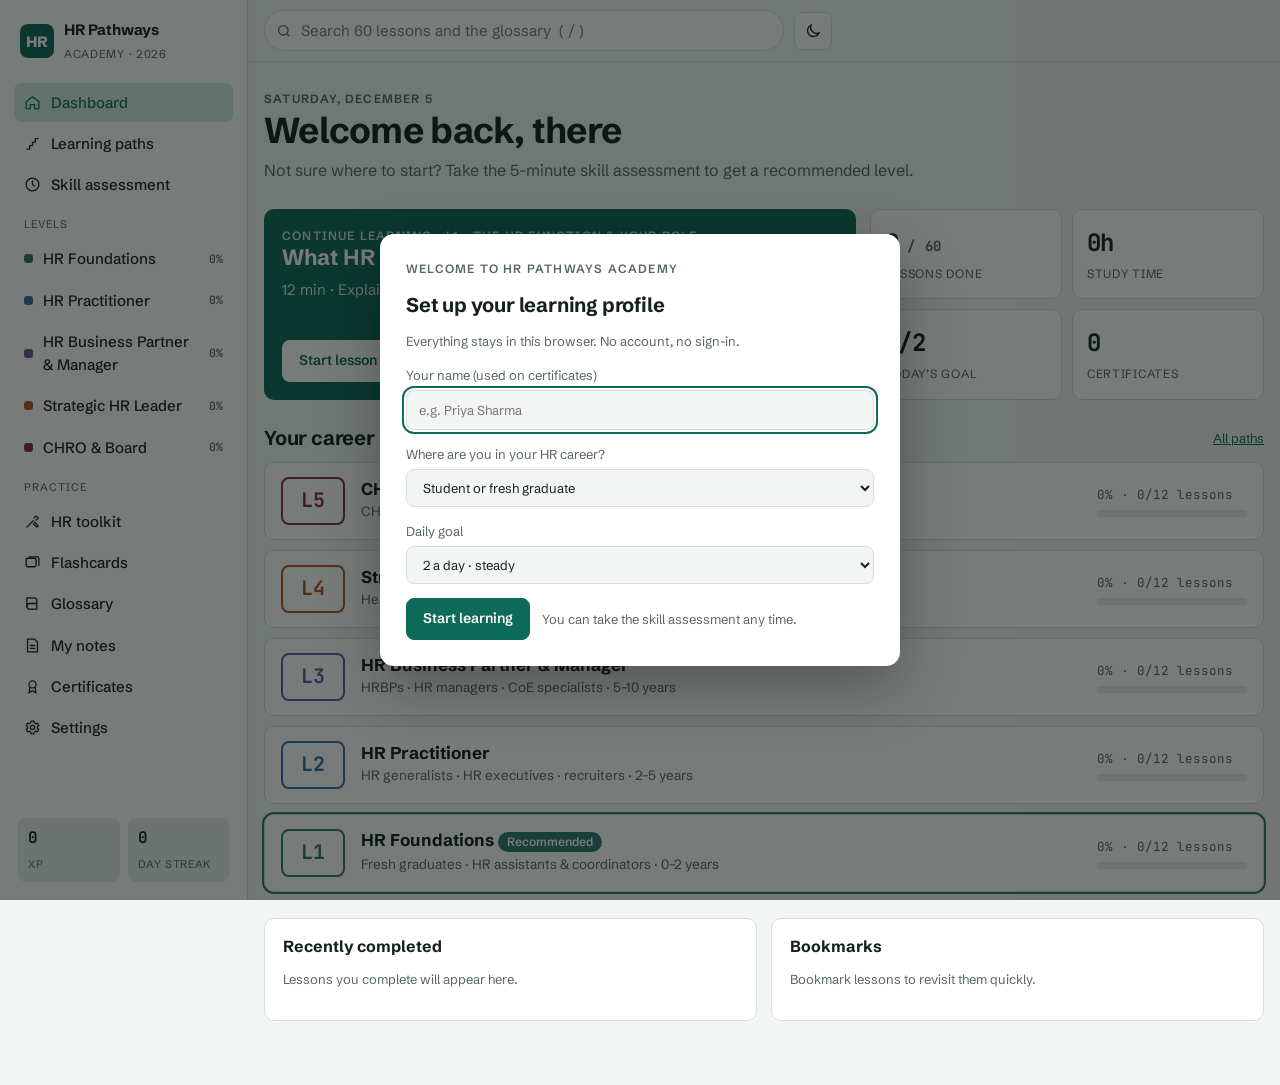
<file: index.html>
<!doctype html>
<html lang="en">
<head>
<meta charset="utf-8">
<meta name="viewport" content="width=device-width, initial-scale=1, viewport-fit=cover">
<title>HR Pathways Academy</title>
<meta name="claude:viewport-fit-sides" content="cover">
<meta name="description" content="A free, offline-ready learning management system for HR professionals, from fresh graduates to CHROs.">
<link rel="preconnect" href="https://fonts.googleapis.com">
<link rel="preconnect" href="https://fonts.gstatic.com" crossorigin>
<link rel="stylesheet" href="https://fonts.googleapis.com/css2?family=JetBrains+Mono:wght@500;700&family=Literata:ital,opsz,wght@0,7..72,400;0,7..72,600;1,7..72,400&family=Schibsted+Grotesk:wght@400;500;600;700;800&display=swap">
<style>
/* Layout: fixed left rail of navigation + a reading column; rail collapses to a drawer under 900px. */
:root {
  --bg: #f2f5f4; --surface: #ffffff; --surface-2: #e8eeec; --line: #d5dfdc;
  --ink: #14211e; --muted: #56675f; --accent: #0e6b59; --accent-ink: #ffffff; --accent-soft: #d6ece6;
  --gold: #b07418; --good: #1f7a4a; --bad: #b3372f; --warn: #a86a00;
  --l1: #2f7d6d; --l2: #3a6ea5; --l3: #7254a3; --l4: #b05b26; --l5: #8a2e4b;
  --font-ui: "Schibsted Grotesk", "Segoe UI", system-ui, -apple-system, sans-serif;
  --font-read: "Literata", Georgia, "Times New Roman", serif;
  --font-num: "JetBrains Mono", ui-monospace, "SFMono-Regular", Menlo, monospace;
  --r: 10px; --shadow: 0 1px 2px rgba(20,33,30,.06), 0 4px 16px rgba(20,33,30,.05);
}
@media (prefers-color-scheme: dark) { :root:not([data-theme="light"]) {
  --bg: #0e1513; --surface: #16201d; --surface-2: #1d2a26; --line: #2a3a35;
  --ink: #e4ede9; --muted: #98aaa3; --accent: #4cc3a5; --accent-ink: #062019; --accent-soft: #173a31;
  --gold: #e2aa50; --good: #5fcb8c; --bad: #f07a70; --warn: #e8b34c;
  --l1: #5bbfa9; --l2: #77a6dc; --l3: #a990d8; --l4: #e39360; --l5: #d77796;
  --shadow: 0 1px 2px rgba(0,0,0,.3); color-scheme: dark; } }
:root[data-theme="dark"] {
  --bg: #0e1513; --surface: #16201d; --surface-2: #1d2a26; --line: #2a3a35;
  --ink: #e4ede9; --muted: #98aaa3; --accent: #4cc3a5; --accent-ink: #062019; --accent-soft: #173a31;
  --gold: #e2aa50; --good: #5fcb8c; --bad: #f07a70; --warn: #e8b34c;
  --l1: #5bbfa9; --l2: #77a6dc; --l3: #a990d8; --l4: #e39360; --l5: #d77796;
  --shadow: 0 1px 2px rgba(0,0,0,.3); color-scheme: dark; }

* { box-sizing: border-box; }
html, body { height: 100%; }
body { margin: 0; background: var(--bg); color: var(--ink); font: 15px/1.55 var(--font-ui); -webkit-font-smoothing: antialiased; }
a { color: var(--accent); }
button, input, textarea, select { font: inherit; color: inherit; }
:focus-visible { outline: 2px solid var(--accent); outline-offset: 2px; border-radius: 4px; }
h1, h2, h3 { text-wrap: balance; line-height: 1.2; margin: 0; }
.num { font-family: var(--font-num); font-variant-numeric: tabular-nums; }

/* App frame */
.app { display: grid; grid-template-columns: 248px minmax(0, 1fr); min-height: 100%; }
.rail { position: sticky; top: 0; height: 100vh; overflow-y: auto; background: var(--surface); border-right: 1px solid var(--line);
  padding: max(18px, env(safe-area-inset-top, 0px)) 14px 18px max(14px, env(safe-area-inset-left, 0px)); display: flex; flex-direction: column; gap: 18px; }
.brand { display: flex; align-items: center; gap: 10px; text-decoration: none; color: var(--ink); padding: 0 6px; }
.brand-mark { width: 34px; height: 34px; border-radius: 8px; background: var(--accent); color: var(--accent-ink); display: grid; place-items: center; font-weight: 800; letter-spacing: -.02em; }
.brand b { display: block; font-size: 15px; letter-spacing: -.01em; }
.brand small { color: var(--muted); font-size: 11.5px; letter-spacing: .06em; text-transform: uppercase; }
.nav { display: flex; flex-direction: column; gap: 2px; }
.nav-label { font-size: 11px; letter-spacing: .09em; text-transform: uppercase; color: var(--muted); padding: 10px 10px 4px; }
.nav a { display: flex; align-items: center; gap: 10px; padding: 8px 10px; border-radius: 8px; color: var(--ink); text-decoration: none; font-weight: 500; }
.nav a:hover { background: var(--surface-2); }
.nav a.on { background: var(--accent-soft); color: var(--accent); }
.nav a .dot { width: 9px; height: 9px; border-radius: 3px; flex: none; }
.nav a .pct { margin-left: auto; font-size: 11.5px; color: var(--muted); }
.nav svg { width: 17px; height: 17px; flex: none; stroke: currentColor; fill: none; stroke-width: 1.8; stroke-linecap: round; stroke-linejoin: round; }
.rail-foot { margin-top: auto; display: flex; gap: 8px; padding: 0 4px; }
.stat-chip { flex: 1; background: var(--surface-2); border-radius: 8px; padding: 8px 10px; }
.stat-chip b { display: block; font-family: var(--font-num); font-size: 16px; }
.stat-chip span { font-size: 11px; color: var(--muted); text-transform: uppercase; letter-spacing: .06em; }

.main { min-width: 0; display: flex; flex-direction: column; }
.topbar { position: sticky; top: env(safe-area-inset-top, 0px); z-index: 5; background: color-mix(in srgb, var(--bg) 88%, transparent); backdrop-filter: blur(8px);
  border-bottom: 1px solid var(--line); display: flex; align-items: center; gap: 10px;
  padding-block: 10px; padding-left: max(16px, env(safe-area-inset-left, 0px)); padding-right: max(16px, env(safe-area-inset-right, 0px)); }
.icon-btn.menu-btn { display: none; }
.search { position: relative; flex: 1; max-width: 520px; }
.search input { width: 100%; border: 1px solid var(--line); background: var(--surface); border-radius: 999px; padding: 8px 14px 8px 36px; }
.search svg { position: absolute; left: 12px; top: 50%; transform: translateY(-50%); width: 16px; height: 16px; stroke: var(--muted); fill: none; stroke-width: 2; }
.results { position: absolute; top: calc(100% + 6px); left: 0; right: 0; background: var(--surface); border: 1px solid var(--line); border-radius: var(--r); box-shadow: var(--shadow); max-height: 60vh; overflow-y: auto; z-index: 20; }
.results a { display: block; padding: 10px 14px; text-decoration: none; color: var(--ink); border-bottom: 1px solid var(--line); }
.results a:last-child { border-bottom: 0; }
.results a:hover, .results a.hi { background: var(--surface-2); }
.results small { color: var(--muted); display: block; }
.icon-btn { border: 1px solid var(--line); background: var(--surface); border-radius: 8px; width: 38px; height: 38px; display: grid; place-items: center; cursor: pointer; }
.icon-btn svg { width: 18px; height: 18px; stroke: currentColor; fill: none; stroke-width: 1.8; }

.view { padding-block: 28px 64px; padding-left: max(16px, env(safe-area-inset-left, 0px)); padding-right: max(16px, env(safe-area-inset-right, 0px)); width: 100%; max-width: 1080px; margin: 0 auto; display: flex; flex-direction: column; gap: 26px; }
.eyebrow { font-size: 12px; letter-spacing: .1em; text-transform: uppercase; color: var(--muted); font-weight: 600; }
.h1 { font-size: clamp(26px, 3.4vw, 36px); letter-spacing: -.02em; font-weight: 700; }
.h2 { font-size: 20px; letter-spacing: -.01em; font-weight: 700; }
.lede { color: var(--muted); max-width: 66ch; margin: 6px 0 0; font-size: 16px; }
.row { display: flex; gap: 12px; flex-wrap: wrap; align-items: center; }
.grid { display: grid; gap: 14px; }
.g2 { grid-template-columns: repeat(auto-fit, minmax(300px, 1fr)); }
.g3 { grid-template-columns: repeat(auto-fit, minmax(230px, 1fr)); }
.panel { background: var(--surface); border: 1px solid var(--line); border-radius: var(--r); padding: 18px; min-width: 0; }
.panel h3 { font-size: 16px; }
.muted { color: var(--muted); }
.small { font-size: 13px; }

.btn { display: inline-flex; align-items: center; gap: 8px; border: 1px solid var(--line); background: var(--surface); color: var(--ink); border-radius: 8px; padding: 9px 16px; cursor: pointer; text-decoration: none; font-weight: 600; font-size: 14px; }
.btn:hover { border-color: var(--accent); }
.btn.primary { background: var(--accent); border-color: var(--accent); color: var(--accent-ink); }
.btn.primary:hover { filter: brightness(1.07); }
.btn.ghost { background: transparent; }
.btn.danger { color: var(--bad); }
.btn[disabled] { opacity: .5; cursor: not-allowed; }

.bar { height: 7px; border-radius: 99px; background: var(--surface-2); overflow: hidden; }
.bar > i { display: block; height: 100%; background: var(--c, var(--accent)); border-radius: 99px; transition: width .4s ease; }
.pill { display: inline-flex; align-items: center; gap: 6px; font-size: 12px; font-weight: 600; padding: 3px 9px; border-radius: 99px; background: var(--surface-2); color: var(--muted); }
.pill.good { color: var(--good); background: color-mix(in srgb, var(--good) 14%, transparent); }
.pill.lvl { color: #fff; background: var(--c); }

/* Hero / dashboard */
.hello { display: grid; grid-template-columns: minmax(0, 1.5fr) minmax(0, 1fr); gap: 14px; }
.continue { background: var(--accent); color: var(--accent-ink); border: 0; display: flex; flex-direction: column; gap: 12px; justify-content: space-between; }
.continue .eyebrow { color: inherit; opacity: .8; }
.continue h2 { font-size: 22px; }
.continue .btn { align-self: flex-start; background: var(--accent-ink); color: var(--accent); border-color: transparent; }
.kpis { display: grid; grid-template-columns: repeat(2, minmax(0, 1fr)); gap: 10px; }
.kpi { background: var(--surface); border: 1px solid var(--line); border-radius: var(--r); padding: 14px; }
.kpi b { font-family: var(--font-num); font-size: 24px; display: block; letter-spacing: -.02em; }
.kpi span { font-size: 12px; color: var(--muted); text-transform: uppercase; letter-spacing: .06em; }

/* Level ladder */
.ladder { display: flex; flex-direction: column; gap: 10px; }
.rung { display: grid; grid-template-columns: 64px minmax(0, 1fr) 150px; gap: 16px; align-items: center; text-decoration: none; color: var(--ink); background: var(--surface); border: 1px solid var(--line); border-radius: var(--r); padding: 14px 16px; }
.rung:hover { border-color: var(--c); }
.rung .code { font-family: var(--font-num); font-weight: 700; font-size: 20px; color: var(--c); border: 2px solid var(--c); border-radius: 8px; height: 48px; display: grid; place-items: center; }
.rung h3 { font-size: 17px; }
.rung p { margin: 2px 0 0; color: var(--muted); font-size: 13.5px; }
.rung .prog { display: flex; flex-direction: column; gap: 6px; font-size: 12.5px; color: var(--muted); }
.rung.rec { box-shadow: 0 0 0 2px var(--c); }

/* Level page */
.level-head { border-left: 5px solid var(--c); padding-left: 16px; display: flex; flex-direction: column; gap: 6px; }
.module { background: var(--surface); border: 1px solid var(--line); border-radius: var(--r); overflow: hidden; }
.module-head { padding: 16px 18px; display: flex; gap: 14px; align-items: flex-start; justify-content: space-between; flex-wrap: wrap; border-bottom: 1px solid var(--line); }
.module-head h3 { font-size: 17px; }
.module-head p { margin: 4px 0 0; color: var(--muted); font-size: 14px; }
.lesson-row { display: flex; align-items: center; gap: 12px; padding: 12px 18px; border-bottom: 1px solid var(--line); text-decoration: none; color: var(--ink); }
.lesson-row:last-child { border-bottom: 0; }
.lesson-row:hover { background: var(--surface-2); }
.lesson-row .tick { width: 22px; height: 22px; border-radius: 50%; border: 2px solid var(--line); flex: none; display: grid; place-items: center; font-size: 12px; color: transparent; }
.lesson-row.done .tick { background: var(--good); border-color: var(--good); color: #fff; }
.lesson-row .t { flex: 1; min-width: 0; }
.lesson-row .m { font-size: 12.5px; color: var(--muted); white-space: nowrap; }
.lesson-row.quiz .tick { border-style: dashed; }

/* Lesson reader */
.crumbs { font-size: 13px; color: var(--muted); display: flex; gap: 6px; flex-wrap: wrap; }
.crumbs a { color: var(--muted); }
.reader { display: grid; grid-template-columns: minmax(0, 1fr) 280px; gap: 28px; align-items: start; }
.prose { font-family: var(--font-read); font-size: 17px; line-height: 1.7; max-width: 68ch; min-width: 0; }
.prose h2 { font-family: var(--font-ui); font-size: 20px; margin: 30px 0 8px; }
.prose h3 { font-family: var(--font-ui); font-size: 17px; margin: 22px 0 6px; }
.prose p { margin: 0 0 14px; }
.prose ul, .prose ol { padding-left: 22px; margin: 0 0 14px; }
.prose li { margin: 4px 0; }
.prose blockquote { margin: 18px 0; padding: 12px 16px; background: var(--accent-soft); border-radius: 8px; font-family: var(--font-ui); font-size: 15.5px; font-weight: 500; }
.prose .tbl { overflow-x: auto; margin: 0 0 16px; border: 1px solid var(--line); border-radius: 8px; }
.prose table { border-collapse: collapse; width: 100%; font-family: var(--font-ui); font-size: 14px; }
.prose th, .prose td { padding: 8px 12px; text-align: left; border-bottom: 1px solid var(--line); vertical-align: top; }
.prose th { background: var(--surface-2); font-weight: 600; }
.prose tr:last-child td { border-bottom: 0; }
.side { position: sticky; top: 80px; display: flex; flex-direction: column; gap: 14px; }
.side ul { margin: 6px 0 0; padding-left: 18px; font-size: 14px; }
.side textarea { width: 100%; min-height: 140px; border: 1px solid var(--line); border-radius: 8px; background: var(--bg); padding: 10px; resize: vertical; font-size: 14px; }
.takeaways { background: var(--surface); border: 1px solid var(--line); border-radius: var(--r); padding: 18px; font-family: var(--font-ui); }
.takeaways ul { margin: 8px 0 0; padding-left: 20px; }
.activity { border: 1px dashed var(--accent); border-radius: var(--r); padding: 16px 18px; font-family: var(--font-ui); }
.pager { display: flex; justify-content: space-between; gap: 12px; flex-wrap: wrap; }

/* Quiz */
.q { background: var(--surface); border: 1px solid var(--line); border-radius: var(--r); padding: 18px; display: flex; flex-direction: column; gap: 10px; }
.q h3 { font-size: 16px; font-weight: 600; }
.opt { display: flex; gap: 10px; align-items: flex-start; text-align: left; border: 1px solid var(--line); background: var(--bg); border-radius: 8px; padding: 10px 12px; cursor: pointer; width: 100%; }
.opt:hover:not([disabled]) { border-color: var(--accent); }
.opt .k { font-family: var(--font-num); font-weight: 700; color: var(--muted); }
.opt.sel { border-color: var(--accent); background: var(--accent-soft); }
.opt.right { border-color: var(--good); background: color-mix(in srgb, var(--good) 14%, transparent); }
.opt.wrong { border-color: var(--bad); background: color-mix(in srgb, var(--bad) 12%, transparent); }
.opt[disabled] { cursor: default; }
.explain { font-size: 14px; color: var(--muted); border-left: 3px solid var(--line); padding-left: 10px; }
.score { font-family: var(--font-num); font-size: 44px; font-weight: 700; letter-spacing: -.03em; }

/* Toolkit */
.calc label { display: flex; flex-direction: column; gap: 4px; font-size: 13px; color: var(--muted); }
.calc input { border: 1px solid var(--line); background: var(--bg); border-radius: 8px; padding: 8px 10px; font-family: var(--font-num); color: var(--ink); width: 100%; }
.calc .fields { display: grid; grid-template-columns: repeat(auto-fit, minmax(120px, 1fr)); gap: 10px; margin: 10px 0; }
.calc .out { font-family: var(--font-num); font-size: 22px; font-weight: 700; }
.calc .out small { font-family: var(--font-ui); font-size: 13px; font-weight: 500; color: var(--muted); display: block; }
pre.tpl { background: var(--bg); border: 1px solid var(--line); border-radius: 8px; padding: 14px; overflow-x: auto; font-family: var(--font-num); font-size: 12.5px; line-height: 1.55; white-space: pre; margin: 10px 0 0; max-height: 360px; }

/* Flashcards */
.card-stage { display: flex; flex-direction: column; align-items: center; gap: 16px; }
.flash { width: min(560px, 100%); min-height: 240px; background: var(--surface); border: 1px solid var(--line); border-radius: 16px; box-shadow: var(--shadow); padding: 28px; display: grid; place-items: center; text-align: center; cursor: pointer; }
.flash .term { font-size: 28px; font-weight: 700; letter-spacing: -.02em; }
.flash .def { font-family: var(--font-read); font-size: 18px; }
.boxes { display: flex; gap: 6px; flex-wrap: wrap; justify-content: center; }

/* Glossary */
.gloss { display: grid; grid-template-columns: 200px minmax(0, 1fr); border-top: 1px solid var(--line); }
.gloss dt, .gloss dd { padding: 10px 0; border-bottom: 1px solid var(--line); margin: 0; }
.gloss dt { font-weight: 700; padding-right: 12px; }

/* Certificate */
.cert { background: var(--surface); border: 1px solid var(--line); border-radius: 4px; padding: clamp(24px, 5vw, 56px); text-align: center; position: relative; outline: 6px double var(--c); outline-offset: -18px; display: flex; flex-direction: column; gap: 14px; align-items: center; }
.cert .who { font-family: var(--font-read); font-size: clamp(28px, 5vw, 44px); font-style: italic; border-bottom: 1px solid var(--line); padding: 0 24px 6px; }
.cert .lv { font-size: 20px; font-weight: 700; color: var(--c); }
.cert .meta { display: flex; gap: 28px; flex-wrap: wrap; justify-content: center; font-size: 13px; color: var(--muted); }

/* Onboarding modal */
.scrim { position: fixed; inset: 0; background: rgba(8,16,14,.55); display: grid; place-items: center; z-index: 50; padding: 16px; }
.modal { background: var(--surface); border-radius: 14px; padding: 26px; width: min(520px, 100%); display: flex; flex-direction: column; gap: 14px; box-shadow: 0 20px 60px rgba(0,0,0,.3); max-height: 90vh; overflow-y: auto; }
.modal label { display: flex; flex-direction: column; gap: 5px; font-size: 13px; color: var(--muted); }
.modal input, .modal select, .field { border: 1px solid var(--line); background: var(--bg); border-radius: 8px; padding: 9px 12px; color: var(--ink); width: 100%; }
textarea.field { min-height: 120px; font-family: var(--font-num); font-size: 12px; }

.toast { position: fixed; bottom: max(20px, calc(env(safe-area-inset-bottom, 0px) + 12px)); left: 50%; transform: translateX(-50%); background: var(--ink); color: var(--bg); padding: 10px 18px; border-radius: 99px; font-weight: 600; z-index: 60; box-shadow: var(--shadow); }
.empty { text-align: center; padding: 30px; color: var(--muted); }

@media (max-width: 900px) {
  .app { grid-template-columns: minmax(0, 1fr); }
  .rail { position: fixed; inset: 0 auto 0 0; width: 280px; z-index: 40; transform: translateX(-100%); transition: transform .2s ease; box-shadow: var(--shadow); }
  .app.open .rail { transform: none; }
  .app.open::after { content: ""; position: fixed; inset: 0; background: rgba(0,0,0,.35); z-index: 30; }
  .icon-btn.menu-btn { display: grid; }
  .reader { grid-template-columns: minmax(0, 1fr); }
  .side { position: static; }
  .hello { grid-template-columns: minmax(0, 1fr); }
  .rung { grid-template-columns: 52px minmax(0, 1fr); }
  .rung .prog { grid-column: 1 / -1; }
}
@media (max-width: 520px) {
  .gloss { grid-template-columns: minmax(0, 1fr); }
  .gloss dt { border-bottom: 0; padding-bottom: 0; }
  .prose { font-size: 16px; }
}
@media (prefers-reduced-motion: reduce) { * { transition: none !important; } }
@media print {
  .rail, .topbar, .no-print { display: none !important; }
  .app { display: block; } .view { padding: 0; }
}
</style>
</head>
<body>
<div class="app" id="app">
  <aside class="rail" aria-label="Main navigation">
    <a class="brand" href="#home"><span class="brand-mark">HR</span><span><b>HR Pathways</b><small>Academy · 2026</small></span></a>
    <nav class="nav" id="nav"></nav>
    <div class="rail-foot">
      <div class="stat-chip"><b id="xp">0</b><span>XP</span></div>
      <div class="stat-chip"><b id="streak">0</b><span>Day streak</span></div>
    </div>
  </aside>
  <div class="main">
    <header class="topbar">
      <button class="icon-btn menu-btn" id="menu" aria-label="Open menu"></button>
      <div class="search" role="search">
        <svg></svg>
        <input id="q" type="search" placeholder="Search 60 lessons and the glossary  ( / )" autocomplete="off" aria-label="Search lessons">
        <div class="results" id="results" hidden></div>
      </div>
      <button class="icon-btn" id="theme" aria-label="Toggle dark mode"></button>
    </header>
    <main class="view" id="view"></main>
  </div>
</div>
<script>
window.LMS = { levels: [], addLevel(l) { this.levels.push(l); } };
LMS.addLevel({
  id: 'l1', code: 'L1', name: 'HR Foundations',
  audience: 'Fresh graduates · HR assistants & coordinators · 0–2 years',
  blurb: 'How HR works, the employee lifecycle, hiring and onboarding basics, records, payroll and the legal ground rules every HR professional must know.',
  modules: [
    {
      id: 'm1', title: 'The HR Function & Your Role',
      summary: 'What modern HR does, how it is organised, and the ethics that come with the job.',
      lessons: [
        {
          id: '1', t: 'What HR does in 2026', mins: 12,
          obj: ['Explain the purpose of HR in business terms', 'Describe the three-pillar HR operating model', 'Identify where entry-level roles fit'],
          body: `HR exists to help the organisation get the right people, in the right roles, performing and growing, at a sustainable cost and within the law. Everything else is a means to that end.

## The three-pillar model
Most mid-size and large organisations organise HR around the model popularised by Dave Ulrich:

- **HR Business Partners (HRBPs)** sit with business leaders and translate business goals into people priorities.
- **Centres of Excellence (CoEs)** hold deep expertise: talent acquisition, reward, learning, organisation development, employee relations, people analytics.
- **HR Shared Services / People Operations** deliver transactional work at scale: onboarding paperwork, payroll inputs, data changes, employee queries, often through a portal or chatbot.

In 2026 a fourth layer is common: **HR technology and AI**, which owns the HRIS, self-service, automation and AI assistants that handle routine questions.

## Where you fit
Entry roles (HR Assistant, Coordinator, People Ops Associate, Recruitment Coordinator) usually sit in shared services or support a CoE. Your work is the foundation: if data is wrong or an offer letter is late, the strategy above you fails.

> Credibility in HR is built on accuracy and follow-through first, and on ideas second.

## Four outcomes HR is judged on
| Outcome | Example measure |
|---|---|
| Talent supply | Time to fill, quality of hire |
| Performance & capability | Goal attainment, skills coverage |
| Engagement & retention | eNPS, regretted attrition |
| Cost & compliance | HR cost per employee, audit findings |`,
          take: ['HR serves business outcomes, not process for its own sake', 'Know the HRBP / CoE / shared services split in your company', 'Accuracy and responsiveness are your early-career reputation'],
          act: 'Draw your organisation’s HR structure. Mark who owns recruitment, payroll, learning and employee relations, and where your role sits.'
        },
        {
          id: '2', t: 'The employee lifecycle', mins: 10,
          obj: ['Name the stages of the employee lifecycle', 'Link HR processes to each stage', 'Recognise moments that matter to employees'],
          body: `The employee lifecycle is the journey from first hearing about an employer to becoming an alumnus. Mapping it helps you see how each HR process connects.

## The seven stages
1. **Attract** – employer brand, careers site, referrals.
2. **Recruit** – requisition, sourcing, screening, interviews, offer.
3. **Onboard** – pre-boarding, day one, first 90 days.
4. **Develop** – learning, coaching, career moves.
5. **Perform** – goals, feedback, reviews, recognition.
6. **Retain** – reward, engagement, wellbeing, internal mobility.
7. **Separate** – resignation or termination, exit interview, offboarding, alumni.

## Moments that matter
Employees do not experience "processes"; they experience moments: the first payslip, the first one-to-one with a manager, a promotion conversation, a parental leave return, a bereavement. Getting these moments right matters more than any policy document.

> Practical rule: for every process you own, ask "what does the employee see, feel and need to do at this step?"

## Data follows the lifecycle
Every stage creates records: application data, contracts, emergency contacts, performance ratings, leaver reasons. Good HR keeps this data accurate, secure and retained only as long as legally required.`,
          take: ['The lifecycle runs from attraction to alumni', 'Design around employee moments, not internal handoffs', 'Each stage creates data you must protect'],
          act: 'Pick one lifecycle stage. List three moments that matter to employees in that stage and one improvement for each.'
        },
        {
          id: '3', t: 'Ethics, confidentiality & data privacy', mins: 12,
          obj: ['Apply confidentiality rules to everyday HR work', 'Explain core data protection principles', 'Handle ethical dilemmas with a simple framework'],
          body: `HR holds the most sensitive information in the company: salaries, health conditions, disciplinary records, investigations, home addresses. Trust is your licence to operate.

## Core data protection principles
Most privacy laws (GDPR in Europe, DPDP Act in India, CCPA/CPRA in California, PDPA in Singapore) share the same ideas:

- **Lawful purpose** – collect data only for a clear, legitimate reason.
- **Minimisation** – collect no more than you need.
- **Accuracy** – keep it correct and up to date.
- **Storage limitation** – delete it when the retention period ends.
- **Security** – restrict access; never email unprotected spreadsheets of personal data.
- **Rights** – employees can usually access and correct their data.

## Everyday confidentiality
- Discuss individual cases only with people who need to know.
- Lock your screen. Do not leave printouts on the printer.
- Never paste employee personal data into public AI tools. Use only company-approved tools.
- If a colleague asks "is X being fired?", the answer is "I can’t discuss other employees."

## An ethical decision check
When something feels wrong, ask:
1. Is it legal and in line with policy?
2. Would I be comfortable if this appeared in the news or in front of the employee?
3. Is it fair and consistent with how others were treated?
4. Who should I escalate to?

> When in doubt, pause and escalate. Speed never justifies a breach of trust.`,
          take: ['Treat all people data as confidential by default', 'Minimise, secure and delete data on schedule', 'Never put personal data into unapproved AI tools'],
          act: 'Find your company’s data retention schedule. Note how long it keeps candidate data, payroll records and disciplinary files.'
        }
      ],
      quiz: [
        { q: 'In the three-pillar HR model, who typically handles high-volume transactions like data changes and employee queries?', o: ['HR Business Partners', 'Centres of Excellence', 'Shared Services / People Operations', 'The board'], a: 2, e: 'Shared services deliver transactional work at scale, often through portals and chatbots.' },
        { q: 'Which stage of the employee lifecycle includes the first 90 days?', o: ['Attract', 'Onboard', 'Perform', 'Separate'], a: 1, e: 'Onboarding covers pre-boarding, day one and the first 90 days.' },
        { q: 'A manager asks you to email a spreadsheet of all salaries to their personal Gmail. What should you do?', o: ['Send it password-protected', 'Send it, managers have access rights', 'Decline and explain data security policy, offer a secure company channel if access is authorised', 'Send only half the data'], a: 2, e: 'Personal accounts are outside company security controls. Use approved, secure channels only, and only if access is authorised.' },
        { q: 'The data protection principle "collect no more than you need" is called:', o: ['Accuracy', 'Minimisation', 'Storage limitation', 'Portability'], a: 1, e: 'Data minimisation limits collection to what is necessary for the purpose.' },
        { q: 'What is the best first answer to a colleague asking whether another employee is being dismissed?', o: ['Share what you know off the record', 'Say you can’t discuss other employees', 'Ignore the question', 'Ask the manager to answer'], a: 1, e: 'Confidentiality applies to all individual cases; a clear, polite refusal protects everyone.' }
      ]
    },
    {
      id: 'm2', title: 'Recruitment & Onboarding Essentials',
      summary: 'Write job descriptions, screen fairly, run structured interviews and onboard new hires well.',
      lessons: [
        {
          id: '1', t: 'Job descriptions & sourcing', mins: 12,
          obj: ['Write a clear, inclusive job description', 'Separate must-have from nice-to-have requirements', 'Choose sourcing channels for different roles'],
          body: `A good hire starts with a clear definition of the job. Vague job descriptions attract the wrong applicants and make fair selection impossible.

## Anatomy of a job description
- **Job title** – use the market-standard title people actually search for.
- **Purpose** – one or two sentences on why the role exists.
- **Key responsibilities** – 5–8 outcome-focused bullets ("Reduce invoice errors by…", not "Responsible for invoices").
- **Requirements** – split into *must-have* (3–5 items) and *nice-to-have*.
- **Skills over credentials** – ask "does this role truly need a degree?" Skills-based hiring widens the talent pool.
- **Pay range and location / hybrid policy** – increasingly required by law (many US states, the EU Pay Transparency Directive from 2026).

## Inclusive language
Avoid gender-coded words ("rockstar", "aggressive", "ninja"), unnecessary years-of-experience thresholds and physical requirements that are not essential. Long must-have lists discourage qualified candidates, especially women, from applying.

## Sourcing channels
| Channel | Best for |
|---|---|
| Employee referrals | Fast, high-retention hires |
| Job boards & LinkedIn | Volume and mid-level roles |
| Campus & internships | Graduate pipelines |
| Direct sourcing / search | Scarce skills and senior roles |
| Internal mobility | Retention and speed |

> Always post internally first where policy allows. Internal hires ramp faster and signal career paths.`,
          take: ['Write outcomes, not duties', 'Keep must-haves short and genuine', 'Match the sourcing channel to the role'],
          act: 'Rewrite one existing job description: cut must-haves to five, add a pay range, and remove any gender-coded words.'
        },
        {
          id: '2', t: 'Screening & structured interviews', mins: 14,
          obj: ['Screen applications consistently', 'Design a structured interview with a scorecard', 'Avoid common interview biases'],
          body: `Unstructured "chat" interviews are poor predictors of job performance. Structured interviews, where every candidate gets the same questions scored against the same criteria, are among the most valid selection methods.

## Screening
Screen against the must-have criteria only. Use a simple yes / no / maybe grid and record reasons. If AI screening tools are used, HR must know what criteria they apply and check for bias.

## Building a structured interview
1. Identify 4–6 competencies from the job description.
2. Write 1–2 questions per competency.
3. Define what a poor, good and excellent answer looks like (a behaviourally anchored rating scale).
4. Each interviewer scores independently **before** discussing.

## Question types
- **Behavioural:** "Tell me about a time you had to deliver bad news to a customer. What did you do?" Use the **STAR** structure to probe: Situation, Task, Action, Result.
- **Situational:** "If two managers gave you conflicting urgent tasks, what would you do?"
- **Technical / work sample:** a short, realistic task.

## Biases to watch
| Bias | What happens |
|---|---|
| Halo / horns | One trait colours the whole judgement |
| Affinity | Favouring people like us |
| First impression | Deciding in the first minutes |
| Contrast | Rating relative to the previous candidate |

> Never ask about age, marital status, pregnancy, religion, health or family plans. Ask only what relates to the job.`,
          take: ['Same questions, same scorecard, independent scoring', 'Use STAR to probe for evidence', 'Name biases out loud in debriefs'],
          act: 'Create a one-page interview scorecard for a role you know, with four competencies and anchored ratings 1–4.'
        },
        {
          id: '3', t: 'Onboarding that sticks', mins: 10,
          obj: ['Plan pre-boarding, day one and the first 90 days', 'Explain the business case for onboarding', 'Build a manager onboarding checklist'],
          body: `Many new hires decide within their first weeks whether they will stay. Strong onboarding improves retention and time to productivity.

## Four Cs of onboarding
- **Compliance** – contracts, right-to-work checks, policies, payroll set-up.
- **Clarification** – role expectations, goals, how success is measured.
- **Culture** – values, norms, "how we really work here".
- **Connection** – manager, buddy, team and stakeholder relationships.

## Timeline
**Pre-boarding (offer to day one):** send a welcome message, complete paperwork digitally, ship equipment, share the first-week agenda.

**Day one:** working laptop and access, manager welcome, team lunch or virtual coffee, buddy introduction. Paperwork should already be done.

**First 30 / 60 / 90 days:** clear goals for each period, weekly one-to-ones, a 30-day check-in by HR, a 90-day review against goals.

## Remote and hybrid onboarding
Schedule deliberate connection time, record key sessions, and give the new hire a list of "people to meet" with short intros.

> The manager makes or breaks onboarding. HR designs the system; managers deliver the experience.`,
          take: ['Cover compliance, clarification, culture and connection', 'Finish paperwork before day one', 'Equip managers with a 30-60-90 checklist'],
          act: 'Draft a 30-60-90 day plan for a new HR Assistant joining your team.'
        }
      ],
      quiz: [
        { q: 'Which interview method is consistently among the strongest predictors of job performance?', o: ['Unstructured conversation', 'Structured interview with a scorecard', 'Gut feel of the hiring manager', 'Handwriting analysis'], a: 1, e: 'Structured interviews with defined criteria and independent scoring are far more valid than unstructured ones.' },
        { q: 'STAR stands for:', o: ['Skills, Talent, Ability, Result', 'Situation, Task, Action, Result', 'Strategy, Tactics, Analysis, Review', 'Start, Test, Assess, Rate'], a: 1, e: 'STAR structures behavioural answers around Situation, Task, Action and Result.' },
        { q: 'Which question is appropriate in an interview?', o: ['Do you plan to have children?', 'How old are you?', 'Describe a time you resolved a conflict with a colleague.', 'What religion do you practise?'], a: 2, e: 'Only job-related questions are appropriate; the others invite discrimination claims.' },
        { q: 'Rating a candidate highly on everything because they went to a prestigious university is an example of:', o: ['Contrast bias', 'Halo effect', 'Recency bias', 'Central tendency'], a: 1, e: 'The halo effect lets one positive trait colour the overall judgement.' },
        { q: 'Who has the biggest influence on a new hire’s onboarding experience?', o: ['The CEO', 'Payroll', 'The direct manager', 'IT'], a: 2, e: 'HR designs the process, but the manager delivers the daily experience.' }
      ]
    },
    {
      id: 'm3', title: 'Records, Payroll & Employment Law Basics',
      summary: 'HRIS and records, how payroll works, and the legal fundamentals of employment.',
      lessons: [
        {
          id: '1', t: 'HRIS & employee records', mins: 10,
          obj: ['Describe what an HRIS does', 'Maintain accurate employee master data', 'Understand self-service and audit trails'],
          body: `The Human Resources Information System (HRIS) is the system of record for employee data. Examples include Workday, SAP SuccessFactors, Oracle HCM, Darwinbox, HiBob, BambooHR and Personio.

## Core employee data
- Personal details: legal name, date of birth, address, emergency contact.
- Job data: position, grade, department, manager, location, FTE, contract type.
- Pay data: salary, allowances, bank details, tax identifiers.
- Lifecycle events: hire, transfer, promotion, leave, termination, each with an **effective date**.

## Why effective dates matter
A promotion entered with the wrong effective date causes wrong pay, wrong reports and wrong history. Always check effective date, reason code and approval before saving.

## Self-service
Employees update their own address or bank details; managers approve leave and initiate changes. HR’s role shifts to checking quality and fixing exceptions.

## Data quality habits
- Use dropdowns and standard codes, never free text, for fields used in reporting.
- Run a monthly audit: missing managers, employees without a cost centre, leavers still active.
- Keep a change log; most systems keep an audit trail of who changed what and when.

> Bad data in the HRIS becomes bad decisions in the boardroom.`,
          take: ['The HRIS is the single source of truth', 'Effective dates and reason codes drive accuracy', 'Run regular data quality audits'],
          act: 'Design a five-item monthly data quality checklist for your HRIS.'
        },
        {
          id: '2', t: 'Payroll & benefits basics', mins: 12,
          obj: ['Explain gross-to-net pay', 'Describe the payroll cycle and cut-off', 'Name common benefits'],
          body: `Payroll is the HR process employees notice most. Errors hurt trust immediately.

## Gross to net
**Gross pay** = base salary + allowances + overtime + bonuses.
**Deductions** = income tax withheld + social security or provident fund contributions + pension or retirement contributions + other deductions (loans, benefits).
**Net pay** = gross pay − deductions.

Employers also pay **employer contributions** (social security, pension, insurance) that do not appear in net pay but are part of employment cost.

## The payroll cycle
1. **Inputs** – new hires, leavers, changes, overtime, leave without pay.
2. **Cut-off date** – changes after this go to next month.
3. **Processing and validation** – variance check against last month.
4. **Approval** – finance and HR sign-off.
5. **Payment and payslips.**
6. **Statutory filings** – tax and contribution returns to authorities.

## Variance checks
Compare this month to last month. Investigate any employee whose net pay changed by more than about 10% without a known reason.

## Common benefits
Health insurance, retirement plans, life and disability cover, paid leave, meal or transport allowances, wellbeing programmes, learning budgets, and flexible benefits where employees choose from a menu.

> Never promise an employee a payroll change "this month" until you have checked the cut-off.`,
          take: ['Net = gross − deductions', 'Respect cut-off dates and validate variances', 'Employer contributions are a hidden but real cost'],
          act: 'Take a sample payslip (yours or a template) and label every line as earning, deduction or employer contribution.'
        },
        {
          id: '3', t: 'Employment law fundamentals', mins: 15,
          obj: ['Identify the main areas of employment law', 'Recognise protected characteristics', 'Know when to seek legal advice'],
          body: `Employment law varies by country and even by state, but the same themes appear almost everywhere. Always confirm details against local law and your legal team.

## The main areas
- **Employment contracts** – written terms covering role, pay, hours, notice, probation, confidentiality.
- **Working time** – maximum hours, rest breaks, overtime pay, night work.
- **Minimum wage** – statutory floors that change annually.
- **Leave** – annual leave, sick leave, maternity, paternity and parental leave, public holidays.
- **Anti-discrimination** – equal treatment in hiring, pay, promotion and dismissal.
- **Health and safety** – a duty of care for physical and psychological safety.
- **Termination** – notice, fair reasons, due process, severance.
- **Data privacy** – lawful processing of employee data.

## Protected characteristics
Commonly protected: sex, gender identity, race, ethnicity, colour, religion, age, disability, sexual orientation, pregnancy and maternity, marital status, national origin. Some jurisdictions add caste, genetic information or political opinion.

## Employee vs contractor
Misclassifying employees as contractors exposes the company to back pay, tax and penalties. Tests usually look at control, integration, financial dependency and who provides the tools.

## Harassment
Most jurisdictions require employers to prevent and respond to harassment, including sexual harassment. Some require a formal internal committee (for example India’s POSH Act).

> Your job is not to be a lawyer. Your job is to spot legal risk early and escalate.`,
          take: ['Know the eight main areas of employment law', 'Treat protected characteristics with zero tolerance for discrimination', 'Escalate legal risk early'],
          act: 'List the statutory leave entitlements (annual, sick, maternity, paternity) in your country and their current durations.'
        }
      ],
      quiz: [
        { q: 'A promotion was entered with an effective date three months too early. The most likely consequence is:', o: ['No impact', 'Incorrect back pay and historical reporting', 'The employee gets a new manager', 'The HRIS deletes the record'], a: 1, e: 'Effective dates drive pay calculations and history, so errors flow into payroll and reports.' },
        { q: 'Net pay equals:', o: ['Gross pay plus employer contributions', 'Gross pay minus deductions', 'Base salary only', 'Base salary minus bonus'], a: 1, e: 'Net pay is what remains after taxes and other deductions are taken from gross pay.' },
        { q: 'An employee submits an overtime claim one day after payroll cut-off. What should you tell them?', o: ['It will be paid this month', 'It will be paid in the next payroll cycle', 'Overtime cannot be paid', 'They must resubmit next year'], a: 1, e: 'Changes received after cut-off normally go into the next cycle.' },
        { q: 'Which is typically NOT a protected characteristic?', o: ['Age', 'Disability', 'Favourite sports team', 'Religion'], a: 2, e: 'Protected characteristics relate to identity attributes defined in law, not personal preferences like sports teams.' },
        { q: 'Which factor suggests a worker is an employee rather than a contractor?', o: ['They set their own hours and methods', 'They invoice multiple clients', 'The company controls how, when and where work is done', 'They provide their own tools'], a: 2, e: 'A high degree of control by the company points towards employment status.' }
      ]
    },
    {
      id: 'm4', title: 'Employee Support & Business Basics',
      summary: 'Handle employee queries, apply policies, and use basic HR numbers with confidence.',
      lessons: [
        {
          id: '1', t: 'Handling employee queries & cases', mins: 10,
          obj: ['Manage queries with a case approach', 'Communicate clearly and empathetically', 'Know what to escalate'],
          body: `HR receives a steady stream of questions: leave balances, payslips, policies, letters, personal issues. How you handle them shapes how employees see HR.

## Tiered service model
- **Tier 0 – self-service:** portal, knowledge base, AI assistant.
- **Tier 1 – HR service desk:** standard questions answered within service level agreements.
- **Tier 2 – specialists:** payroll, benefits, immigration, employee relations.
- **Tier 3 – CoE / legal:** complex or high-risk cases.

## The case approach
1. **Log** every query with a reference number.
2. **Classify** by category and urgency.
3. **Respond** with a clear answer, or an acknowledgement and an expected date.
4. **Resolve and confirm** the employee is satisfied.
5. **Learn** – if the same question comes up often, fix the knowledge article or the process.

## Writing good responses
- Start with the answer, then the explanation.
- Use plain language and link to the policy.
- Show empathy when the issue is personal: "I’m sorry to hear about your father. Here’s how bereavement leave works…"

## Always escalate
Allegations of harassment, discrimination, fraud or safety risk; mentions of self-harm; legal threats; requests from lawyers or authorities; anything involving a senior leader.

> Speed matters, but accuracy matters more. A wrong fast answer creates two problems.`,
          take: ['Log, classify, respond, resolve, learn', 'Lead with the answer and show empathy', 'Escalate high-risk issues immediately'],
          act: 'Write an empathetic, clear response to: "Why is my payslip lower this month?"'
        },
        {
          id: '2', t: 'Policies & the employee handbook', mins: 10,
          obj: ['Explain the purpose of HR policies', 'Apply policies consistently', 'Recognise when discretion is appropriate'],
          body: `Policies turn the law and company values into clear rules people can follow. They protect employees and the company by making treatment consistent.

## Core policies most companies have
- Code of conduct and ethics
- Equal opportunity, anti-harassment and anti-bullying
- Leave and attendance
- Working hours, remote and hybrid work
- Grievance and disciplinary procedures
- Data protection and IT acceptable use, including generative AI use
- Expenses and travel
- Whistleblowing and speak-up
- Health, safety and wellbeing

## Writing policies people read
- Short sections, plain language, real examples.
- Say who it applies to, what the rule is, how to get help.
- Version control: date, owner and review cycle (usually annual).

## Consistency vs discretion
Apply the policy the same way to everyone in the same situation. Where the policy gives discretion (for example compassionate leave), document the reason for your decision so you can apply it the same way next time.

> Inconsistency is the most common root cause of discrimination claims. If you made an exception for one employee, you may have created a precedent for all.`,
          take: ['Policies make treatment fair and predictable', 'Keep them short, clear and reviewed annually', 'Document every discretionary decision'],
          act: 'Pick one company policy and rewrite its key rule in three plain-language sentences.'
        },
        {
          id: '3', t: 'HR numbers every beginner should know', mins: 14,
          obj: ['Calculate headcount, attrition and absence rates', 'Use spreadsheets for simple HR analysis', 'Present numbers clearly'],
          body: `Numbers give HR credibility with business leaders. Start with a handful of core metrics and calculate them correctly.

## Core formulas
| Metric | Formula |
|---|---|
| Headcount | Number of employees on a given date |
| FTE | Sum of contracted hours ÷ standard full-time hours |
| Attrition rate (annual) | Leavers in 12 months ÷ average headcount × 100 |
| Voluntary attrition | Resignations ÷ average headcount × 100 |
| Absence rate | Days absent ÷ total scheduled working days × 100 |
| Time to fill | Days from requisition approval to offer acceptance |
| Offer acceptance rate | Offers accepted ÷ offers made × 100 |

**Average headcount** = (headcount at start + headcount at end) ÷ 2, or the average of monthly figures for more accuracy.

## Worked example
Start of year: 480 employees. End of year: 520. Leavers during year: 75.
Average headcount = (480 + 520) ÷ 2 = 500. Attrition = 75 ÷ 500 × 100 = **15%**.

## Spreadsheet skills to build
- Filters, sorting and pivot tables
- XLOOKUP / VLOOKUP to join data
- COUNTIFS and SUMIFS for metrics by department
- Simple charts: one message per chart

> Always state the period, the population and the definition. "15% voluntary attrition, last 12 months, permanent staff only" is a usable number. "15% turnover" is not.`,
          take: ['Learn the seven core HR formulas', 'Average headcount is the usual denominator', 'Always state period, population and definition'],
          act: 'Use the Toolkit’s attrition calculator to compute attrition for your team or a sample dataset.'
        }
      ],
      quiz: [
        { q: 'An employee mentions they have been harassed by their manager while asking about leave. What should you do?', o: ['Answer the leave question only', 'Escalate the allegation according to policy', 'Tell them to talk to their manager', 'Wait to see if they mention it again'], a: 1, e: 'Harassment allegations must always be escalated, regardless of how they come up.' },
        { q: 'Start headcount 200, end headcount 300, 50 leavers in the year. Annual attrition is:', o: ['16.7%', '20%', '25%', '50%'], a: 1, e: 'Average headcount is 250, and 50 ÷ 250 = 20%.' },
        { q: 'What is the most common root cause of discrimination claims linked to policies?', o: ['Policies that are too long', 'Inconsistent application', 'Policies written in plain language', 'Annual reviews'], a: 1, e: 'Treating similar cases differently creates the basis for discrimination claims.' },
        { q: 'Which belongs in Tier 0 of an HR service model?', o: ['Employee relations investigation', 'Self-service portal and AI assistant', 'Legal counsel', 'HR Director'], a: 1, e: 'Tier 0 is self-service: portals, knowledge bases and chatbots.' },
        { q: 'Two part-time employees each work 20 hours where full-time is 40. Their combined FTE is:', o: ['0.5', '1.0', '2.0', '40'], a: 1, e: '40 contracted hours ÷ 40 standard hours = 1.0 FTE.' }
      ]
    }
  ]
});

LMS.addLevel({
  id: 'l2', code: 'L2', name: 'HR Practitioner',
  audience: 'HR generalists · HR executives · recruiters · 2–5 years',
  blurb: 'Run talent acquisition, employee relations, performance, learning and reward processes end to end, and start using data to make the case.',
  modules: [
    {
      id: 'm1', title: 'Talent Acquisition Excellence',
      summary: 'Recruitment funnels, employer brand, candidate experience and the science of selection.',
      lessons: [
        {
          id: '1', t: 'The recruitment funnel & hiring metrics', mins: 14,
          obj: ['Map a recruitment funnel with conversion rates', 'Calculate cost per hire and quality of hire', 'Diagnose funnel bottlenecks'],
          body: `Recruitment is a pipeline. Treat it like one: measure each stage, find the leaks, fix them.

## A typical funnel
| Stage | Example volume | Conversion |
|---|---|---|
| Applicants | 400 | – |
| Screened in | 80 | 20% |
| First interview | 30 | 38% |
| Final interview | 10 | 33% |
| Offers | 4 | 40% |
| Accepted | 3 | 75% |

Working backwards: to make 3 hires, you need roughly 400 applicants. If you need 30 hires next quarter, you can now plan sourcing volume and interviewer time.

## Key metrics
- **Time to fill** – requisition approval to offer accepted.
- **Time to hire** – candidate entering the pipeline to accepting.
- **Cost per hire** = (internal recruiting costs + external costs) ÷ number of hires. Internal costs include recruiter salaries and tools; external costs include agency fees, advertising and assessments.
- **Offer acceptance rate** – a low figure often signals pay or process problems.
- **Quality of hire** – a composite such as first-year performance rating, hiring manager satisfaction and 12-month retention.
- **Source of hire** – which channels produce hires who stay and perform.

## Diagnosing bottlenecks
- Many applicants, few screened in → job ad is too broad or targeted at the wrong market.
- Many final interviews, few offers → unclear criteria or misaligned hiring managers.
- Offers declined → pay below market, slow process, poor candidate experience.

> Hold a 20-minute intake meeting with the hiring manager for every role. It prevents most downstream problems.`,
          take: ['Measure every stage and work backwards from hires', 'Quality of hire matters more than speed', 'Low acceptance rates usually point to pay or process'],
          act: 'Build a funnel for one recent role and identify the stage with the worst conversion. Propose one fix.'
        },
        {
          id: '2', t: 'Employer brand & candidate experience', mins: 10,
          obj: ['Define an employee value proposition (EVP)', 'Design a positive candidate journey', 'Use feedback to improve'],
          body: `Candidates research you before they apply. Your employer brand is what people say about working for you when you are not in the room.

## Employee value proposition (EVP)
The EVP is the honest answer to "why should a talented person work here rather than elsewhere?" It usually covers five areas:

- **Compensation** – pay, bonus, equity.
- **Benefits** – health, leave, flexibility, wellbeing.
- **Career** – growth, learning, mobility.
- **Work environment** – manager quality, autonomy, tools, hybrid policy.
- **Culture and purpose** – mission, values, impact, inclusion.

Build it from evidence: engagement surveys, exit interviews, focus groups with high performers. An EVP that does not match reality increases early attrition.

## Candidate experience
- Respond to every applicant, even rejections. Automate it kindly.
- Share the process and timeline upfront.
- Keep the process short: three or four stages for most roles.
- Give interviewers the candidate profile in advance so they do not ask repeated questions.
- Offer feedback to final-stage candidates.

## Measure it
Run a short candidate survey after interviews (candidate NPS). Monitor Glassdoor, Indeed and LinkedIn reviews. Track drop-out rates by stage.

> Every rejected candidate is a potential customer, referrer or future hire. Treat them that way.`,
          take: ['An EVP must be true, distinctive and evidence-based', 'Communicate timelines and close the loop with everyone', 'Track candidate NPS and drop-outs'],
          act: 'Interview three recent joiners: why did they accept? Draft a five-point EVP from their answers.'
        },
        {
          id: '3', t: 'Selection science & fair assessment', mins: 14,
          obj: ['Compare the predictive validity of selection methods', 'Combine methods for better decisions', 'Reduce adverse impact'],
          body: `Some selection methods predict job performance much better than others. Decades of research (summarised in meta-analyses such as Schmidt & Hunter, updated by Sackett and colleagues in 2022) give a clear ranking.

## Relative validity (approximate)
| Method | Predictive power |
|---|---|
| Structured interviews | High |
| Job knowledge tests | High |
| Work samples / job simulations | Moderate to high |
| Cognitive ability tests | Moderate (with adverse-impact risk) |
| Integrity / conscientiousness measures | Moderate |
| Unstructured interviews | Low to moderate |
| Years of experience | Low |
| Education level | Low |
| Graphology, astrology | None |

## Combining methods
No single tool is enough. A strong process combines a structured interview with a work sample or job knowledge test, then makes a decision using pre-agreed weightings.

## Adverse impact
A selection step has adverse impact when one group passes at a much lower rate than another. A common check is the **four-fifths rule**: if a group’s selection rate is less than 80% of the highest group’s rate, investigate.

Example: 50% of men pass a test but only 30% of women. 30 ÷ 50 = 60%, below 80%, so investigate.

## AI-assisted assessment
AI screening and video-analysis tools must be validated for job-relatedness and audited for bias. New York City requires bias audits of automated employment decision tools, and under the EU AI Act hiring AI is classed as high-risk.

> Valid and fair are not in tension. Structured, job-related methods tend to be both.`,
          take: ['Use structured interviews and work samples', 'Experience and education are weak predictors', 'Monitor pass rates with the four-fifths rule'],
          act: 'Audit one hiring process: list each step, its validity, and whether you track pass rates by group.'
        }
      ],
      quiz: [
        { q: 'Recruiting costs were $60,000 internal and $90,000 external for 50 hires. Cost per hire is:', o: ['$1,200', '$1,800', '$3,000', '$7,500'], a: 2, e: '($60,000 + $90,000) ÷ 50 = $3,000.' },
        { q: 'Many candidates decline offers. The most likely causes are:', o: ['Too many applicants', 'Below-market pay, slow process or poor experience', 'Too many interviewers trained', 'Strong employer brand'], a: 1, e: 'Offer declines usually trace to pay, speed or candidate experience.' },
        { q: 'Which is the weakest predictor of job performance?', o: ['Structured interview', 'Work sample', 'Years of experience', 'Job knowledge test'], a: 2, e: 'Years of experience has low predictive validity compared with structured methods.' },
        { q: 'Group A selection rate is 40% and Group B is 28%. Under the four-fifths rule:', o: ['No concern, ratio is 70% which is above 50%', 'Investigate, ratio is 70% which is below 80%', 'No concern, both above 25%', 'Stop hiring Group B'], a: 1, e: '28 ÷ 40 = 70%, below the 80% threshold, so adverse impact should be investigated.' },
        { q: 'An EVP that promises more than reality is likely to cause:', o: ['Higher early attrition', 'Lower cost per hire long-term', 'Better quality of hire', 'No effect'], a: 0, e: 'When reality doesn’t match the promise, new hires leave early.' }
      ]
    },
    {
      id: 'm2', title: 'Employee Relations',
      summary: 'Grievances, investigations, discipline, performance improvement and exits done right.',
      lessons: [
        {
          id: '1', t: 'Grievances & workplace investigations', mins: 15,
          obj: ['Run a fair grievance process', 'Plan and conduct an investigation', 'Write an evidence-based investigation report'],
          body: `When an employee raises a concern, how HR responds determines whether trust grows or breaks. Fair process is your best protection, legally and culturally.

## Grievance process
1. **Receive** the complaint in writing or record it accurately.
2. **Acknowledge** quickly and explain next steps and timescales.
3. **Assess** – informal resolution, formal grievance or investigation?
4. **Meet** the employee; they may have the right to be accompanied.
5. **Decide** and communicate the outcome in writing with reasons.
6. **Appeal** – offer a route to someone not previously involved.

## Investigation principles
- **Independence** – the investigator has no conflict of interest.
- **Confidentiality** – shared on a need-to-know basis; no promises of total secrecy.
- **Promptness** – delays damage evidence and wellbeing.
- **No pre-judgement** – gather facts before conclusions.
- **Non-retaliation** – make clear that retaliation is itself misconduct.

## Running interviews
Interview the complainant, the respondent, then witnesses. Use open questions ("What happened next?"), avoid leading ones ("He shouted at you, didn’t he?"). Take careful notes and have them reviewed.

## The report
- Allegations, one by one
- Evidence gathered (interviews, emails, CCTV, system logs)
- Findings on each allegation using the **balance of probabilities** standard (more likely than not)
- Recommendations, not sanctions; the decision-maker decides

> Separate the investigator from the decision-maker wherever possible.`,
          take: ['Acknowledge fast, investigate fairly, decide in writing', 'Use open questions and the balance of probabilities', 'Separate investigation from decision'],
          act: 'Write an investigation plan for a bullying complaint: who to interview, in what order, and what evidence to request.'
        },
        {
          id: '2', t: 'Discipline & performance improvement', mins: 14,
          obj: ['Distinguish misconduct from capability problems', 'Apply progressive discipline fairly', 'Design an effective performance improvement plan'],
          body: `Two different problems need two different processes. **Misconduct** is "won’t" (breaking rules). **Capability or performance** is "can’t" (not meeting the standard despite effort).

## Progressive discipline (misconduct)
1. Informal conversation
2. Verbal warning (recorded)
3. First written warning
4. Final written warning
5. Dismissal

**Gross misconduct** (theft, violence, serious harassment, fraud) can justify skipping steps, but still needs investigation and a hearing.

Every stage needs: a clear allegation in advance, evidence shared, a chance to respond, the right to be accompanied where applicable, a written outcome and a right of appeal.

## Performance improvement plan (PIP)
A PIP should genuinely aim to help someone succeed.

- **The gap** – specific examples of where performance falls short.
- **The standard** – what good looks like, in measurable terms.
- **Support** – training, coaching, more frequent check-ins, resources.
- **Timeline** – typically 30 to 90 days.
- **Review points** – weekly or fortnightly, documented.
- **Consequences** – stated clearly but without threat.

## Check for underlying causes first
Health issues, disability, caring responsibilities, unclear expectations, poor tools or a difficult manager relationship. Consider reasonable adjustments.

> A PIP that surprises the employee is a management failure. Feedback should have come months earlier.`,
          take: ['Misconduct is "won’t"; capability is "can’t"', 'Follow fair process at every step', 'PIPs need specific gaps, support and review points'],
          act: 'Draft a 60-day PIP for a sales coordinator missing order-accuracy targets, including support measures.'
        },
        {
          id: '3', t: 'Terminations & exits done right', mins: 12,
          obj: ['Prepare for a termination meeting', 'Run respectful exits and offboarding', 'Learn from exit data'],
          body: `How people leave says as much about a company as how they join. Remaining employees watch closely.

## Before a termination
- Confirm the legal basis, process followed and documentation with ER or legal.
- Check for protected situations: pregnancy, recent whistleblowing, sick leave, union activity.
- Prepare the letter, final pay calculation, benefits information and any settlement offer.
- Plan logistics: time, private room or video call, IT access removal, how belongings are returned.

## The meeting
- Keep it short: 10–15 minutes.
- The manager delivers the message clearly in the first two minutes. HR covers next steps.
- Do not debate the decision. Acknowledge emotions.
- Give written details: last day, final pay, benefits, references, return of property, support services.

## Offboarding checklist
Revoke system access, recover equipment, process final pay and accrued leave, issue required documents (experience or service letter where customary), update the HRIS, arrange knowledge transfer.

## Exit interviews
Ask for voluntary leavers: why are you leaving, what could have kept you, how was your manager? Analyse themes quarterly, by manager and department. Consider a "stay interview" with current high performers before they leave.

> Treat leavers as future alumni, customers and boomerang hires.`,
          take: ['Check legal risk and protected status first', 'Short, clear, dignified meetings', 'Analyse exit data for patterns by manager'],
          act: 'Create a one-page termination meeting script for a manager, including what to say and what not to say.'
        }
      ],
      quiz: [
        { q: 'What standard of proof is usually used in workplace investigations?', o: ['Beyond reasonable doubt', 'Balance of probabilities', 'Absolute certainty', 'Majority vote'], a: 1, e: 'Workplace findings normally use "more likely than not."' },
        { q: 'An employee repeatedly fails to meet output targets despite trying hard. This is primarily a:', o: ['Misconduct issue', 'Capability / performance issue', 'Gross misconduct issue', 'Grievance'], a: 1, e: 'Not meeting the standard despite effort is a capability issue.' },
        { q: 'Which is a leading question to avoid in an investigation?', o: ['What happened next?', 'Who else was present?', 'She was rude to you, wasn’t she?', 'How did you feel?'], a: 2, e: 'Leading questions suggest the answer and taint the evidence.' },
        { q: 'A good PIP includes:', o: ['Vague goals to allow flexibility', 'Specific gaps, measurable standards, support and review points', 'Only the consequences', 'No timeline'], a: 1, e: 'Effective PIPs are specific, supported and time-bound.' },
        { q: 'In a termination meeting, the decision should be communicated:', o: ['After 30 minutes of small talk', 'Clearly within the first couple of minutes', 'By email afterwards', 'Only if the employee asks'], a: 1, e: 'Delivering the message early and clearly is kinder and avoids confusion.' }
      ]
    },
    {
      id: 'm3', title: 'Performance & Development',
      summary: 'Goal setting, continuous feedback, fair reviews, calibration and learning design.',
      lessons: [
        {
          id: '1', t: 'Goals, OKRs & continuous feedback', mins: 12,
          obj: ['Write SMART goals and OKRs', 'Coach managers on regular check-ins', 'Teach a feedback model'],
          body: `Performance management has moved from an annual form-filling exercise towards continuous conversations. The form matters less than the quality of the conversation.

## SMART goals
Specific, Measurable, Achievable, Relevant, Time-bound.
- Weak: "Improve customer service."
- SMART: "Raise the customer satisfaction score from 78 to 85 by the end of Q3 by introducing a 24-hour response standard."

## OKRs
**Objective** – qualitative and inspiring. **Key results** – 2–4 measurable outcomes.
- Objective: Make onboarding the best first experience in our industry.
- KR1: New-hire 30-day survey score rises from 7.1 to 8.5.
- KR2: 95% of hires have equipment and access on day one.
- KR3: 90-day regretted attrition falls below 3%.

OKRs often aim for 70% achievement and are best kept separate from bonus decisions so people set ambitious goals.

## Check-ins
Fortnightly or monthly 1:1s focused on progress, obstacles, support needed and development. Short, regular and owned by the employee.

## Feedback models
**SBI** – Situation, Behaviour, Impact. "In yesterday’s client call (S), you interrupted the client three times (B). They seemed frustrated and cut the call short (I)." Then ask: "What’s your view?"

Encourage feedback in both directions and recognise good work specifically and quickly.

> The best predictor of team performance is the quality and frequency of manager–employee conversations.`,
          take: ['Use SMART goals or OKRs with measurable results', 'Make check-ins regular and employee-owned', 'SBI keeps feedback factual and actionable'],
          act: 'Write one OKR for your own role this quarter with three key results.'
        },
        {
          id: '2', t: 'Performance reviews & calibration', mins: 13,
          obj: ['Run fair performance reviews', 'Facilitate calibration sessions', 'Reduce rating bias'],
          body: `Reviews summarise performance and inform pay, promotion and development decisions. Because the stakes are high, fairness is essential.

## A good review covers
- **What** was achieved against goals.
- **How** it was achieved, measured against values and competencies.
- **Development** – strengths, growth areas, career aspirations.
- **Evidence** – examples from across the whole period, not just recent weeks.

## Rating scales
Most companies use 3–5 point scales. Forced distribution (fixed quotas per rating) has largely been abandoned because it damages collaboration, but calibration keeps ratings meaningful.

## Calibration
Managers meet, usually facilitated by HR, to compare proposed ratings across teams before finalising them.

HR’s role as facilitator:
- Share the rating distribution by team and demographic group before the session.
- Ask for evidence: "What specific outcomes support an 'exceeds' rating?"
- Challenge outliers: a manager who rates everyone highly, or a group consistently rated lower.
- Keep time and record decisions with reasons.

## Common rating errors
| Error | Description |
|---|---|
| Recency | Overweighting the last few weeks |
| Leniency / severity | Rating everyone too high or too low |
| Central tendency | Rating everyone in the middle |
| Similar-to-me | Favouring people like the rater |
| Proximity | Favouring people seen in the office over remote staff |

> Look at ratings by gender, ethnicity, age, part-time status and work location every cycle. Gaps are a signal to investigate.`,
          take: ['Review the what, the how and development', 'Calibration requires evidence, not opinion', 'Check ratings for demographic and proximity gaps'],
          act: 'Prepare five calibration questions HR could use to challenge an unsupported rating.'
        },
        {
          id: '3', t: 'Designing learning that works', mins: 14,
          obj: ['Apply the ADDIE design model', 'Use 70-20-10 to blend learning', 'Evaluate learning with Kirkpatrick’s four levels'],
          body: `Learning and development (L&D) exists to close capability gaps that matter to the business, not to fill a training calendar.

## Start with a needs analysis
Ask: what business problem are we solving? What do people need to do differently? Is it really a skill gap, or a process, tools, motivation or management problem? Training cannot fix a broken process.

## ADDIE
1. **Analyse** – audience, gap, desired behaviour.
2. **Design** – objectives, format, assessment.
3. **Develop** – content, activities, materials.
4. **Implement** – deliver and support.
5. **Evaluate** – measure impact and improve.

Agile alternatives like SAM (Successive Approximation Model) prototype quickly and iterate.

## The 70-20-10 guideline
- **70%** learning on the job: stretch assignments, projects, rotations.
- **20%** learning from others: coaching, mentoring, feedback.
- **10%** formal learning: courses, e-learning, workshops.

It is a guideline, not a law. The point is that a course alone rarely changes behaviour.

## Kirkpatrick’s four levels of evaluation
| Level | Question |
|---|---|
| 1. Reaction | Did they find it useful? |
| 2. Learning | Did they gain knowledge or skill? |
| 3. Behaviour | Are they applying it on the job? |
| 4. Results | Did business outcomes improve? |

## Learning in 2026
AI tutors, skills-based learning platforms, micro-learning in the flow of work, and learning paths tied to a skills taxonomy.

> Agree the level-4 business metric with the sponsor before you design anything.`,
          take: ['Diagnose before you train', 'Blend on-the-job, social and formal learning', 'Evaluate up to behaviour and results'],
          act: 'Design a 70-20-10 development plan for a new first-line manager.'
        }
      ],
      quiz: [
        { q: 'Which goal is SMART?', o: ['Be a better communicator', 'Reduce invoice errors from 5% to 2% by 31 December', 'Work harder on projects', 'Help the team more'], a: 1, e: 'It is specific, measurable, relevant and time-bound.' },
        { q: 'In SBI feedback, the "I" stands for:', o: ['Improvement', 'Impact', 'Intent', 'Idea'], a: 1, e: 'SBI is Situation, Behaviour, Impact.' },
        { q: 'A manager rates every team member "exceeds expectations." In calibration HR should:', o: ['Accept it', 'Ask for specific evidence for each rating', 'Lower all ratings automatically', 'Remove the manager'], a: 1, e: 'Calibration tests ratings against evidence.' },
        { q: 'Kirkpatrick Level 3 measures:', o: ['Reaction', 'Learning', 'Behaviour change on the job', 'Return on investment'], a: 2, e: 'Level 3 checks whether learning is applied at work.' },
        { q: 'Favouring office-based employees over remote ones in ratings is called:', o: ['Recency bias', 'Proximity bias', 'Central tendency', 'Halo effect'], a: 1, e: 'Proximity bias favours those physically closer to the rater.' }
      ]
    },
    {
      id: 'm4', title: 'Reward Basics & HR Analytics',
      summary: 'Job evaluation, pay ranges, benefits and building your first HR dashboard.',
      lessons: [
        {
          id: '1', t: 'Job evaluation & pay structures', mins: 15,
          obj: ['Explain job evaluation methods', 'Build and read a pay range', 'Calculate compa-ratio and range penetration'],
          body: `Fair pay starts with knowing the relative value of jobs and the market rate for them.

## Job evaluation
- **Ranking** – simple ordering of jobs; fine for small companies.
- **Job classification / grading** – jobs placed into grades by descriptions.
- **Point-factor** – jobs scored on factors such as knowledge, problem-solving, accountability and impact. Proprietary versions include Korn Ferry Hay, Mercer IPE and WTW GGS.

## Market pricing
Match your jobs to salary survey benchmarks (Mercer, WTW, Aon Radford, Korn Ferry, local providers). Use the **median (P50)** as a typical reference point, with P25 and P75 for context.

## Pay ranges
A range has a **minimum**, **midpoint** and **maximum**.
- **Range spread** = (max − min) ÷ min. Typically 30–50% for junior grades and 50–80% for senior grades.
- The midpoint usually reflects your target market position, such as market P50.

## Two key ratios
**Compa-ratio** = salary ÷ range midpoint.
- 0.80–0.90: new to role or underpaid
- 0.95–1.05: fully competent, at market
- above 1.10: very experienced, or a possible red flag

**Range penetration** = (salary − min) ÷ (max − min).

Worked example: range 80,000–120,000 with midpoint 100,000; salary 92,000.
Compa-ratio = 92,000 ÷ 100,000 = **0.92**. Range penetration = 12,000 ÷ 40,000 = **30%**.

## Merit matrix
Annual increases often depend on both performance rating and compa-ratio: high performers low in range get the biggest increases.`,
          take: ['Evaluate jobs internally and price them externally', 'Compa-ratio = salary ÷ midpoint', 'Use a merit matrix to target increases fairly'],
          act: 'Use the Toolkit’s compa-ratio calculator on three sample salaries and explain each result.'
        },
        {
          id: '2', t: 'Benefits & total rewards', mins: 10,
          obj: ['Describe the total rewards model', 'Evaluate benefits by value and cost', 'Communicate total rewards'],
          body: `Total rewards is everything an employee gets from working for you that they value. Pay is only part of it.

## The WorldatWork total rewards model
- **Compensation** – base pay, variable pay, equity.
- **Benefits** – health, retirement, insurance, paid time off.
- **Wellbeing** – physical, mental, financial and social wellbeing support.
- **Development** – learning, career opportunities.
- **Recognition** – formal and informal appreciation.

## Choosing benefits
Ask three questions:
1. **Value** – do employees actually use and value it? Use surveys and utilisation data.
2. **Cost** – what is the cost per employee, and how will it grow?
3. **Market and compliance** – is it a legal requirement or market expectation?

Trends: flexible benefits platforms, mental health support, fertility and family-forming benefits, menopause support, financial wellbeing, lifestyle spending accounts, extended parental leave.

## Communicate it
Employees often underestimate the value of their package by a third or more. A **total rewards statement** showing salary, bonus, employer pension and insurance contributions, and benefit values helps retention.

> A benefit no one knows about is a cost with no return.`,
          take: ['Total rewards goes far beyond pay', 'Judge benefits by usage, value and cost', 'Total rewards statements make the package visible'],
          act: 'Draft a one-page total rewards statement template for your company.'
        },
        {
          id: '3', t: 'Building your first HR dashboard', mins: 13,
          obj: ['Select the right metrics for an audience', 'Design a clear dashboard', 'Turn metrics into insights'],
          body: `A dashboard is a tool for decisions. If no one changes a decision because of it, it is decoration.

## Pick the audience first
- **Executives** – headcount and cost trend, regretted attrition, critical roles open, engagement, diversity representation.
- **Managers** – their team’s absence, overdue reviews, open roles, leave balances.
- **HR team** – SLA performance, case volumes, data quality.

## Lead and lag indicators
- **Lag** – what already happened: attrition, absence.
- **Lead** – what predicts it: engagement scores, internal mobility, overdue 1:1s, time since last promotion.

## Design principles
- One page, five to eight metrics.
- Each metric shows: current value, trend, target and a red/amber/green status.
- Put the most important number top-left.
- Show trends with line charts, comparisons with bar charts. Avoid pie charts with many slices and 3D charts.
- Add a "so what" commentary box: what changed, why, and what action is recommended.

## From metric to insight
Metric: "Attrition rose to 18%."
Insight: "Attrition rose to 18%, driven by engineers with 1–2 years’ tenure in two teams. Exit interviews cite career progression. Recommend a career framework for engineering by Q2."

> Data → information → insight → action. Your value is in the last two steps.`,
          take: ['Design for a specific audience and decision', 'Mix lead and lag indicators', 'Always add the "so what"'],
          act: 'Sketch a one-page executive people dashboard with six metrics and targets.'
        }
      ],
      quiz: [
        { q: 'Salary 110,000, range midpoint 100,000. The compa-ratio is:', o: ['0.91', '1.00', '1.10', '1.21'], a: 2, e: '110,000 ÷ 100,000 = 1.10.' },
        { q: 'Range 50,000–75,000. Range spread is:', o: ['25%', '33%', '50%', '150%'], a: 2, e: '(75,000 − 50,000) ÷ 50,000 = 50%.' },
        { q: 'Which is a leading indicator of attrition?', o: ['Last year’s leavers', 'Falling engagement scores', 'Exit interview count', 'Final pay costs'], a: 1, e: 'Engagement trends predict future attrition.' },
        { q: 'A total rewards statement mainly helps by:', o: ['Reducing pay', 'Making the full value of the package visible', 'Replacing payslips', 'Meeting tax rules'], a: 1, e: 'Employees often underestimate their package; statements make it visible.' },
        { q: 'Which point-factor approach evaluates jobs?', o: ['Scoring factors such as knowledge, problem-solving and accountability', 'Ranking by salary', 'Using job titles only', 'Asking employees to vote'], a: 0, e: 'Point-factor methods score defined compensable factors.' }
      ]
    }
  ]
});

LMS.addLevel({
  id: 'l3', code: 'L3', name: 'HR Business Partner & Manager',
  audience: 'HRBPs · HR managers · CoE specialists · 5–10 years',
  blurb: 'Partner with business leaders, design organisations, build talent pipelines, lead change and use people analytics to drive decisions.',
  modules: [
    {
      id: 'm1', title: 'The Strategic HR Business Partner',
      summary: 'Consulting skills, business acumen and the influence to change leaders’ minds.',
      lessons: [
        {
          id: '1', t: 'Consulting skills for HRBPs', mins: 14,
          obj: ['Use a consulting cycle with business clients', 'Diagnose the real problem behind a request', 'Contract clearly on outcomes'],
          body: `Leaders often bring HR a solution ("I need a team-building day", "Hire me two more people"). A great HRBP finds the problem first.

## The consulting cycle
1. **Entry and contracting** – understand the request, agree roles and outcomes.
2. **Diagnosis** – gather data, interview stakeholders, test hypotheses.
3. **Feedback** – share findings honestly, including uncomfortable ones.
4. **Intervention** – co-design and implement solutions.
5. **Evaluation and exit** – measure results and hand over ownership.

## Diagnose before prescribing
Ask "what would be different if this worked?" and "what have you already tried?" Use the **5 Whys** to get to the root cause.

Example: "My team needs time-management training."
- Why? They miss deadlines.
- Why? They are working on too many priorities.
- Why? Three directors assign work directly.
- Root cause: unclear prioritisation and governance, not individual skills.

## Contracting
Agree in writing (even an email):
- The business outcome and how success will be measured
- Scope and what is out of scope
- Roles: what the leader does, what HR does
- Timeline and check-in points

## The HRBP mindset
- Think in business outcomes, not HR programmes.
- Bring data and a point of view to every meeting.
- Say no, or "not yet", to work that will not move the needle.

> Your value is measured by the quality of the leader’s decisions, not the number of HR initiatives you launch.`,
          take: ['Diagnose before you prescribe', 'Use 5 Whys to find root causes', 'Contract on outcomes, scope and roles'],
          act: 'Take a recent request from a leader. Apply 5 Whys and write the contract email you should have sent.'
        },
        {
          id: '2', t: 'Business acumen: speaking the language of the P&L', mins: 15,
          obj: ['Read a profit and loss statement', 'Link people costs to business performance', 'Build a simple business case'],
          body: `To influence leaders you must understand how the business makes money and where people costs fit.

## The P&L in plain terms
| Line | Meaning |
|---|---|
| Revenue | Money from sales |
| Cost of goods sold (COGS) | Direct cost of producing what is sold |
| Gross profit | Revenue − COGS |
| Operating expenses (OpEx) | Salaries, rent, marketing, technology |
| EBITDA | Earnings before interest, tax, depreciation and amortisation |
| Net profit | What remains after all costs |

People costs often represent 30–70% of operating costs, depending on the industry. In services and technology, they are usually the largest cost.

## Useful people–finance metrics
- **Revenue per employee** = revenue ÷ FTE.
- **Profit per employee** = operating profit ÷ FTE.
- **Labour cost as % of revenue.**
- **Human capital ROI** = (revenue − (operating expenses − people costs)) ÷ people costs.

## A simple business case
1. **Problem** – quantify it. "Regretted attrition among 120 engineers is 22%, costing about $1.6m a year."
2. **Option** – what you propose and alternatives considered.
3. **Cost** – one-off and running.
4. **Benefit** – quantified, with assumptions stated.
5. **Risk and measures** – what could go wrong, how you will track success.

## Cost of attrition (rule of thumb)
Replacing an employee often costs between half and twice their annual salary, including recruitment, onboarding, lost productivity and manager time. Use your own data where possible.

> Learn your company’s top three strategic priorities and its biggest cost lines. Mention them in every proposal.`,
          take: ['Know your P&L and where people costs sit', 'Quantify problems in money and risk', 'Structure proposals as business cases'],
          act: 'Find your company’s revenue and headcount. Calculate revenue per employee and compare it with two competitors.'
        },
        {
          id: '3', t: 'Influencing senior stakeholders', mins: 12,
          obj: ['Map stakeholders by influence and interest', 'Use evidence and narrative to persuade', 'Handle resistance and challenge leaders'],
          body: `Influence is the HRBP’s core currency. You rarely have authority, so you must earn it.

## Stakeholder mapping
Plot stakeholders on a 2×2 grid of **influence** and **interest**:
- High influence, high interest → manage closely
- High influence, low interest → keep satisfied
- Low influence, high interest → keep informed
- Low influence, low interest → monitor

## Sources of influence
- **Expertise** – data, law, best practice.
- **Relationships** – trust built over time.
- **Reciprocity** – helping others with their priorities.
- **Framing** – positioning your proposal in their language and goals.

## Structure your message
Use the **pyramid principle**: lead with the recommendation, then three supporting arguments, then the data. Executives want the answer first.

"I recommend we delay the restructure by six weeks. Three reasons: legal consultation requirements, the risk of losing two key clients, and the Q4 delivery peak. Here’s the data…"

## Challenging a senior leader
- Do it privately and early.
- Use questions: "What would our customers see if we did this?"
- Name the risk factually: "This decision exposes us to a discrimination claim because…"
- Offer an alternative.
- If it is an ethical or legal issue, escalate when needed. That is part of the job.

> Leaders respect HRBPs who disagree well. They ignore those who always agree.`,
          take: ['Map stakeholders by influence and interest', 'Lead with the answer (pyramid principle)', 'Challenge privately, factually and with alternatives'],
          act: 'Build a stakeholder map for a current HR initiative and plan one action for each quadrant.'
        }
      ],
      quiz: [
        { q: 'A leader asks for "communication training". What should the HRBP do first?', o: ['Book the training', 'Diagnose the underlying problem', 'Refuse the request', 'Send an e-learning link'], a: 1, e: 'Diagnose first; the real issue may be structure, priorities or leadership.' },
        { q: 'Gross profit equals:', o: ['Revenue − COGS', 'Revenue − all costs', 'EBITDA − tax', 'Revenue ÷ FTE'], a: 0, e: 'Gross profit is revenue minus cost of goods sold.' },
        { q: 'The pyramid principle advises you to:', o: ['Start with the data', 'Start with the recommendation', 'Save the conclusion for the end', 'Avoid recommendations'], a: 1, e: 'Lead with the answer, then support it.' },
        { q: 'A stakeholder with high influence but low interest should be:', o: ['Managed closely', 'Kept satisfied', 'Kept informed', 'Ignored'], a: 1, e: 'Keep them satisfied so their influence does not turn against you.' },
        { q: 'Revenue $50m and 250 FTE. Revenue per employee is:', o: ['$20,000', '$200,000', '$2m', '$125,000'], a: 1, e: '$50,000,000 ÷ 250 = $200,000.' }
      ]
    },
    {
      id: 'm2', title: 'Organisation Design & Workforce Planning',
      summary: 'Design structures that fit strategy, plan the workforce and build a skills-based organisation.',
      lessons: [
        {
          id: '1', t: 'Organisation design principles', mins: 15,
          obj: ['Apply the Star Model to design choices', 'Analyse spans and layers', 'Compare structural options'],
          body: `Structure follows strategy. An organisation chart is the visible part of design, but processes, decision rights and incentives matter just as much.

## Galbraith’s Star Model
Five design levers that must align:
1. **Strategy** – direction and competitive advantage.
2. **Structure** – where power and decisions sit.
3. **Processes** – how information and decisions flow.
4. **Rewards** – how behaviour is motivated.
5. **People** – skills, mindsets, talent practices.

Change one point of the star without the others and the design fails.

## Structural options
| Structure | Strength | Watch out for |
|---|---|---|
| Functional | Deep expertise, efficiency | Silos, slow cross-functional work |
| Divisional (product, region, customer) | Market focus, accountability | Duplication, cost |
| Matrix | Balances two dimensions | Conflicting priorities, slow decisions |
| Network / team-of-teams | Speed, adaptability | Needs strong culture and clarity |

## Spans and layers
- **Span of control** – direct reports per manager. Narrow spans (2–4) add cost and slow decisions; wide spans (8–15) suit standardised work.
- **Layers** – levels between CEO and frontline. Fewer layers speed up decisions.

A span of control analysis often finds many managers with one or two reports. That is a sign of title inflation or unnecessary hierarchy.

## Decision rights
Use a **RACI** (Responsible, Accountable, Consulted, Informed) or **RAPID** (Recommend, Agree, Perform, Input, Decide) for key decisions. Unclear decision rights are the hidden cause of many "structure" problems.

> Start with design criteria: what must this organisation be great at? Then evaluate options against those criteria.`,
          take: ['Align strategy, structure, process, rewards and people', 'Analyse spans and layers for cost and speed', 'Clarify decision rights with RACI or RAPID'],
          act: 'Analyse spans of control in one department. How many managers have fewer than four direct reports?'
        },
        {
          id: '2', t: 'Strategic workforce planning', mins: 15,
          obj: ['Run a workforce planning cycle', 'Model supply and demand scenarios', 'Choose build, buy, borrow, bot or redeploy'],
          body: `Strategic workforce planning (SWP) makes sure the organisation has the right capabilities, in the right numbers, in the right places, at the right cost, over the next 1–5 years.

## The SWP cycle
1. **Understand strategy** – growth plans, new markets, products, automation.
2. **Segment roles** – focus on critical roles that drive strategy or are hard to fill.
3. **Analyse supply** – current headcount, skills, age profile, attrition, internal pipeline. Project forward.
4. **Forecast demand** – what roles and skills are needed under different scenarios.
5. **Gap analysis** – demand minus projected supply.
6. **Action plan** – close the gaps.
7. **Monitor** – review quarterly.

## Scenarios
Model at least three: base case, high growth, downturn. Include the impact of AI and automation, which may remove tasks rather than whole jobs.

## The 5 Bs for closing gaps
- **Build** – develop internal talent.
- **Buy** – hire externally.
- **Borrow** – contractors, gig workers, partners.
- **Bot** – automate with AI and technology.
- **Bridge / redeploy** – move people from declining roles to growing ones.

## Example
A bank expects 30% fewer branch roles and 40 additional data analysts in three years. Options: reskill 25 branch staff with analytical aptitude (build/bridge), hire 15 externally (buy), automate routine reporting (bot).

> Workforce planning is a business planning conversation, not an HR spreadsheet. Get finance and business leaders in the room.`,
          take: ['Focus on critical roles first', 'Plan across multiple scenarios', 'Use the 5 Bs to close gaps'],
          act: 'For one critical role family, estimate supply and demand in three years and propose a 5B mix.'
        },
        {
          id: '3', t: 'Building a skills-based organisation', mins: 13,
          obj: ['Explain the shift from jobs to skills', 'Build a skills taxonomy', 'Apply skills to hiring, mobility and learning'],
          body: `Jobs change faster than job descriptions. A skills-based organisation treats skills, not jobs, as the core unit of talent decisions.

## Why it matters
- Widens talent pools by hiring for skills rather than degrees.
- Speeds up internal mobility: people can move to work that needs their skills.
- Makes learning investment targeted.
- Helps redeploy people as AI changes the task mix.

## Building blocks
1. **Skills taxonomy** – a structured list of skills, grouped into clusters (technical, business, leadership, human skills). Start with 150–300 skills, not 5,000.
2. **Proficiency levels** – for example 1 Awareness, 2 Working, 3 Practitioner, 4 Expert.
3. **Skills profiles** – which skills each role or work type requires.
4. **Skills data on people** – self-assessment, manager validation, inferred from work and learning (AI-assisted).
5. **Talent marketplace** – matching people to projects, gigs, mentors and roles.

## Using skills data
- **Hiring** – skills-based job ads and assessments.
- **Mobility** – recommend internal moves and gigs.
- **Learning** – personalised learning paths to close gaps.
- **Workforce planning** – forecast skill supply and demand.
- **Reward** – some firms pay premiums for critical skills.

## Pitfalls
Over-engineered taxonomies, unvalidated self-ratings, and treating it as a technology project. Start with one critical job family and prove value.

> Ask "what work needs doing and what skills does it need?" before asking "what job title should we hire?"`,
          take: ['Skills are becoming the core unit of talent decisions', 'Start with a lean taxonomy and one job family', 'Use skills data across hiring, mobility and learning'],
          act: 'List the top 10 skills for one role in your organisation, with the proficiency level needed for each.'
        }
      ],
      quiz: [
        { q: 'Which is NOT a point on Galbraith’s Star Model?', o: ['Strategy', 'Rewards', 'Marketing', 'Processes'], a: 2, e: 'The five points are strategy, structure, processes, rewards and people.' },
        { q: 'Many managers with only one or two direct reports usually indicates:', o: ['Efficient design', 'Excess layers or title inflation', 'Matrix structure', 'Fast decision-making'], a: 1, e: 'Very narrow spans add cost and hierarchy.' },
        { q: 'Using AI to automate routine reports to close a capability gap is which "B"?', o: ['Build', 'Buy', 'Borrow', 'Bot'], a: 3, e: '"Bot" refers to automation and technology.' },
        { q: 'A recommended starting size for a skills taxonomy is:', o: ['10 skills', '150–300 skills', '5,000 skills', 'Every possible skill'], a: 1, e: 'A lean taxonomy is usable; huge ones collapse under maintenance.' },
        { q: 'In RAPID, who has the final say?', o: ['R – Recommend', 'A – Agree', 'D – Decide', 'I – Input'], a: 2, e: 'D is the single decision-maker.' }
      ]
    },
    {
      id: 'm3', title: 'Talent Management & Leadership Pipeline',
      summary: 'Talent reviews, the 9-box, succession planning and keeping the people you cannot afford to lose.',
      lessons: [
        {
          id: '1', t: 'Talent reviews & the 9-box', mins: 14,
          obj: ['Facilitate a talent review', 'Distinguish performance from potential', 'Turn reviews into development actions'],
          body: `A talent review is a structured conversation where leaders discuss their people’s performance, potential and next steps.

## The 9-box grid
Performance (horizontal) against potential (vertical), each rated low, medium or high.

| | Low performance | Medium performance | High performance |
|---|---|---|---|
| **High potential** | Enigma / rough diamond | Growth employee | Future leader / star |
| **Medium potential** | Inconsistent | Core player | High performer |
| **Low potential** | Underperformer | Effective | Trusted professional |

## Defining potential
Potential is the likelihood of succeeding in bigger, more complex roles. Useful indicators:
- **Aspiration** – do they want more responsibility?
- **Ability** – learning agility, cognitive capacity, judgement.
- **Engagement** – commitment to the organisation.

Avoid confusing potential with performance, visibility, confidence or similarity to current leaders.

## Running the session
- Pre-work: managers propose placements with evidence.
- Discuss by group, starting with the high-potential and at-risk groups.
- Challenge with questions: "What evidence of learning agility have we seen?"
- Check distribution by gender, ethnicity and location.
- **Agree actions** for every person discussed: stretch assignment, coaching, move, retention plan or performance plan.

## After the review
Tell individuals about their development plans. Many companies avoid sharing labels like "high potential" but discuss growth opportunities openly.

> A talent review without development actions is just labelling.`,
          take: ['Separate performance from potential', 'Potential = aspiration + ability + engagement', 'Every placement needs a development action'],
          act: 'Place ten anonymised team members on a 9-box and write one action per box.'
        },
        {
          id: '2', t: 'Succession planning', mins: 13,
          obj: ['Identify critical roles for succession', 'Assess successor readiness', 'Build a bench strength report'],
          body: `Succession planning makes sure the organisation can fill critical roles quickly and well when people leave or move.

## Which roles?
Not just the top team. Critical roles are those where a vacancy would cause significant business disruption: key leaders, scarce technical experts, roles holding key client relationships or regulatory licences.

## Readiness categories
- **Ready now** – could step in within 0–12 months.
- **Ready in 1–2 years.**
- **Ready in 3–5 years.**
- **Emergency cover** – could act temporarily.

Aim for at least two named successors per critical role, ideally including one diverse successor and one from outside the immediate team.

## Bench strength metrics
- % of critical roles with at least one ready-now successor
- Successor-to-role ratio
- % of critical roles filled internally
- Diversity of successor pools
- Successor retention rate

## Developing successors
Use experiences more than courses: acting assignments, cross-functional projects, international moves, board or committee exposure, mentoring by the incumbent, and leadership programmes linked to real work.

## Common failures
- Plans made once a year and never used
- Successors who are the same age as the incumbent
- "Mini-me" choices that reduce diversity of thought
- No external benchmarking when the internal bench is weak

> Test the plan: if this person left tomorrow, what would actually happen?`,
          take: ['Cover all critical roles, not just executives', 'Track readiness and bench strength metrics', 'Develop successors through experiences'],
          act: 'Pick three critical roles and list successors with readiness ratings. Calculate your ready-now coverage.'
        },
        {
          id: '3', t: 'Engagement & retention strategies', mins: 13,
          obj: ['Explain drivers of engagement', 'Use surveys effectively', 'Design targeted retention actions'],
          body: `Engagement is the emotional commitment people have to their work and organisation. Engaged employees put in discretionary effort and stay longer.

## What drives engagement?
Research from Gallup, Qualtrics and others consistently points to:
- A good manager who cares and gives regular feedback
- Clear expectations and the tools to do the job
- Opportunities to grow
- Recognition
- Meaningful work and connection to purpose
- Fair pay and treatment
- Flexibility and reasonable workload
- Psychological safety: feeling able to speak up without fear

## Using surveys well
- Combine an annual census survey with short pulse surveys.
- Measure **eNPS**: "How likely are you to recommend this company as a place to work?" (0–10). eNPS = % promoters (9–10) − % detractors (0–6).
- Report at team level (minimum 5–7 responses to protect anonymity).
- **Act and communicate**: "You said, we did." Survey fatigue comes from inaction, not frequency.

## Targeted retention
Not all attrition is bad. Focus on **regretted attrition**: high performers, critical skills, diverse talent.

- **Flight-risk signals**: no promotion for a long time, low compa-ratio, manager change, low engagement, recent life events.
- **Stay interviews**: "What keeps you here? What might tempt you away?"
- **Actions**: career conversations, pay corrections, internal moves, flexible work, recognition.

## Worked example: eNPS
200 responses: 90 promoters, 70 passives, 40 detractors. eNPS = 45% − 20% = **+25**.

> People join companies and leave managers. Invest in manager capability first.`,
          take: ['Managers are the biggest driver of engagement', 'eNPS = % promoters − % detractors', 'Focus on regretted attrition with targeted actions'],
          act: 'Run a stay interview with one high performer using five questions you prepare.'
        }
      ],
      quiz: [
        { q: 'On a 9-box, an employee with high performance and high potential is typically labelled:', o: ['Core player', 'Future leader / star', 'Enigma', 'Trusted professional'], a: 1, e: 'High–high is the top-right "star" box.' },
        { q: 'Which is the best indicator of potential?', o: ['Seniority', 'Learning agility and aspiration', 'Confidence in meetings', 'Similarity to the CEO'], a: 1, e: 'Learning agility, aspiration and engagement are core indicators.' },
        { q: '100 responses: 50 promoters, 30 passives, 20 detractors. eNPS is:', o: ['+20', '+30', '+50', '+70'], a: 1, e: '50% − 20% = +30.' },
        { q: 'A good succession plan aims for at least:', o: ['Zero successors to avoid conflict', 'Two named successors per critical role', 'Only one successor, the deputy', 'External hires only'], a: 1, e: 'Two or more successors reduce risk.' },
        { q: 'Survey fatigue is mainly caused by:', o: ['Too many questions', 'Lack of visible action on results', 'Anonymous surveys', 'Pulse surveys'], a: 1, e: 'People stop responding when nothing changes.' }
      ]
    },
    {
      id: 'm4', title: 'Change, Culture & People Analytics',
      summary: 'Lead change, read and shape culture, and use analytics to predict and prescribe.',
      lessons: [
        {
          id: '1', t: 'Leading change', mins: 14,
          obj: ['Apply Kotter and ADKAR', 'Plan change communications', 'Manage resistance'],
          body: `Most change efforts underdeliver, and the most commonly cited reason is the people side. HR’s job is to make change stick.

## Kotter’s 8 steps
1. Create urgency
2. Build a guiding coalition
3. Form a strategic vision
4. Enlist a volunteer army
5. Remove barriers
6. Generate short-term wins
7. Sustain acceleration
8. Institute change in the culture

## ADKAR (Prosci) – individual change
- **Awareness** of the need for change
- **Desire** to support it
- **Knowledge** of how to change
- **Ability** to implement new skills and behaviours
- **Reinforcement** to sustain it

Diagnose where people are stuck. Training (knowledge) will not help someone without desire.

## Change impact assessment
For each stakeholder group: what changes (process, tools, roles, location, reporting line), how big is the impact, and what support do they need?

## Communication
- Explain the **why** before the what.
- Managers are the preferred source of change messages. Equip them with briefing packs and FAQs.
- Repeat key messages through several channels.
- Create two-way channels: Q&A sessions, pulse checks.

## Resistance
Resistance is information. Common causes: fear of loss (status, job, competence), lack of trust, poor timing, change fatigue. Listen, involve people in design, and address concerns honestly.

> Change happens one person at a time. Plan for the organisation, but support individuals.`,
          take: ['Use Kotter for organisations, ADKAR for individuals', 'Equip managers as change leaders', 'Treat resistance as useful information'],
          act: 'Do an ADKAR assessment for one team affected by a current change. Where are they stuck?'
        },
        {
          id: '2', t: 'Diagnosing & shaping culture', mins: 13,
          obj: ['Define culture in observable terms', 'Diagnose culture with multiple methods', 'Use HR levers to shape behaviour'],
          body: `Culture is "how things really get done around here": the shared beliefs and behaviours that shape decisions when no one is watching.

## Schein’s three levels
1. **Artefacts** – visible: office layout, dress, rituals, language.
2. **Espoused values** – what the company says it values.
3. **Basic assumptions** – deep, unspoken beliefs that actually drive behaviour.

Problems arise when espoused values ("we value collaboration") contradict assumptions ("individual heroes get promoted").

## Diagnosis methods
- Engagement and culture survey data
- Focus groups and interviews: "What gets you promoted here? What gets you in trouble?"
- Analysis of who gets promoted, rewarded and exited, and why
- Organisational network analysis of how collaboration actually flows
- Glassdoor and exit interview themes

## Shaping culture through HR levers
| Lever | Example |
|---|---|
| Hiring | Assess for values-in-action, not "culture fit" |
| Onboarding | Teach norms explicitly |
| Performance | Rate the "how" alongside the "what" |
| Reward & promotion | Promote role models of desired behaviour |
| Leadership | Leaders model behaviours visibly |
| Exits | Act on toxic high performers |
| Rituals & symbols | Recognition, storytelling, meeting norms |

## Culture add, not culture fit
"Culture fit" often means hiring people like us. "Culture add" asks: does this person share our core values and bring something we lack?

> Culture is shaped by the worst behaviour a leader tolerates.`,
          take: ['Culture lives in assumptions, not posters', 'Diagnose using data on who gets rewarded', 'Use every HR lever consistently'],
          act: 'Ask five colleagues: "What really gets you promoted here?" Compare answers to your stated values.'
        },
        {
          id: '3', t: 'People analytics: from reports to predictions', mins: 15,
          obj: ['Describe the analytics maturity model', 'Frame good analytics questions', 'Apply ethical guardrails'],
          body: `People analytics uses data about people and work to improve decisions. It moves from describing what happened to predicting and shaping what will happen.

## Maturity levels
1. **Operational reporting** – headcount, turnover reports.
2. **Advanced reporting** – dashboards, benchmarking, trends.
3. **Diagnostic analytics** – why did it happen? Segmentation, correlation.
4. **Predictive analytics** – what will happen? Attrition risk models, hiring success prediction.
5. **Prescriptive** – what should we do? Recommendations, scenario modelling, AI-driven nudges.

## Start with a business question
Weak: "What can our data tell us?"
Strong: "Which factors predict whether a new sales hire reaches quota within 12 months?"

## A simple project approach
1. Define the question and decision with the business owner.
2. Form hypotheses.
3. Gather and clean data (HRIS, ATS, LMS, survey, performance, sales).
4. Analyse: start simple (cross-tabs, regression) before machine learning.
5. Tell the story: insight, impact, recommendation.
6. Act and measure.

## Correlation is not causation
Employees who attend more training have lower attrition. Does training reduce attrition, or do engaged people attend more training? Use control groups and pilots where possible.

## Ethics and trust
- Transparency: tell employees what data is used and why.
- Aggregate wherever possible; protect individuals.
- Do not use predictive scores to make automated decisions about individuals without human review.
- Check models for bias against protected groups.
- Comply with privacy laws and the EU AI Act where relevant.

> Analytics earns its place when a leader makes a better decision because of it.`,
          take: ['Move from reporting to diagnosis to prediction', 'Start with a business question and a decision', 'Build ethics and transparency in from the start'],
          act: 'Write one strong people analytics question for your business, with three hypotheses and the data you would need.'
        }
      ],
      quiz: [
        { q: 'In ADKAR, an employee understands why change is needed but does not want it. They are stuck at:', o: ['Awareness', 'Desire', 'Knowledge', 'Ability'], a: 1, e: 'They have awareness but lack desire.' },
        { q: 'Schein’s deepest level of culture is:', o: ['Artefacts', 'Espoused values', 'Basic assumptions', 'Policies'], a: 2, e: 'Basic assumptions are unspoken beliefs that drive behaviour.' },
        { q: 'An attrition risk model is an example of which analytics level?', o: ['Operational reporting', 'Descriptive', 'Predictive', 'Artefact'], a: 2, e: 'It predicts future outcomes.' },
        { q: 'What is the preferred source of change messages for most employees?', o: ['Posters', 'Their direct manager', 'External media', 'The intranet'], a: 1, e: 'Employees want to hear about change from their manager.' },
        { q: 'Which is an ethical guardrail for people analytics?', o: ['Fully automated dismissal decisions', 'Human review of model-driven decisions about individuals', 'Hiding data use from employees', 'Ignoring bias'], a: 1, e: 'Human oversight protects fairness and is required by many regulations.' }
      ]
    }
  ]
});

LMS.addLevel({
  id: 'l4', code: 'L4', name: 'Strategic HR Leader',
  audience: 'Heads of HR · HR Directors · CoE leaders · 10–15 years',
  blurb: 'Build the people strategy, design the HR operating model, set reward strategy, govern HR technology and AI, and lead through restructuring and M&A.',
  modules: [
    {
      id: 'm1', title: 'People Strategy & HR Operating Model',
      summary: 'Link people priorities to business strategy, design HR for value, and manage HR’s budget.',
      lessons: [
        {
          id: '1', t: 'Building a people strategy', mins: 15,
          obj: ['Derive people priorities from business strategy', 'Write a one-page people strategy', 'Define measures of success'],
          body: `A people strategy answers one question: what must be true about our people, organisation and culture for the business strategy to succeed?

## Start from the business strategy
Extract the 3–5 strategic priorities (for example: expand into Southeast Asia, launch an AI-enabled product line, improve margin by 4 points). For each, ask:
- What capabilities do we need that we do not have?
- What organisation design changes are needed?
- What culture and behaviours will drive success?
- What are the people risks?

## The one-page people strategy
| Section | Content |
|---|---|
| Ambition | One sentence on the organisation we are building |
| Strategic people priorities | 3–5 priorities, each linked to a business priority |
| Key initiatives | 2–3 major programmes per priority |
| Measures | Outcome metrics with targets |
| Enablers | HR operating model, technology, budget, capability |
| Roadmap | Year 1, 2, 3 milestones |

## Example
Business priority: "Grow digital revenue from 10% to 30% in three years."
People priority: "Build digital and data capability at scale."
Initiatives: digital academy, 120 critical digital hires, skills-based talent marketplace, product-team operating model.
Measures: % of critical digital roles filled, digital skills coverage, time to market.

## Avoid the HR wish list
A strategy is about choices. If it includes every HR process, it is a work plan, not a strategy. Say what you will **stop** doing as well.

> Test it with the CEO: would they recognise their strategy in your people priorities?`,
          take: ['Start from business priorities, not HR processes', 'Fit it on one page with measurable outcomes', 'Strategy means making choices, including what to stop'],
          act: 'Write a one-page people strategy for your organisation using the template.'
        },
        {
          id: '2', t: 'Designing the HR operating model', mins: 14,
          obj: ['Evaluate HR operating model options', 'Apply design criteria to HR', 'Plan the evolution of the model'],
          body: `The HR operating model defines how HR is organised, how work flows, and how value is delivered. The classic three-pillar model is evolving.

## Limits of the classic model
- HRBPs pulled into transactional work
- CoEs designing programmes disconnected from business needs
- Employees bounced between channels
- Handoffs create slow, fragmented experiences

## Emerging models
- **Agile / product-based HR** – cross-functional HR teams own end-to-end experiences (for example "hire to productive") as products with a product owner and backlog.
- **Solution-focused pools** – flexible pools of HR experts deployed to priority projects instead of fixed CoE silos.
- **Employee experience layer** – a single front door (portal, AI assistant, case management) designed around employee journeys.
- **AI-augmented HR** – AI agents handling Tier 0–1 queries, drafting documents, summarising cases and surfacing insights, with HR focused on judgement and relationships.

## Design criteria for HR
- Business alignment and responsiveness
- Employee and manager experience
- Expertise depth
- Cost and scalability
- Compliance and risk control
- Agility to shift resources to priorities

## Key ratios to benchmark
- **HR-to-employee ratio** – commonly 1:60 to 1:100, depending on industry, size and complexity. Highly automated firms run leaner.
- **HR cost per employee.**
- **Self-service and first-contact resolution rates.**

## Transition
Redesigning HR is a change programme in itself. Pilot new ways of working, upskill HR in data, consulting and product skills, and measure experience as well as cost.

> Design HR around the moments that matter to managers and employees, not around HR’s internal specialisms.`,
          take: ['The three-pillar model is evolving to product and AI-augmented models', 'Use explicit design criteria', 'Benchmark ratios but design for your context'],
          act: 'Map one end-to-end employee journey (e.g. internal move) across HR teams. Count the handoffs.'
        },
        {
          id: '3', t: 'HR budgeting & demonstrating ROI', mins: 13,
          obj: ['Build and defend an HR budget', 'Calculate ROI for HR programmes', 'Prioritise investments'],
          body: `HR leaders manage large budgets, both HR’s own operating costs and the people costs of the whole organisation. Financial discipline builds credibility.

## Two budgets
1. **HR function budget** – HR salaries, technology, learning, recruitment, consultants, events.
2. **Enterprise people cost** – salaries, bonuses, benefits, payroll taxes, hiring. Usually owned by business units, but HR often owns the planning process and assumptions (merit budget, headcount plan, benefit inflation).

## ROI formula
**ROI = (benefits − costs) ÷ costs × 100**

Example: a manager development programme costs $200,000. It reduces regretted attrition in participating teams from 15% to 11% across 400 employees. Average replacement cost is $40,000.
Avoided leavers: 4% of 400 = 16. Benefit: 16 × $40,000 = $640,000.
ROI = ($640,000 − $200,000) ÷ $200,000 = **220%**.

Be explicit about assumptions and use control groups where possible. Present a range rather than a single number.

## Prioritising investments
Score options on:
- Strategic alignment
- Expected value (financial and risk reduction)
- Cost and effort
- Time to impact
- Confidence in results

## Cost levers when budgets tighten
Process automation, vendor consolidation, self-service, reducing low-value programmes, shared services location strategy, and renegotiating benefit contracts, before cutting capability-building programmes that drive future value.

> Speak the CFO’s language: cost, value, risk and payback period.`,
          take: ['Manage both the HR budget and enterprise people cost', 'ROI = (benefits − costs) ÷ costs', 'State assumptions and show ranges'],
          act: 'Calculate the ROI of one HR programme you run, listing every assumption.'
        }
      ],
      quiz: [
        { q: 'A people strategy should start from:', o: ['Last year’s HR plan', 'Business strategy and priorities', 'Benchmarking competitors’ HR programmes', 'The HR budget'], a: 1, e: 'People priorities derive from business priorities.' },
        { q: 'A programme costs $100,000 and delivers $250,000 in benefits. ROI is:', o: ['50%', '150%', '250%', '350%'], a: 1, e: '($250,000 − $100,000) ÷ $100,000 = 150%.' },
        { q: 'Which is a characteristic of product-based HR?', o: ['Fixed CoE silos', 'Cross-functional teams owning end-to-end experiences', 'Eliminating HR', 'Annual planning only'], a: 1, e: 'Product HR teams own journeys like "hire to productive."' },
        { q: 'A people strategy that includes every HR process is better described as:', o: ['Highly strategic', 'A work plan, not a strategy', 'A culture deck', 'A budget'], a: 1, e: 'Strategy requires choices.' },
        { q: 'When presenting HR ROI, best practice is to:', o: ['Hide assumptions', 'State assumptions and show a range', 'Use the highest possible number', 'Avoid financial terms'], a: 1, e: 'Transparency builds credibility with finance.' }
      ]
    },
    {
      id: 'm2', title: 'Total Rewards Strategy & Pay Equity',
      summary: 'Reward philosophy, incentive design and pay equity in the era of pay transparency.',
      lessons: [
        {
          id: '1', t: 'Reward philosophy & market positioning', mins: 13,
          obj: ['Write a reward philosophy', 'Choose a market position by role', 'Balance fixed and variable pay'],
          body: `A reward philosophy sets the principles behind every pay decision. Without one, decisions become ad hoc and inconsistent.

## Elements of a reward philosophy
- **Purpose** – what reward should achieve (attract, retain, motivate, align to strategy).
- **Market position** – where we pay against the market (for example median base, upper-quartile total cash for top performers).
- **Comparator market** – who we compete with for talent: industry, geography, company size.
- **Mix** – balance of fixed pay, short-term incentives, long-term incentives and benefits.
- **Performance link** – how strongly pay differentiates by performance.
- **Internal equity and transparency** – how open we are about pay ranges and decisions.

## Differentiated positioning
Not every role needs the same market position. Many firms pay:
- Market median for most roles
- Upper quartile for critical, scarce skills (AI, cybersecurity, specialised engineers)
- Geographic differentials for remote roles, or a single national rate

## Pay mix by level
| Level | Typical fixed : variable |
|---|---|
| Individual contributor | 90 : 10 |
| Manager | 80 : 20 |
| Senior leader | 60 : 40 |
| Executive | 30–40 : 60–70 (including LTI) |
| Sales roles | 50 : 50 to 70 : 30 |

## Affordability
Model the total cost of changes. A 1% merit budget increase may cost millions. Link the reward budget to business performance and the workforce plan.

> A good philosophy lets a line manager explain any pay decision in one sentence.`,
          take: ['A philosophy makes pay decisions consistent', 'Position differently for critical skills', 'Pay mix shifts towards variable at senior levels'],
          act: 'Draft a five-sentence reward philosophy for your organisation.'
        },
        {
          id: '2', t: 'Incentive design: STI & LTI', mins: 15,
          obj: ['Design short-term incentive plans', 'Explain long-term incentive vehicles', 'Avoid incentives that drive bad behaviour'],
          body: `Incentives focus attention. Badly designed incentives focus attention on the wrong things.

## Short-term incentives (STI / annual bonus)
Key design choices:
- **Eligibility and target** – e.g. 10% of salary for managers, 30% for directors.
- **Funding** – company performance creates the pool (e.g. EBITDA vs target).
- **Measures** – a balanced mix of financial (revenue, profit, cash), customer, operational and people/ESG measures. Usually 3–5 measures.
- **Performance curve** – threshold (e.g. 90% of target pays 50%), target (100% pays 100%), stretch (110% pays 200%).
- **Individual modifier** – adjusts payout by individual performance.

## Long-term incentives (LTI)
Align leaders with shareholders over 3+ years.
| Vehicle | How it works |
|---|---|
| Restricted stock units (RSUs) | Shares vest over time; retention focus |
| Performance shares (PSUs) | Vest only if targets met (TSR, EPS, ROIC) |
| Stock options | Right to buy at a fixed price; value only if share price rises |
| Cash LTIP | For private companies or subsidiaries |
| Phantom equity / profit pools | For private companies wanting equity-like alignment |

## Governance
- **Malus and clawback** – reduce or recover awards after misconduct or misstatement.
- **Shareholding requirements** – executives hold shares worth a multiple of salary.
- **Discretion** – boards can adjust outcomes that do not reflect real performance.

## Unintended consequences
Sales incentives on revenue alone can drive discounting and mis-selling. Call-centre targets on call time can hurt customer outcomes. Always ask: "How could someone hit this target while hurting the business?"

> Simple plans that people understand outperform clever plans they don’t.`,
          take: ['Balance financial and non-financial measures', 'LTIs align leaders with long-term value', 'Stress-test every incentive for gaming'],
          act: 'Design an STI scorecard for a regional sales director with four measures, weights and a payout curve.'
        },
        {
          id: '3', t: 'Pay equity & pay transparency', mins: 15,
          obj: ['Run a pay equity analysis', 'Prepare for pay transparency laws', 'Remediate unexplained gaps'],
          body: `Pay transparency is now law in many places. The EU Pay Transparency Directive must be transposed into national law by June 2026, and many US states require pay ranges in job postings.

## Key requirements of the EU Pay Transparency Directive
- Pay range or starting pay disclosed to candidates before interview.
- Ban on asking candidates for their pay history.
- Employees can request information on their pay level and the average pay of colleagues doing the same work or work of equal value, broken down by sex.
- Gender pay gap reporting: annually for employers with 250+ employees, with phased reporting for 100–249.
- If a gap of **5% or more** in any category of workers cannot be justified by objective, gender-neutral factors and is not fixed within six months, a **joint pay assessment** with worker representatives is required.
- The burden of proof shifts to the employer in pay discrimination claims.

## Gender pay gap vs equal pay
- **Pay gap** – difference in average pay between men and women across the organisation. Often driven by representation (fewer women in senior roles).
- **Equal pay** – equal pay for equal work or work of equal value. Unexplained differences here are unlawful.

## Running a pay equity analysis
1. Group jobs by work of equal value (job architecture and evaluation are essential).
2. Gather pay data: base, bonus, allowances, equity.
3. Run regression analysis controlling for legitimate factors: grade, role, location, tenure, performance.
4. Identify unexplained gaps by gender, and by ethnicity where lawful.
5. Investigate outliers individually.
6. Remediate: budget for adjustments, fix root causes (starting pay, promotion, bonus decisions).
7. Repeat annually; analyse under legal privilege where advised.

## Preparing for transparency
Clean job architecture, defensible pay ranges, manager training on pay conversations, and a communication plan.

> Transparency exposes every inconsistency. Fix the system before you open the window.`,
          take: ['Pay gap and equal pay are different problems', 'The EU Directive brings a 5% joint assessment trigger', 'Job architecture is the foundation of pay equity'],
          act: 'Check readiness: do all your roles have defined pay ranges and job levels? List the gaps.'
        }
      ],
      quiz: [
        { q: 'Under the EU Pay Transparency Directive, an unexplained gender pay gap of at least what percentage triggers a joint pay assessment if not remedied?', o: ['1%', '5%', '10%', '20%'], a: 1, e: 'A 5% unjustified gap in a worker category triggers a joint pay assessment if not corrected within six months.' },
        { q: 'Which LTI vehicle vests only if performance targets are met?', o: ['RSUs', 'Performance shares (PSUs)', 'Base salary', 'Sign-on bonus'], a: 1, e: 'PSUs are conditional on performance measures.' },
        { q: 'A gender pay gap driven mainly by fewer women in senior roles is primarily a:', o: ['Representation issue', 'Equal pay breach', 'Payroll error', 'Tax issue'], a: 0, e: 'The overall pay gap often reflects representation across levels.' },
        { q: 'Clawback refers to:', o: ['Recovering incentive pay after misconduct or misstatement', 'Paying bonuses early', 'Salary increases', 'Benefits enrolment'], a: 0, e: 'Clawback recovers awards already paid.' },
        { q: 'Which question helps prevent dysfunctional incentives?', o: ['How can we make the plan more complex?', 'How could someone hit this target while hurting the business?', 'How can we pay less?', 'Which competitor has the biggest bonus?'], a: 1, e: 'Stress-testing for gaming exposes unintended consequences.' }
      ]
    },
    {
      id: 'm3', title: 'HR Technology & AI',
      summary: 'Architect the HR tech stack, govern AI responsibly and drive adoption.',
      lessons: [
        {
          id: '1', t: 'The HR technology stack', mins: 13,
          obj: ['Map the layers of an HR tech stack', 'Decide between suite and best-of-breed', 'Plan integrations and data flows'],
          body: `The HR technology market is large and crowded. A clear architecture prevents an expensive patchwork of disconnected tools.

## Layers of the stack
1. **Core HCM / HRIS** – system of record: Workday, SAP SuccessFactors, Oracle HCM, Darwinbox, HiBob, Personio.
2. **Payroll** – often country-specific providers or global platforms.
3. **Talent applications** – ATS (Greenhouse, Lever, iCIMS, SmartRecruiters), learning (LMS/LXP), performance, compensation, succession.
4. **Employee experience layer** – portals, service management, knowledge base, AI assistants, Microsoft Teams or Slack integrations.
5. **Workforce management** – scheduling, time and attendance for hourly workforces.
6. **Analytics and data** – people analytics platform, data warehouse, BI tools.
7. **AI layer** – generative AI copilots and agents across the stack.

## Suite vs best-of-breed
| | Suite | Best-of-breed |
|---|---|---|
| Strength | One data model, simpler integration | Best functionality per process |
| Risk | Weaker modules in some areas | Integration cost, fragmented data |

Most large organisations run a hybrid: a core suite plus a few specialist tools where differentiation matters.

## Integration and data
- Define the **system of record** for each data element.
- Use APIs and an integration platform rather than flat-file transfers.
- Maintain a data dictionary and governance board.
- Plan single sign-on and role-based access.

## Total cost of ownership
Licences are usually less than half the cost. Include implementation, integration, change management, internal support and upgrades.

> Technology amplifies process. Automating a bad process gives you a fast bad process.`,
          take: ['Know the layers and the system of record', 'Hybrid suite + best-of-breed is common', 'Budget for total cost of ownership, not licences'],
          act: 'Draw your current HR tech stack, showing systems and integrations. Mark pain points in red.'
        },
        {
          id: '2', t: 'AI in HR: use cases & governance', mins: 16,
          obj: ['Identify high-value AI use cases in HR', 'Understand the EU AI Act implications for HR', 'Set up AI governance'],
          body: `Generative and agentic AI are reshaping HR work. The opportunity is large; so is the responsibility, because HR decisions affect people’s livelihoods.

## High-value use cases
- **Employee service** – AI assistants answering policy and payroll questions, 24/7, in many languages.
- **Talent acquisition** – drafting job ads, sourcing, interview scheduling, summarising interviews (with human decisions).
- **Learning** – personalised learning paths, AI tutors, content creation, role-play coaching.
- **Manager support** – drafting feedback, preparing for difficult conversations, summarising team data.
- **HR operations** – document generation, contract review, case summaries, data-quality checks.
- **Analytics** – natural-language queries on people data, survey comment analysis.
- **Workforce planning** – modelling task automation and skills impact.

## EU AI Act and HR
AI systems used for recruitment, selection, promotion, termination, task allocation and performance monitoring are classified as **high-risk**. Core obligations for high-risk systems apply from August 2026, although EU lawmakers have discussed adjusting the timeline, so check the current position. Requirements include:
- Risk management and data governance
- Human oversight
- Transparency to affected workers
- Logging and monitoring
- Informing workers’ representatives before deployment (for employers)

**Prohibited practices** include emotion recognition in the workplace (except for medical or safety reasons). AI literacy obligations already apply.

Other regulations: NYC Local Law 144 (bias audits for automated hiring tools), Colorado’s AI Act, Illinois laws on AI in employment decisions, and evolving guidance elsewhere.

## AI governance in HR
1. **Inventory** every AI tool in use, including those embedded in vendor products.
2. **Risk-classify** each use case.
3. **Principles** – fairness, transparency, human oversight, privacy, accountability.
4. **Vendor due diligence** – bias testing, data use, explainability, audit rights.
5. **Human in the loop** for decisions affecting individuals.
6. **Monitor** outcomes for bias and accuracy.
7. **Upskill** HR and managers in AI literacy.

> Use AI to augment human judgement on people decisions, never to replace accountability.`,
          take: ['AI can transform service, hiring, learning and analytics', 'Employment AI is high-risk under the EU AI Act', 'Inventory, classify, oversee and monitor'],
          act: 'Create an inventory of AI tools used in your HR function and classify each as low, limited or high risk.'
        },
        {
          id: '3', t: 'Vendor selection & digital adoption', mins: 12,
          obj: ['Run a structured vendor selection', 'Plan implementation and adoption', 'Measure the value of HR technology'],
          body: `Many HR technology projects deliver late, over budget or with poor adoption. A disciplined approach improves the odds.

## Vendor selection process
1. **Define requirements** from user journeys and business outcomes, not feature lists.
2. **Market scan** and longlist (analyst reports, peer references).
3. **RFP** with weighted criteria.
4. **Scripted demos** using your real scenarios, not the vendor’s showcase.
5. **Reference calls** with similar customers.
6. **Security, privacy and AI review.**
7. **Commercial negotiation** – price, term, renewal caps, exit terms, data ownership.

## Weighted criteria example
| Criterion | Weight |
|---|---|
| Functional fit to key journeys | 30% |
| User experience & mobile | 20% |
| Integration & data | 15% |
| AI capability & governance | 10% |
| Vendor viability & roadmap | 10% |
| Total cost of ownership | 15% |

## Implementation and adoption
- An executive sponsor and a dedicated product owner
- Process redesign before configuration
- Pilot with a representative group
- Change champions network
- Training in the flow of work: short videos, in-app guidance
- Hypercare period after go-live

## Measure value
Adoption (active users, self-service rate), efficiency (time saved, cases deflected), experience (user satisfaction), and business outcomes (time to hire, data accuracy).

> Go-live is the start, not the finish. Plan budget and people for continuous improvement.`,
          take: ['Select vendors on journeys and scripted demos', 'Negotiate data ownership and exit terms', 'Adoption is the real measure of success'],
          act: 'Draft five scripted demo scenarios for selecting a new learning platform.'
        }
      ],
      quiz: [
        { q: 'Under the EU AI Act, AI used for recruitment and promotion decisions is classified as:', o: ['Minimal risk', 'Limited risk', 'High-risk', 'Not regulated'], a: 2, e: 'Employment-related AI is listed as high-risk.' },
        { q: 'Which AI practice is prohibited in the workplace under the EU AI Act (with narrow exceptions)?', o: ['Chatbots answering policy questions', 'Emotion recognition', 'Scheduling interviews', 'Drafting job adverts'], a: 1, e: 'Emotion recognition at work is prohibited except for medical or safety reasons.' },
        { q: 'The main advantage of an HR suite over best-of-breed is:', o: ['Best functionality in every area', 'A single data model and simpler integration', 'Lowest licence cost always', 'No change management needed'], a: 1, e: 'Suites share one data model.' },
        { q: 'Licence cost is typically what share of HR technology total cost of ownership?', o: ['Nearly all', 'Usually less than half', 'Zero', 'Exactly 50%'], a: 1, e: 'Implementation, integration, change and support add up.' },
        { q: 'In vendor demos, best practice is to:', o: ['Let the vendor show their best features', 'Use scripted scenarios based on your real journeys', 'Skip demos', 'Focus only on price'], a: 1, e: 'Scripted demos test real fit.' }
      ]
    },
    {
      id: 'm4', title: 'Leading Through Complexity',
      summary: 'M&A integration, restructuring with dignity, labour relations and crisis leadership.',
      lessons: [
        {
          id: '1', t: 'M&A: the people workstream', mins: 15,
          obj: ['Identify people risks in due diligence', 'Plan the people integration', 'Retain key talent through a deal'],
          body: `Many mergers fail to deliver expected value, and people and culture issues are among the most cited reasons. HR must be involved from due diligence onward.

## Due diligence: people questions
- Headcount, cost and contracts; change-of-control clauses
- Key talent and retention risk
- Pension and benefit liabilities
- Pending litigation, employee relations issues, union agreements
- Compliance: classification, immigration, pay equity, health and safety
- Culture: leadership style, decision-making, engagement data

## Integration phases
1. **Pre-close** – integration management office, leadership selection approach, Day 1 plan, communication plan.
2. **Day 1** – clear messages to all employees, what changes and what doesn’t, payroll continuity.
3. **First 100 days** – leadership appointments, organisation design, harmonisation plan, culture integration.
4. **Beyond** – systems integration, policy and benefits harmonisation, synergy tracking.

## Leadership selection
Fast, fair and transparent. Decide top levels first so leaders can shape their teams. Use clear criteria and assessments, not just "who you know."

## Retention
Identify critical talent early. Use retention bonuses (paid in instalments, 6–24 months), early clarity on roles, and personal outreach by leaders.

## Legal requirements
Transfer of undertakings rules (for example TUPE in the UK, the EU Acquired Rights Directive) protect employees’ terms when a business transfers. Information and consultation duties may apply.

## Culture integration
Map the two cultures on key dimensions (decision-making, risk, hierarchy, customer focus). Choose the target culture deliberately; don’t default to "the acquirer’s way."

> Uncertainty is the enemy. Communicate early and often, even when the answer is "we don’t know yet, and here’s when we will."`,
          take: ['HR must join from due diligence', 'Decide leadership early and fairly', 'Lock in key talent and manage culture deliberately'],
          act: 'Draft a Day 1 FAQ for employees of an acquired company with ten questions and answers.'
        },
        {
          id: '2', t: 'Restructuring & redundancy with dignity', mins: 14,
          obj: ['Plan a lawful restructuring process', 'Design fair selection criteria', 'Support leavers and survivors'],
          body: `Restructuring is sometimes necessary. How it is done determines legal risk, reputation and the commitment of the people who stay.

## Before deciding
- Is there a clear business rationale? Document it.
- Have alternatives been considered: hiring freeze, reduced hours, redeployment, voluntary programmes?
- What is the full cost, including severance, legal, rehiring and lost productivity?

## Legal process (varies by jurisdiction)
- **Collective consultation** with worker representatives or unions when thresholds are met (for example the EU Collective Redundancies Directive; UK rules at 20+ redundancies; WARN Act in the US for mass layoffs with 60 days’ notice).
- Notification to authorities where required.
- Individual consultation.
- Fair and objective selection.
- Consideration of suitable alternative roles.
- Statutory and contractual severance.

## Selection criteria
Objective, measurable and documented: skills, performance (with reliable records), qualifications, disciplinary record. Avoid criteria that indirectly discriminate. Check the impact on protected groups before finalising.

## Doing it with dignity
- Inform affected people personally, not by mass email.
- Train managers to deliver the news.
- Provide outplacement, career coaching, mental health support and references.
- Be generous where possible. Leavers talk to future candidates and customers.

## Survivors
Survivor syndrome includes reduced trust, anxiety and lower productivity. Explain the future plan, re-set priorities and workload, and have leaders be visible and honest.

> People remember how you made them feel on their last day.`,
          take: ['Document rationale and consider alternatives', 'Follow consultation and objective selection', 'Support both leavers and survivors'],
          act: 'Create a selection criteria matrix for a redundancy and run an adverse-impact check on sample data.'
        },
        {
          id: '3', t: 'Labour relations & crisis leadership', mins: 13,
          obj: ['Build constructive relationships with worker representatives', 'Prepare for collective bargaining', 'Lead the people response in a crisis'],
          body: `Strategic HR leaders manage collective relationships and lead in crises when the organisation is under pressure.

## Labour relations
Trade unions, works councils and employee forums are partners in many countries. In much of Europe, works councils have legal rights to information, consultation and sometimes co-determination.

Principles for a constructive relationship:
- Share information early and honestly.
- Meet regularly, not only during disputes.
- Understand representatives’ pressures and constituents.
- Keep commitments.

## Collective bargaining preparation
- Know the business’s financial position and the cost of each proposal.
- Understand market and peer agreements.
- Define your objectives, opening position and walk-away point.
- Build a negotiating team with clear authority.
- Plan communications to employees throughout.
- Use interest-based bargaining: focus on underlying interests rather than fixed positions.

## Crisis leadership
Crises include pandemics, natural disasters, cyberattacks, workplace violence, executive misconduct and sudden financial shocks.

HR’s role:
1. **Safety first** – locate and support employees; duty of care.
2. **Communicate** – frequent, honest, from leaders; one source of truth.
3. **Continuity** – payroll, critical roles, remote work, succession.
4. **Wellbeing** – employee assistance, trauma support, flexibility.
5. **Policy decisions** – leave, pay, travel, working arrangements, made quickly and consistently.
6. **Learn** – after-action review and updated crisis plans.

> Prepare in peacetime: a crisis playbook, emergency contacts, and decision rights agreed in advance.`,
          take: ['Treat worker representatives as long-term partners', 'Prepare bargaining positions with full costings', 'Lead crises with safety, communication and continuity'],
          act: 'Review your company’s crisis plan. Does it cover employee communication, payroll continuity and wellbeing support?'
        }
      ],
      quiz: [
        { q: 'When should HR be involved in an acquisition?', o: ['After closing', 'From due diligence', 'Only for layoffs', 'Never'], a: 1, e: 'People risks are discovered and priced in due diligence.' },
        { q: 'The US law requiring 60 days’ notice for qualifying mass layoffs is:', o: ['FMLA', 'WARN Act', 'FLSA', 'ADA'], a: 1, e: 'The WARN Act requires 60 days’ notice for covered layoffs.' },
        { q: 'Which redundancy selection criterion is most defensible?', o: ['Manager preference', 'Objective, documented skills and performance measures', 'Age', 'Part-time status'], a: 1, e: 'Objective, documented criteria reduce bias and legal risk.' },
        { q: 'Interest-based bargaining focuses on:', o: ['Fixed positions', 'Underlying interests of both parties', 'Winning at all costs', 'Avoiding negotiation'], a: 1, e: 'It seeks solutions that meet both parties’ underlying interests.' },
        { q: 'In a crisis, HR’s first priority is:', o: ['Cost cutting', 'Employee safety and wellbeing', 'Updating policies', 'Performance reviews'], a: 1, e: 'Duty of care comes first.' }
      ]
    }
  ]
});

LMS.addLevel({
  id: 'l5', code: 'L5', name: 'CHRO & Board',
  audience: 'CHROs · Chief People Officers · group HR heads · 15+ years',
  blurb: 'Operate as an enterprise leader: partner the CEO and board, own CEO succession and culture, govern human capital risk and reporting, and lead transformation.',
  modules: [
    {
      id: 'm1', title: 'The CHRO as Enterprise Leader',
      summary: 'The modern CHRO mandate, the CEO partnership, the board and building your own HR leadership team.',
      lessons: [
        {
          id: '1', t: 'The CHRO mandate in 2026', mins: 14,
          obj: ['Define the scope of the modern CHRO role', 'Build a trusted partnership with the CEO', 'Balance enterprise and functional leadership'],
          body: `The CHRO is one of the few executives who sees the whole enterprise through its people: every function, every leader, every risk. The best CHROs act as enterprise leaders first and heads of HR second.

## Three roles of the CHRO
1. **Enterprise leader** – shapes strategy, capital allocation and transformation as a full member of the executive team.
2. **Talent and culture steward** – owns the leadership bench, culture, organisation health and top-team effectiveness.
3. **Head of the HR function** – runs an efficient, digital, value-adding HR organisation.

## The G3
In many companies the CEO, CFO and CHRO form a core decision-making group (the "G3") on strategy, talent and resource allocation. Ram Charan, Dominic Barton and Dennis Carey argued that putting talent on par with capital is a source of advantage.

## Partnering the CEO
- Be the CEO’s **truth-teller**: the person who reports what others won’t, including about the CEO.
- Be a **sounding board** on people decisions, top-team dynamics and the CEO’s own leadership.
- Bring an **independent, enterprise view**, not just HR’s interests.
- Keep confidences scrupulously.

## The 2026 agenda
- Redesigning work for humans and AI agents together
- Skills and productivity in a tight talent market for critical skills
- Culture and trust in hybrid, distributed organisations
- Pay transparency and equity
- Wellbeing and sustainable performance
- Human capital disclosure and investor scrutiny
- Geopolitical and regulatory complexity

> Ask yourself weekly: am I spending my time on the CEO’s top three problems?`,
          take: ['Lead as an enterprise executive first', 'The CEO–CFO–CHRO partnership drives talent-as-capital decisions', 'Be the CEO’s trusted truth-teller'],
          act: 'List the CEO’s top five priorities. For each, write the single biggest people contribution you could make this year.'
        },
        {
          id: '2', t: 'Working with the board & remuneration committee', mins: 15,
          obj: ['Explain the CHRO’s role with the board', 'Support the remuneration committee effectively', 'Prepare board-quality papers'],
          body: `Boards are spending far more time on talent, culture and executive pay. The CHRO is often the main executive interface with the remuneration (compensation) committee and increasingly with the full board.

## What boards want from the CHRO
- Insight on the **leadership bench** and CEO succession
- **Culture and conduct** signals: early warnings, not surprises
- **Executive remuneration** that is aligned with strategy and defensible to shareholders
- **Human capital risks** and how they are managed
- **Workforce data** they can trust and compare over time

## The remuneration committee
Typical responsibilities:
- Executive remuneration policy and its approval by shareholders (say-on-pay)
- Annual salaries, incentive targets and outcomes for executives
- LTI grants and performance conditions
- Oversight of wider workforce pay and how it relates to executive pay
- The directors’ remuneration report

The CHRO’s role: prepare proposals, coordinate with independent remuneration advisers, model outcomes, anticipate investor and proxy adviser (ISS, Glass Lewis) views, and make sure decisions are well documented.

## Writing board papers
- **Purpose** – decision, discussion or information? Say it in line one.
- **Executive summary** – the answer and recommendation in half a page.
- **Context, options and analysis** – concise; appendices for detail.
- **Risks and mitigations.**
- **Specific resolution** the board is asked to approve.

## Board relationships
Build one-to-one relationships with the remuneration committee chair and board chair. Brief them before meetings: no surprises. Respect governance lines: you serve the board through the CEO, while maintaining your own integrity and independence when it matters.

> A board paper should let a director make a good decision in ten minutes of reading.`,
          take: ['Boards want insight on talent, culture, pay and risk', 'Anticipate shareholder and proxy adviser views on pay', 'Lead papers with purpose and recommendation'],
          act: 'Rewrite a recent HR paper into board format: one-line purpose, half-page summary and a clear resolution.'
        },
        {
          id: '3', t: 'Leading yourself & your HR leadership team', mins: 12,
          obj: ['Build a high-performing HR leadership team', 'Develop the next generation of HR leaders', 'Sustain your own effectiveness'],
          body: `A CHRO’s impact is multiplied or limited by the HR leadership team. And the role is demanding: you carry the organisation’s hardest people issues.

## Building the HR leadership team
- **Diversity of strengths** – business partners with commercial credibility, deep specialists (reward, talent, analytics, technology), operational excellence leaders.
- **Clear accountabilities** and shared enterprise goals for the team.
- **Hold them to the standard you hold the business to**: talent reviews, succession plans, performance conversations inside HR.
- Bring talent in from outside HR: finance, operations, technology, consulting. It raises commercial acumen.

## Developing future HR leaders
- Rotations across HRBP, CoE and operations roles
- Line or business roles outside HR
- International and transformation assignments
- Exposure to the board and executive committee
- Coaching and sponsorship

## Leading yourself
- **Personal operating rhythm** – protect time for strategy, the CEO, the board and key talent.
- **Feedback** – ask peers and your team for candid feedback; consider a 360 and an executive coach.
- **Independence** – keep the courage to speak truth to power. Know your personal red lines in advance.
- **Resilience** – the role absorbs emotional load: layoffs, investigations, crises. Build support networks with peer CHROs and protect your wellbeing.
- **Continuous learning** – stay current on AI, regulation, geopolitics and investor expectations.

> Your HR team watches how you lead. Model the culture you want the company to have.`,
          take: ['Build a diverse, commercially strong HR leadership team', 'Develop HR talent through rotations and business roles', 'Protect your independence and resilience'],
          act: 'Run a talent review of your own HR leadership team using the 9-box. Who is your successor?'
        }
      ],
      quiz: [
        { q: 'The "G3" usually refers to which group?', o: ['CEO, CFO and CHRO', 'Three largest shareholders', 'Board chair, CEO and auditor', 'Three HR pillars'], a: 0, e: 'The G3 is the CEO–CFO–CHRO core team for talent and capital decisions.' },
        { q: 'A board paper should begin with:', o: ['Detailed history', 'Its purpose and the recommendation', 'Appendices', 'A long introduction'], a: 1, e: 'Directors need to know immediately what they are being asked to do.' },
        { q: 'Which body typically approves executive incentive outcomes?', o: ['The HR service desk', 'The remuneration committee', 'The works council', 'External auditors'], a: 1, e: 'The remuneration committee oversees executive pay.' },
        { q: 'Proxy advisers such as ISS and Glass Lewis influence:', o: ['Payroll processing', 'Shareholder votes on executive pay', 'Recruitment advertising', 'Office design'], a: 1, e: 'They issue voting recommendations on remuneration resolutions.' },
        { q: 'A key personal discipline for a CHRO is:', o: ['Avoiding disagreement with the CEO', 'Maintaining independence and speaking truth to power', 'Delegating all board work', 'Focusing only on HR processes'], a: 1, e: 'Independence is central to the CHRO’s value.' }
      ]
    },
    {
      id: 'm2', title: 'Enterprise Talent, Culture & the Future of Work',
      summary: 'CEO succession, top-team effectiveness, culture as a strategic asset and the human + AI workforce.',
      lessons: [
        {
          id: '1', t: 'CEO succession & top-team effectiveness', mins: 15,
          obj: ['Run a rigorous CEO succession process', 'Assess top-team effectiveness', 'Plan executive transitions'],
          body: `CEO succession is the board’s most important decision, and the CHRO is usually its key executive architect.

## A rigorous CEO succession process
1. **Start early** – a living process, 3–5 years ahead of the expected transition.
2. **Define the future role** – based on strategy, not the incumbent. What challenges will the next CEO face?
3. **Create a success profile** – experiences, capabilities, leadership attributes.
4. **Identify internal candidates** and benchmark them externally.
5. **Develop candidates** with stretch assignments, board exposure, coaching.
6. **Assess** using multiple sources: performance track record, structured interviews, psychometric and leadership assessment, 360 feedback, board observation.
7. **Emergency plan** – who steps in tomorrow if needed.
8. **Transition** – onboarding, role of the outgoing CEO, communication to markets and employees.

The board owns the decision. The CHRO manages the process, keeps it objective and confidential, and manages the outgoing CEO relationship sensitively.

## Top-team effectiveness
An executive team of strong individuals is not automatically a strong team. Assess:
- **Clarity** – shared purpose and priorities
- **Composition** – right capabilities and diversity
- **Collective accountability** – enterprise goals over functional interests
- **Dynamics** – trust, constructive conflict, decision quality
- **Rhythm** – meetings focused on strategic decisions, not reports

Interventions: offsite work on purpose and operating norms, team coaching, changing incentives towards enterprise goals, and changing members when necessary.

## Executive transitions
Most new senior executives who fail do so because of poor fit and relationships, not technical skill. Support every executive appointment with a structured onboarding and a 90-day plan.

> Never let the CEO choose their own successor alone. The board decides; HR ensures rigour.`,
          take: ['Start CEO succession years ahead, defined by future strategy', 'Use multi-source assessment and an emergency plan', 'Build the executive team as a team'],
          act: 'Draft a CEO success profile for your organisation’s next five-year strategy.'
        },
        {
          id: '2', t: 'Culture as a strategic asset', mins: 13,
          obj: ['Link culture to performance and risk', 'Measure culture at enterprise level', 'Lead culture transformation'],
          body: `Culture shows up in strategy execution, innovation, customer outcomes, conduct risk and reputation. Many corporate scandals trace back to cultures where people felt unable to speak up.

## Culture and performance
Healthy cultures combine high performance standards with high care: accountability with psychological safety. Research by Amy Edmondson and Google’s Project Aristotle highlighted psychological safety as a key factor in team effectiveness.

## Enterprise culture metrics
- Engagement and enablement scores
- Psychological safety and speak-up indicators
- Whistleblowing volumes, themes and closure times (very low volumes can signal fear, not health)
- Misconduct cases and outcomes, including for senior people
- Values-based behaviour ratings in performance reviews
- Inclusion index
- Customer and employee sentiment, including external reviews
- Regretted attrition and internal mobility

Present a **culture dashboard** to the board at least annually.

## Leading culture transformation
1. **Define the target culture** in specific behaviours linked to strategy ("we make decisions at the lowest level with the right information").
2. **Leaders go first** – the top team models and is held accountable.
3. **Align systems** – hiring, promotion, reward, performance, structure.
4. **Symbolic acts** – visible decisions that signal the change (e.g. exiting a high performer who violated values).
5. **Stories and rituals** – recognise people who exemplify the culture.
6. **Measure and iterate.**

## Culture and reputation
In a world of social media and employee review sites, internal culture is visible externally. Employer reputation affects customers, investors and regulators.

> The board should hear about culture risk from the CHRO before reading about it in the press.`,
          take: ['Culture is a performance driver and a risk factor', 'Report a culture dashboard to the board', 'Transform culture through leaders, systems and symbols'],
          act: 'Build a culture dashboard with eight indicators and the data source for each.'
        },
        {
          id: '3', t: 'The future of work: humans + AI agents', mins: 16,
          obj: ['Assess AI’s impact on work, roles and skills', 'Design the human + AI organisation', 'Lead a responsible workforce transition'],
          body: `Generative and agentic AI are changing the task content of most knowledge jobs. The CHRO’s job is to turn that into productivity, new value and good work, while managing a fair transition.

## From jobs to tasks
Break roles into tasks. For each task ask: will AI **automate** it, **augment** it, or leave it largely **human**? Most roles are changed rather than eliminated, but some role families will shrink significantly while new ones grow (AI operations, prompt and workflow design, data stewardship, AI governance).

## Designing the human + AI organisation
- **Workflow redesign** – re-engineer end-to-end processes rather than adding AI to old ones.
- **Agent workforce management** – AI agents performing multi-step work need owners, permissions, performance monitoring and "onboarding" just like people. Some firms now plan capacity in "human + digital labour" terms.
- **Spans and layers** – AI-enabled managers may supervise larger teams; some coordination roles reduce.
- **New skills** – judgement, problem framing, AI fluency, relationship skills, domain expertise.
- **Career paths** – entry-level roles may change as AI handles routine tasks; organisations must redesign how juniors learn.

## A responsible transition
- **Transparency** – communicate openly about AI plans and their impact.
- **Reskilling at scale** – fund learning and internal mobility before external hiring.
- **Worker voice** – involve employees and representatives in design (and meet legal consultation duties).
- **Share the gains** – consider how productivity gains flow to employees: pay, time, development.
- **Governance** – AI ethics principles, oversight and compliance with laws like the EU AI Act.

## Productivity measurement
Track output per FTE, cycle times, quality and employee experience. Avoid crude surveillance metrics that erode trust.

> The question is not "how many jobs can AI replace?" but "what can our people now achieve that they couldn’t before?"`,
          take: ['Analyse work at the task level: automate, augment, human', 'Manage AI agents as part of the workforce system', 'Lead a transparent, reskilling-first transition'],
          act: 'Pick one role family. List its ten main tasks and classify each as automate, augment or human.'
        }
      ],
      quiz: [
        { q: 'Who owns the final decision on CEO succession?', o: ['The outgoing CEO', 'The CHRO', 'The board', 'Shareholders by vote'], a: 2, e: 'The board decides; the CHRO architects the process.' },
        { q: 'A CEO success profile should be based primarily on:', o: ['The incumbent CEO’s style', 'Future strategy and challenges', 'Seniority', 'Industry averages'], a: 1, e: 'It must reflect what the next CEO will need to do.' },
        { q: 'Very low whistleblowing volumes in a large company may indicate:', o: ['A perfectly healthy culture', 'Fear of speaking up', 'Good payroll', 'High engagement only'], a: 1, e: 'Silence can signal fear rather than health.' },
        { q: 'The most useful first step in assessing AI’s impact on roles is:', o: ['Counting headcount', 'Breaking roles into tasks and classifying them', 'Freezing hiring', 'Buying AI tools'], a: 1, e: 'Task-level analysis shows what will be automated, augmented or stay human.' },
        { q: 'Psychological safety is best described as:', o: ['Avoiding all conflict', 'Feeling able to speak up and take risks without fear of punishment', 'Job security guarantees', 'Low performance standards'], a: 1, e: 'It enables candour and learning alongside high standards.' }
      ]
    },
    {
      id: 'm3', title: 'Governance, Risk & Sustainability',
      summary: 'Human capital risk, disclosure standards and responsible, inclusive leadership.',
      lessons: [
        {
          id: '1', t: 'Human capital risk management', mins: 13,
          obj: ['Identify enterprise human capital risks', 'Integrate them into enterprise risk management', 'Report risk to the board'],
          body: `Human capital risks can be as material as financial or operational risks. Leading CHROs integrate them into enterprise risk management (ERM).

## Key human capital risks
| Risk | Example indicators |
|---|---|
| Key person / succession | Critical roles without ready-now successors |
| Capability gaps | Skills coverage vs strategic needs |
| Talent attraction & retention | Regretted attrition, offer acceptance in critical skills |
| Culture & conduct | Misconduct cases, speak-up data, survey results |
| Health, safety & wellbeing | Incident rates, burnout indicators, sickness absence |
| Labour relations | Disputes, strikes, collective agreement expiry |
| Compliance | Pay equity, working time, immigration, data privacy breaches |
| Workforce concentration | Dependence on one location, vendor or contractor group |
| AI & technology | Bias in AI decisions, workforce disruption, data misuse |
| Reputation | Employer ratings, media coverage |

## Integrating with ERM
- Use the company’s risk framework: likelihood, impact, risk appetite.
- Name risk owners (often business leaders, with HR as advisor).
- Define **key risk indicators (KRIs)** with thresholds that trigger action.
- Review quarterly with the risk committee or audit committee.

## Scenario planning
Stress-test: loss of the top three leaders, a pandemic, a cyber attack shutting down payroll, a major misconduct allegation, a rapid AI-driven change in a role family.

## Reporting to the board
A one-page human capital risk heatmap with trends, KRIs and mitigation status.

> If a risk could materially affect strategy, it belongs on the enterprise risk register, not just in HR’s plan.`,
          take: ['Human capital risks can be enterprise-material', 'Use KRIs with thresholds and named owners', 'Report a heatmap to the board quarterly'],
          act: 'Build a human capital risk register with your top eight risks, KRIs and owners.'
        },
        {
          id: '2', t: 'Human capital reporting & disclosure', mins: 15,
          obj: ['Describe major human capital disclosure frameworks', 'Prepare for CSRD / ESRS S1', 'Build reliable, auditable people data'],
          body: `Investors, regulators and stakeholders increasingly expect organisations to disclose how they manage their workforce. People data is moving from HR reports into annual reports, with growing expectations of audit and assurance.

## Major frameworks
- **ISO 30414** – international standard for internal and external human capital reporting. It covers areas such as compliance, costs, diversity, leadership, culture, health and safety, productivity, recruitment and turnover, skills and capabilities, succession planning and workforce availability.
- **EU CSRD and ESRS S1 (Own Workforce)** – sustainability reporting standards requiring disclosure of workforce characteristics, collective bargaining coverage, diversity, adequate wages, social protection, health and safety, training, pay gaps and the remuneration ratio, work-life balance and incidents of discrimination. Scope and timelines have been revised through the EU’s 2025 "Omnibus" simplification, so check which entities and years now apply.
- **US SEC** – requires a description of human capital resources and measures that are material to understanding the business (principles-based).
- **GRI 400 series** – widely used voluntary social disclosure standards.
- **IFRS / ISSB** – the ISSB has researched human capital as a potential future standard.

## Building reporting readiness
1. **Materiality assessment** – which workforce topics matter most to the business and stakeholders?
2. **Data definitions** – standard definitions aligned to the frameworks (e.g. how you count headcount, turnover, training hours).
3. **Data governance** – owners, controls, reconciliation with payroll and finance.
4. **Systems** – reporting from one trusted data source; audit trails.
5. **Assurance** – prepare for limited and then reasonable assurance by auditors.
6. **Narrative** – connect metrics to strategy: how does your workforce strategy create value?

## Common metrics in disclosures
Total headcount by gender, region and contract type; turnover; gender pay gap; ratio of CEO pay to median employee pay; training hours and spend; health and safety rates; collective bargaining coverage; engagement.

> Treat people data with the same rigour as financial data, because it is now read by the same audiences.`,
          take: ['ISO 30414, ESRS S1, SEC and GRI shape disclosure', 'Define, govern and reconcile people data', 'Prepare for external assurance'],
          act: 'Compare your current HR metrics to the ISO 30414 areas. Which areas have no reliable metric?'
        },
        {
          id: '3', t: 'Inclusion, ethics & responsible leadership', mins: 13,
          obj: ['Lead inclusion strategies resilient to a changing context', 'Embed ethics in people decisions', 'Navigate stakeholder expectations'],
          body: `Inclusion and ethics have become more contested in some markets. The legal and political context differs widely by country, and in the US approaches to diversity programmes have shifted since 2025. The underlying business need remains: access the widest talent pool, make fair decisions and build a culture where everyone can contribute.

## A resilient approach to inclusion
- **Anchor in merit and fairness** – fair processes in hiring, pay, promotion and performance benefit everyone.
- **Focus on systems over symbols** – structured interviews, calibrated reviews, pay equity audits, transparent promotion criteria, accessible workplaces.
- **Data and law** – measure outcomes where lawful, and get legal advice on programme design in each jurisdiction (quotas and preferences are unlawful in many places).
- **Inclusion for all** – accessibility, neurodiversity, age, socioeconomic background, caregivers, veterans, as well as gender and ethnicity.
- **Leadership behaviours** – inclusive leadership as a measured competency.

## Ethics in people decisions
- **Codes of conduct** applied consistently from the top. A senior leader’s misconduct handled softly destroys credibility.
- **Speak-up systems** with protection from retaliation (e.g. the EU Whistleblowing Directive).
- **Ethical use of people data and AI.**
- **Executive pay** that is defensible to employees as well as shareholders.
- **Supply chain labour standards** – modern slavery and human rights due diligence obligations are growing (e.g. the EU Corporate Sustainability Due Diligence Directive, as amended).

## Navigating stakeholders
Employees, customers, investors, regulators and communities may hold different expectations. Ground decisions in company values, the law and long-term value, and communicate consistently.

> Fair systems survive changing politics. Slogans don’t.`,
          take: ['Anchor inclusion in fair systems and the law', 'Hold senior leaders to the same ethical standards', 'Ground decisions in values and long-term value'],
          act: 'Audit one talent process (e.g. promotions) for fairness: criteria, decision-makers, data checks and appeal routes.'
        }
      ],
      quiz: [
        { q: 'ISO 30414 is a standard for:', o: ['Information security', 'Human capital reporting', 'Quality management', 'Environmental management'], a: 1, e: 'ISO 30414 provides guidelines for human capital reporting.' },
        { q: 'ESRS S1 covers disclosure about:', o: ['Own workforce', 'Climate change', 'Biodiversity', 'Governance only'], a: 0, e: 'S1 is the "Own Workforce" standard under CSRD.' },
        { q: 'A key risk indicator (KRI) should have:', o: ['No owner', 'A threshold that triggers action', 'Only annual review', 'No data source'], a: 1, e: 'KRIs need thresholds, owners and regular review.' },
        { q: 'Which approach makes inclusion more resilient to changing political context?', o: ['Quotas everywhere', 'Fair, well-designed systems grounded in merit and law', 'Ending all measurement', 'Slogans and campaigns only'], a: 1, e: 'Fair processes are defensible and benefit everyone.' },
        { q: 'Why prepare people data for external assurance?', o: ['It is read by investors and regulators like financial data', 'It is optional forever', 'To reduce headcount', 'To replace payroll'], a: 0, e: 'Disclosure regimes increasingly require assured people data.' }
      ]
    },
    {
      id: 'm4', title: 'Transformation & Value Creation',
      summary: 'Lead enterprise transformation, speak to investors, and plan your first 100 days and legacy.',
      lessons: [
        {
          id: '1', t: 'Leading enterprise transformation', mins: 14,
          obj: ['Define HR’s role in enterprise transformation', 'Design a transformation people plan', 'Sustain momentum and energy'],
          body: `Enterprise transformations (digital, operating model, turnaround, growth) succeed or fail on leadership, capability and culture. The CHRO should be a co-architect, not a late-stage implementer.

## The CHRO’s contribution
- **Organisation health** – diagnose the organisation’s capacity for change (McKinsey’s Organizational Health Index is one framework).
- **Leadership** – the right leaders in the most critical roles. Identify the top 50–100 value-creating roles and staff them with the best talent.
- **Capability** – build the skills the new model needs, at speed.
- **Culture and behaviour** – define the few behaviours that will make or break the transformation.
- **Change architecture** – engagement, communications, change networks, measurement.
- **Energy and wellbeing** – prevent burnout during long programmes.

## Talent-to-value
Link critical roles to value: which 50 roles deliver most of the transformation’s value? Ensure each has a strong incumbent, clear accountabilities and the right incentives. This shifts talent conversations from headcount to value.

## Transformation governance
A transformation office with clear metrics (financial and people), leading and lagging indicators, and regular executive review. Include people metrics: critical role fill, engagement in affected units, capability build progress, change adoption.

## Sustaining momentum
- Celebrate early wins visibly
- Refresh the story as progress is made
- Rotate people to avoid fatigue
- Keep listening through pulse surveys and leader walkabouts
- Hold leaders accountable through incentives

> Transformations are marathons run at sprint pace. Manage the organisation’s energy as carefully as its budget.`,
          take: ['Co-architect transformation from the start', 'Staff the critical value-creating roles first', 'Track people metrics alongside financial ones'],
          act: 'Identify the 20 roles that matter most to your current strategy. How strong is each incumbent?'
        },
        {
          id: '2', t: 'Investor-grade people metrics', mins: 13,
          obj: ['Select people metrics investors care about', 'Link people strategy to value creation', 'Communicate with investors and analysts'],
          body: `Investors increasingly view human capital as a driver of long-term value. Private equity firms in particular often focus on talent as a lever for value creation.

## Metrics investors watch
- **Workforce cost** and its trend relative to revenue
- **Productivity** – revenue or profit per employee
- **Turnover** – especially in critical roles and leadership
- **Leadership bench strength** and succession
- **Engagement**
- **Pay ratios and pay equity**
- **Health and safety**
- **Skills and training investment**
- **Use of contingent workforce**

## Linking people to value
Build a simple value creation logic:
1. Strategy needs capability X.
2. Investment Y in people builds capability X.
3. Capability X drives business outcome Z (revenue, margin, risk reduction).
4. Leading indicators show progress.

Example: "Our product engineering capability drives 60% of new revenue. We have reduced regretted engineering attrition from 19% to 11%, saving an estimated $14m and increasing release velocity by 30%."

## Private equity context
In PE-backed companies, the CHRO often leads: management team assessment at acquisition, management equity plan design, rapid capability building, cost efficiency and preparing the business for exit. Holding periods are typically 3–7 years, so speed matters.

## Investor communication
Work with investor relations. Prepare a short human capital narrative for annual reports and investor days. Keep metrics consistent year to year; changing definitions erodes trust.

> Translate people strategy into the language of value creation: growth, margin, risk and resilience.`,
          take: ['Investors watch productivity, turnover, bench and pay ratios', 'Build a clear people-to-value logic', 'Keep metric definitions consistent'],
          act: 'Write a 150-word human capital narrative for your company’s annual report.'
        },
        {
          id: '3', t: 'Your first 100 days & legacy as CHRO', mins: 12,
          obj: ['Plan the first 100 days in a CHRO role', 'Prioritise early moves', 'Define the legacy you want to leave'],
          body: `The first 100 days in a CHRO role set your credibility and agenda. Michael Watkins’ "The First 90 Days" offers a useful foundation: match your strategy to the situation (start-up, turnaround, realignment or sustaining success).

## Days 1–30: listen and learn
- One-to-ones with the CEO, executive team, board chair and remuneration committee chair.
- Meet HR leaders and teams; listen to employees across levels and locations.
- Review data: engagement, attrition, talent reviews, pay equity, HR cost, systems, open legal matters.
- Understand the business strategy, financials and the CEO’s expectations of you.

## Days 31–60: diagnose and decide
- Synthesise findings: what is working, what must change, what are the risks?
- Assess your HR leadership team.
- Identify 2–3 early wins that matter to the business (e.g. fill a critical vacancy, fix a painful process, address a known risk).
- Agree priorities with the CEO.

## Days 61–100: align and act
- Present a people strategy outline to the executive team and board.
- Make necessary HR leadership changes.
- Launch early wins and communicate progress.
- Set up governance: metrics, operating rhythm, board reporting.

## Pitfalls
Arriving with a predetermined solution, criticising predecessors, ignoring the culture, moving too slowly on HR team issues, or trying to fix everything at once.

## Legacy
Ask: what will be different because I was here?
- A stronger leadership bench and CEO succession
- A healthier culture where people speak up
- A modern, trusted HR function
- Fair pay and better careers
- Leaders who grew under your watch

> Your legacy is the leaders you develop and the culture you leave behind.`,
          take: ['Listen, diagnose, then act', 'Secure early wins that matter to the business', 'Define your legacy early and work backwards'],
          act: 'Write your own 100-day plan for your current or next role, with three early wins.'
        }
      ],
      quiz: [
        { q: 'In the first 30 days as a new CHRO, the priority is to:', o: ['Restructure HR immediately', 'Listen, learn and understand expectations', 'Launch a new HR system', 'Replace all policies'], a: 1, e: 'Early listening builds understanding and credibility.' },
        { q: '"Talent-to-value" focuses on:', o: ['Total headcount', 'Staffing the roles that create most value with the best talent', 'Reducing training budgets', 'Generic leadership programmes'], a: 1, e: 'It links critical roles to value creation.' },
        { q: 'Why should people metric definitions stay consistent over time?', o: ['To reduce data storage', 'Changing definitions erodes investor trust', 'Regulators forbid change', 'It doesn’t matter'], a: 1, e: 'Consistency makes trends credible.' },
        { q: 'A typical private equity holding period is roughly:', o: ['3–7 years', '20–30 years', '6 months', 'Indefinite'], a: 0, e: 'PE holding periods usually span 3–7 years.' },
        { q: 'Which is a common pitfall for a new CHRO?', o: ['Listening to employees', 'Arriving with a predetermined solution', 'Securing early wins', 'Agreeing priorities with the CEO'], a: 1, e: 'Predetermined solutions ignore context and damage credibility.' }
      ]
    }
  ]
});

LMS.placement = [
  { q: 'What does an HR Business Partner primarily do?', o: ['Processes payroll', 'Aligns people priorities with business leaders’ goals', 'Runs the IT helpdesk', 'Audits the finance team'], a: 1, lvl: 1 },
  { q: 'Annual attrition with 60 leavers and an average headcount of 400 is:', o: ['6%', '15%', '24%', '40%'], a: 1, lvl: 1 },
  { q: 'In a structured interview, interviewers should:', o: ['Ask different questions to each candidate', 'Score independently against agreed criteria', 'Decide in the first five minutes', 'Skip note-taking'], a: 1, lvl: 1 },
  { q: 'Compa-ratio is calculated as:', o: ['Salary ÷ range midpoint', 'Range max ÷ range min', 'Bonus ÷ salary', 'Salary ÷ market P75'], a: 0, lvl: 2 },
  { q: 'Under the four-fifths rule, adverse impact is suggested when a group’s selection rate is:', o: ['Above 80% of the highest group', 'Below 80% of the highest group', 'Exactly 50%', 'Below 20%'], a: 1, lvl: 2 },
  { q: 'Kirkpatrick Level 4 evaluates:', o: ['Reaction', 'Learning', 'Behaviour', 'Business results'], a: 3, lvl: 2 },
  { q: 'Galbraith’s Star Model aligns strategy, structure, processes, rewards and:', o: ['People', 'Marketing', 'Budget', 'Technology'], a: 0, lvl: 3 },
  { q: 'eNPS with 40% promoters and 25% detractors is:', o: ['+15', '+25', '+40', '+65'], a: 0, lvl: 3 },
  { q: 'Which describes "Bot" in the build–buy–borrow–bot model?', o: ['Hiring contractors', 'Automating work with technology and AI', 'Internal promotion', 'Outsourcing payroll'], a: 1, lvl: 3 },
  { q: 'Under the EU AI Act, AI used to screen job applicants is:', o: ['Minimal risk', 'High-risk', 'Prohibited', 'Exempt'], a: 1, lvl: 4 },
  { q: 'Performance share units (PSUs) vest when:', o: ['Time passes only', 'Performance conditions are met', 'The employee requests it', 'Salary rises'], a: 1, lvl: 4 },
  { q: 'Under the EU Pay Transparency Directive, an unjustified gender pay gap of 5%+ in a category may trigger:', o: ['A joint pay assessment', 'Automatic fines only', 'A hiring freeze', 'Nothing'], a: 0, lvl: 4 },
  { q: 'Who makes the final decision on CEO succession?', o: ['The outgoing CEO', 'The CHRO', 'The board', 'The executive team'], a: 2, lvl: 5 },
  { q: 'ESRS S1 under the CSRD relates to disclosures about:', o: ['Own workforce', 'Climate', 'Water', 'Cybersecurity'], a: 0, lvl: 5 },
  { q: 'Which is the CHRO’s most valuable stance with the CEO?', o: ['Always agreeing', 'Trusted, independent truth-teller', 'Avoiding the board', 'Focusing only on HR operations'], a: 1, lvl: 5 }
];

LMS.glossary = [
  ['9-box grid', 'A talent review tool plotting performance against potential in a 3×3 matrix.'],
  ['ADDIE', 'Instructional design model: Analyse, Design, Develop, Implement, Evaluate.'],
  ['ADKAR', 'Prosci’s individual change model: Awareness, Desire, Knowledge, Ability, Reinforcement.'],
  ['Adverse impact', 'When a neutral practice disproportionately disadvantages a protected group.'],
  ['ATS', 'Applicant tracking system used to manage recruitment.'],
  ['Attrition rate', 'Leavers in a period divided by average headcount, expressed as a percentage.'],
  ['Balance of probabilities', 'The standard of proof in most workplace investigations: more likely than not.'],
  ['Bench strength', 'The readiness and depth of successors for critical roles.'],
  ['Calibration', 'A meeting where managers compare and align performance or talent ratings.'],
  ['CHRO', 'Chief Human Resources Officer, the senior executive accountable for people strategy.'],
  ['Clawback', 'Recovery of incentive pay already paid, typically after misconduct or misstatement.'],
  ['CoE', 'Centre of Excellence: a team of HR specialists in areas like reward or talent.'],
  ['Compa-ratio', 'Salary divided by the pay range midpoint.'],
  ['Cost per hire', 'Total internal and external recruiting costs divided by number of hires.'],
  ['CSRD', 'EU Corporate Sustainability Reporting Directive, which includes workforce disclosures (ESRS S1).'],
  ['EBITDA', 'Earnings before interest, tax, depreciation and amortisation.'],
  ['eNPS', 'Employee Net Promoter Score: % promoters (9–10) minus % detractors (0–6).'],
  ['ERM', 'Enterprise risk management.'],
  ['EVP', 'Employee value proposition: why talented people should join and stay.'],
  ['FTE', 'Full-time equivalent: contracted hours divided by standard full-time hours.'],
  ['G3', 'The CEO, CFO and CHRO working as a core leadership group.'],
  ['Gross misconduct', 'Misconduct serious enough to justify dismissal without prior warnings, after fair process.'],
  ['HRBP', 'HR Business Partner, aligned to a business unit or leader.'],
  ['HRIS / HCM', 'Human resources information system / human capital management platform.'],
  ['ISO 30414', 'International standard for human capital reporting.'],
  ['KRI', 'Key risk indicator, with thresholds that trigger action.'],
  ['LTI', 'Long-term incentive, such as RSUs, PSUs or options, typically over 3+ years.'],
  ['Malus', 'Reduction of unvested incentive awards before they are paid.'],
  ['OKR', 'Objectives and key results: a goal-setting framework.'],
  ['P50 / median', 'The middle value in a market pay distribution.'],
  ['Pay gap', 'Difference in average pay between groups across an organisation.'],
  ['PIP', 'Performance improvement plan.'],
  ['Psychological safety', 'A shared belief that it is safe to speak up and take interpersonal risks.'],
  ['RACI', 'Responsible, Accountable, Consulted, Informed – a decision rights tool.'],
  ['RAPID', 'Recommend, Agree, Perform, Input, Decide – a decision rights tool from Bain.'],
  ['Range penetration', '(Salary − range minimum) ÷ (range maximum − range minimum).'],
  ['Regretted attrition', 'Departures of employees the organisation wanted to keep.'],
  ['RSU', 'Restricted stock unit: shares that vest over time.'],
  ['SBI', 'Feedback model: Situation, Behaviour, Impact.'],
  ['Skills taxonomy', 'A structured catalogue of skills and proficiency levels.'],
  ['Span of control', 'Number of direct reports per manager.'],
  ['STAR', 'Behavioural interview structure: Situation, Task, Action, Result.'],
  ['STI', 'Short-term incentive, usually an annual bonus.'],
  ['SWP', 'Strategic workforce planning.'],
  ['Total rewards', 'All the financial and non-financial elements employees value from work.'],
  ['TUPE', 'UK rules protecting employees’ terms when a business transfers to a new owner.'],
  ['WARN Act', 'US law requiring 60 days’ notice for qualifying mass layoffs and plant closures.']
];

LMS.templates = [
  { id: 'jd', name: 'Job description', lvl: 'L1', text:
`JOB TITLE: [Market-standard title]
DEPARTMENT / REPORTS TO: [Team] / [Manager title]
LOCATION & WORK MODEL: [City] · [Onsite / Hybrid x days / Remote]
PAY RANGE: [Currency min – max] + [bonus / benefits summary]

PURPOSE
[1–2 sentences on why this role exists and the impact it has.]

KEY OUTCOMES
• [Outcome-focused responsibility with a measure]
• [ ... ]
• [ ... ]

MUST-HAVE (max 5)
• [Skill or experience genuinely needed on day one]

NICE-TO-HAVE
• [Helpful but learnable]

HOW WE HIRE
[Stages, timeline, adjustments available on request.]` },
  { id: 'scorecard', name: 'Interview scorecard', lvl: 'L1', text:
`CANDIDATE: ____________  ROLE: ____________  INTERVIEWER: ____________  DATE: ______

Rate each competency independently BEFORE the debrief.
1 = No evidence  2 = Some evidence  3 = Clear evidence  4 = Strong, repeated evidence

| Competency          | Question asked | Evidence (STAR notes) | Score |
|---------------------|----------------|-----------------------|-------|
| [Competency 1]      |                |                       |       |
| [Competency 2]      |                |                       |       |
| [Competency 3]      |                |                       |       |
| [Competency 4]      |                |                       |       |

OVERALL: Strong hire / Hire / No hire / Strong no hire
Key reasons (evidence only):` },
  { id: 'onboard', name: '30-60-90 onboarding plan', lvl: 'L1', text:
`NEW HIRE: ____________  MANAGER: ____________  BUDDY: ____________  START: ______

PRE-BOARDING
☐ Contract & documents completed  ☐ Equipment shipped  ☐ Accounts created  ☐ Welcome message + week-1 agenda

DAYS 1–30: LEARN
Goals: 1. ____  2. ____  3. ____
☐ Meet the 8 key stakeholders  ☐ Complete compliance training  ☐ Weekly 1:1s booked  ☐ HR 30-day check-in

DAYS 31–60: CONTRIBUTE
Goals: 1. ____  2. ____
☐ Own first deliverable  ☐ Feedback conversation with manager

DAYS 61–90: OWN
Goals: 1. ____  2. ____
☐ 90-day review against goals  ☐ Development plan agreed` },
  { id: 'pip', name: 'Performance improvement plan', lvl: 'L2', text:
`EMPLOYEE: ____________  MANAGER: ____________  PLAN PERIOD: [start] to [end] (30–90 days)

1. PERFORMANCE GAP (specific examples, dates, data)
•

2. REQUIRED STANDARD (measurable)
•

3. SUPPORT PROVIDED
• Training / coaching:
• Resources / tools:
• Check-in frequency: [weekly / fortnightly]

4. REVIEW LOG
| Date | Progress against standard | Support given | Next steps |
|------|---------------------------|---------------|-----------|

5. OUTCOME & NEXT STEPS
If the standard is met: [plan closes, continue normal reviews]
If not met: [next step under the capability procedure]

Underlying factors considered (health, workload, adjustments): ____________
Employee comments: ____________` },
  { id: 'invest', name: 'Investigation report', lvl: 'L2', text:
`CASE REF: ______  INVESTIGATOR: ______  COMMISSIONED BY: ______  DATE: ______

1. ALLEGATIONS (numbered, one per line)
2. SCOPE & METHOD (interviews held, documents reviewed)
3. EVIDENCE SUMMARY BY ALLEGATION
4. FINDINGS (balance of probabilities): Upheld / Partly upheld / Not upheld — with reasons
5. MITIGATING / CONTEXTUAL FACTORS
6. RECOMMENDATIONS (process, not sanction — the decision-maker decides)
Appendices: interview notes (signed), documents` },
  { id: 'strategy', name: 'One-page people strategy', lvl: 'L4', text:
`AMBITION: [One sentence on the organisation we are building by 20XX]

| Business priority | People priority | Key initiatives | Measure & target |
|-------------------|-----------------|-----------------|------------------|
| 1.                |                 |                 |                  |
| 2.                |                 |                 |                  |
| 3.                |                 |                 |                  |

WHAT WE WILL STOP DOING:
ENABLERS: HR operating model · technology & AI · budget · HR capability
ROADMAP: Year 1 ____ · Year 2 ____ · Year 3 ____
TOP PEOPLE RISKS & MITIGATIONS:` },
  { id: 'board', name: 'Board paper', lvl: 'L5', text:
`TITLE: ____________  MEETING: ______  AUTHOR: CHRO  PURPOSE: For decision / discussion / information

1. RESOLUTION SOUGHT
"The Board is asked to approve ..."

2. EXECUTIVE SUMMARY (max half a page)
Recommendation, why, cost, key risk.

3. CONTEXT
4. OPTIONS CONSIDERED (with pros, cons, cost)
5. RECOMMENDATION & RATIONALE
6. RISKS & MITIGATIONS
7. STAKEHOLDER VIEWS (CEO, CFO, advisers, employee representatives)
APPENDICES` },
  { id: 'hundred', name: 'CHRO 100-day plan', lvl: 'L5', text:
`DAYS 1–30  LISTEN & LEARN
☐ CEO expectations agreed  ☐ 1:1s with every ExCo member  ☐ Board chair & RemCo chair
☐ HR team listening sessions  ☐ Data review: engagement, attrition, pay equity, HR cost, legal

DAYS 31–60  DIAGNOSE & DECIDE
☐ Findings synthesis  ☐ HR leadership team assessment  ☐ 2–3 early wins chosen  ☐ Priorities agreed with CEO

DAYS 61–100  ALIGN & ACT
☐ People strategy outline to ExCo & board  ☐ HR leadership changes  ☐ Early wins delivered
☐ Operating rhythm & board reporting set

LEGACY STATEMENT: "Because I was here, ..."` }
];

(function () {
  'use strict';
  const L = window.LMS;
  const $ = (s, el = document) => el.querySelector(s);
  const esc = (s) => String(s).replace(/[&<>"']/g, (c) => ({ '&': '&amp;', '<': '&lt;', '>': '&gt;', '"': '&quot;', "'": '&#39;' }[c]));
  const PASS = 80;
  const LEVEL_COLORS = { l1: 'var(--l1)', l2: 'var(--l2)', l3: 'var(--l3)', l4: 'var(--l4)', l5: 'var(--l5)' };

  /* ---------- storage ---------- */
  const KEY = 'hr-pathways-v1';
  const fresh = () => ({ profile: null, done: {}, quiz: {}, notes: {}, bm: {}, xp: 0, days: {}, placement: null, theme: '', cards: {}, certs: {} });
  let S = fresh();
  try { const raw = localStorage.getItem(KEY); if (raw) S = Object.assign(fresh(), JSON.parse(raw)); } catch (e) { /* storage unavailable */ }
  const save = () => { try { localStorage.setItem(KEY, JSON.stringify(S)); } catch (e) { /* ignore */ } };

  const today = () => new Date().toISOString().slice(0, 10);
  const bumpDay = () => { S.days[today()] = (S.days[today()] || 0) + 1; };
  function streak() {
    let n = 0; const d = new Date();
    if (!S.days[today()]) d.setDate(d.getDate() - 1);
    while (S.days[d.toISOString().slice(0, 10)]) { n++; d.setDate(d.getDate() - 1); }
    return n;
  }

  /* ---------- content index ---------- */
  const lessons = []; // flat ordered list
  L.levels.forEach((lv) => lv.modules.forEach((m) => {
    m.lessons.forEach((ls) => lessons.push({ key: `${lv.id}-${m.id}-${ls.id}`, lv, m, ls }));
  }));
  const byKey = Object.fromEntries(lessons.map((x) => [x.key, x]));
  const findLevel = (id) => L.levels.find((l) => l.id === id);

  function levelStats(lv) {
    let total = 0, done = 0, quizzes = 0, passed = 0, mins = 0;
    lv.modules.forEach((m) => {
      m.lessons.forEach((ls) => { total++; mins += ls.mins; if (S.done[`${lv.id}-${m.id}-${ls.id}`]) done++; });
      quizzes++; if ((S.quiz[`${lv.id}-${m.id}`] || 0) >= PASS) passed++;
    });
    const units = total + quizzes, got = done + passed;
    return { total, done, quizzes, passed, mins, pct: Math.round((got / units) * 100), complete: got === units };
  }
  const recommendedLevel = () => (S.placement ? findLevel('l' + S.placement.lvl) : null) || L.levels[0];
  function nextLesson() {
    const start = L.levels.indexOf(recommendedLevel());
    const order = L.levels.slice(start).concat(L.levels.slice(0, start));
    for (const lv of order) for (const x of lessons) if (x.lv === lv && !S.done[x.key]) return x;
    return null;
  }

  /* ---------- markdown-lite ---------- */
  function inline(s) {
    return esc(s).replace(/\*\*(.+?)\*\*/g, '<strong>$1</strong>').replace(/\*(.+?)\*/g, '<em>$1</em>');
  }
  function md(src) {
    const lines = src.split('\n'); let out = ''; let i = 0;
    while (i < lines.length) {
      const ln = lines[i];
      if (!ln.trim()) { i++; continue; }
      if (ln.startsWith('### ')) { out += `<h3>${inline(ln.slice(4))}</h3>`; i++; continue; }
      if (ln.startsWith('## ')) { out += `<h2>${inline(ln.slice(3))}</h2>`; i++; continue; }
      if (ln.startsWith('> ')) { out += `<blockquote>${inline(ln.slice(2))}</blockquote>`; i++; continue; }
      if (ln.startsWith('|')) {
        const rows = []; while (i < lines.length && lines[i].startsWith('|')) rows.push(lines[i++]);
        const cells = (r) => r.replace(/^\||\|$/g, '').split('|').map((c) => c.trim());
        const head = cells(rows[0]); const body = rows.slice(2).map(cells);
        out += '<div class="tbl"><table><thead><tr>' + head.map((c) => `<th>${inline(c)}</th>`).join('') + '</tr></thead><tbody>' +
          body.map((r) => '<tr>' + r.map((c) => `<td>${inline(c)}</td>`).join('') + '</tr>').join('') + '</tbody></table></div>';
        continue;
      }
      if (/^- /.test(ln)) {
        let h = '<ul>'; while (i < lines.length && /^- /.test(lines[i])) h += `<li>${inline(lines[i++].slice(2))}</li>`;
        out += h + '</ul>'; continue;
      }
      if (/^\d+\. /.test(ln)) {
        let h = '<ol>'; while (i < lines.length && /^\d+\. /.test(lines[i])) h += `<li>${inline(lines[i++].replace(/^\d+\. /, ''))}</li>`;
        out += h + '</ol>'; continue;
      }
      let p = []; while (i < lines.length && lines[i].trim() && !/^(#|>|\||- |\d+\. )/.test(lines[i])) p.push(lines[i++]);
      out += `<p>${inline(p.join(' '))}</p>`;
    }
    return out;
  }

  /* ---------- ui helpers ---------- */
  const ICON = {
    home: '<path d="M3 11l9-7 9 7v9a1 1 0 0 1-1 1h-5v-6H9v6H4a1 1 0 0 1-1-1z"/>',
    path: '<path d="M4 20h4v-5h4v-5h4V5h4"/>',
    assess: '<circle cx="12" cy="12" r="9"/><path d="M12 7v5l3 2"/>',
    tool: '<path d="M14 7l3-3 3 3-3 3M4 20l9-9M15 13l5 5-2 2-5-5"/>',
    cards: '<rect x="3" y="6" width="14" height="12" rx="2"/><path d="M7 4h12a2 2 0 0 1 2 2v10"/>',
    book: '<path d="M4 4h10a4 4 0 0 1 4 4v12H8a4 4 0 0 1-4-4z"/><path d="M4 16a4 4 0 0 1 4-4h10"/>',
    note: '<path d="M5 3h10l4 4v14H5z"/><path d="M9 12h6M9 16h6"/>',
    cert: '<circle cx="12" cy="9" r="5"/><path d="M8.5 13l-1.5 8 5-3 5 3-1.5-8"/>',
    gear: '<circle cx="12" cy="12" r="3"/><path d="M19 12a7 7 0 0 0-.1-1.2l2-1.6-2-3.4-2.4 1a7 7 0 0 0-2-1.2L14 3h-4l-.5 2.6a7 7 0 0 0-2 1.2l-2.4-1-2 3.4 2 1.6a7 7 0 0 0 0 2.4l-2 1.6 2 3.4 2.4-1a7 7 0 0 0 2 1.2L10 21h4l.5-2.6a7 7 0 0 0 2-1.2l2.4 1 2-3.4-2-1.6c.1-.4.1-.8.1-1.2z"/>',
    search: '<circle cx="11" cy="11" r="7"/><path d="M20 20l-3.5-3.5"/>',
    menu: '<path d="M4 7h16M4 12h16M4 17h16"/>',
    moon: '<path d="M20 14.5A8 8 0 0 1 9.5 4a8 8 0 1 0 10.5 10.5z"/>'
  };
  const svg = (n) => `<svg viewBox="0 0 24 24" aria-hidden="true">${ICON[n]}</svg>`;
  function toast(msg) {
    const t = document.createElement('div'); t.className = 'toast'; t.textContent = msg; document.body.appendChild(t);
    setTimeout(() => t.remove(), 2200);
  }
  const bar = (pct, c) => `<div class="bar" style="--c:${c || 'var(--accent)'}"><i style="width:${pct}%"></i></div>`;
  function copyText(text, btn) {
    const done = () => toast('Copied to clipboard');
    if (navigator.clipboard && navigator.clipboard.writeText) {
      navigator.clipboard.writeText(text).then(done, () => fallback());
    } else fallback();
    function fallback() {
      const ta = document.createElement('textarea'); ta.value = text; document.body.appendChild(ta); ta.select();
      try { document.execCommand('copy'); done(); } catch (e) { toast('Select the text and copy it manually'); }
      ta.remove();
    }
  }
  const standalone = (() => { try { return window.self === window.top; } catch (e) { return false; } })();

  /* ---------- rail ---------- */
  function renderRail(route) {
    const is = (r) => (route === r ? ' class="on"' : '');
    const lvActive = (id) => route === 'level-' + id || route.startsWith(id + '-') || route.startsWith('quiz-' + id);
    $('#nav').innerHTML = `
      <a href="#home"${is('home')}>${svg('home')}Dashboard</a>
      <a href="#paths"${is('paths')}>${svg('path')}Learning paths</a>
      <a href="#assess"${is('assess')}>${svg('assess')}Skill assessment</a>
      <div class="nav-label">Levels</div>
      ${L.levels.map((lv) => `<a href="#level-${lv.id}"${lvActive(lv.id) ? ' class="on"' : ''}><span class="dot" style="background:${LEVEL_COLORS[lv.id]}"></span>${esc(lv.name)}<span class="pct num">${levelStats(lv).pct}%</span></a>`).join('')}
      <div class="nav-label">Practice</div>
      <a href="#toolkit"${is('toolkit')}>${svg('tool')}HR toolkit</a>
      <a href="#cards"${is('cards')}>${svg('cards')}Flashcards</a>
      <a href="#glossary"${is('glossary')}>${svg('book')}Glossary</a>
      <a href="#notes"${is('notes')}>${svg('note')}My notes</a>
      <a href="#certs"${route.startsWith('cert') ? ' class="on"' : ''}>${svg('cert')}Certificates</a>
      <a href="#prefs"${is('prefs')}>${svg('gear')}Settings</a>`;
    $('#xp').textContent = S.xp;
    $('#streak').textContent = streak();
  }

  /* ---------- views ---------- */
  const V = {};

  V.home = () => {
    const nx = nextLesson();
    const name = S.profile ? S.profile.name.split(' ')[0] : 'there';
    const doneCount = Object.keys(S.done).length;
    const hrs = Math.round(lessons.filter((x) => S.done[x.key]).reduce((a, x) => a + x.ls.mins, 0) / 6) / 10;
    const certCount = L.levels.filter((lv) => levelStats(lv).complete).length;
    const rec = recommendedLevel();
    const recent = Object.entries(S.done).sort((a, b) => b[1] - a[1]).slice(0, 4).map(([k]) => byKey[k]).filter(Boolean);
    const bms = Object.keys(S.bm).map((k) => byKey[k]).filter(Boolean);
    const todayCount = S.days[today()] || 0; const goal = (S.profile && S.profile.goal) || 2;
    return `
      <div><div class="eyebrow">${new Date().toLocaleDateString(undefined, { weekday: 'long', day: 'numeric', month: 'long' })}</div>
      <h1 class="h1">Welcome back, ${esc(name)}</h1>
      <p class="lede">${S.placement ? `Your assessment placed you at <strong>${esc(rec.code)} · ${esc(rec.name)}</strong>.` : 'Not sure where to start? Take the 5-minute skill assessment to get a recommended level.'}</p></div>
      <div class="hello">
        <div class="panel continue">
          ${nx ? `<div><div class="eyebrow">Continue learning · ${esc(nx.lv.code)} · ${esc(nx.m.title)}</div>
            <h2>${esc(nx.ls.t)}</h2><p style="margin:6px 0 0;opacity:.85">${nx.ls.mins} min · ${esc(nx.ls.obj[0])}</p></div>
            <a class="btn" href="#${nx.key}">Start lesson →</a>`
            : `<div><div class="eyebrow">All lessons complete</div><h2>You’ve finished every lesson.</h2></div><a class="btn" href="#certs">View certificates →</a>`}
        </div>
        <div class="kpis">
          <div class="kpi"><b>${doneCount}<span class="muted" style="font-size:14px"> / ${lessons.length}</span></b><span>Lessons done</span></div>
          <div class="kpi"><b>${hrs}h</b><span>Study time</span></div>
          <div class="kpi"><b>${todayCount}/${goal}</b><span>Today’s goal</span></div>
          <div class="kpi"><b>${certCount}</b><span>Certificates</span></div>
        </div>
      </div>
      <section class="grid" style="gap:12px"><div class="row" style="justify-content:space-between"><h2 class="h2">Your career ladder</h2><a href="#paths" class="small">All paths</a></div>
        ${ladder(rec)}</section>
      <div class="grid g2">
        <div class="panel"><h3>Recently completed</h3>${recent.length ? '<ul class="small" style="padding-left:18px;margin:8px 0 0">' + recent.map((x) => `<li><a href="#${x.key}">${esc(x.ls.t)}</a> <span class="muted">· ${x.lv.code}</span></li>`).join('') + '</ul>' : '<p class="muted small">Lessons you complete will appear here.</p>'}</div>
        <div class="panel"><h3>Bookmarks</h3>${bms.length ? '<ul class="small" style="padding-left:18px;margin:8px 0 0">' + bms.map((x) => `<li><a href="#${x.key}">${esc(x.ls.t)}</a> <span class="muted">· ${x.lv.code}</span></li>`).join('') + '</ul>' : '<p class="muted small">Bookmark lessons to revisit them quickly.</p>'}</div>
      </div>`;
  };

  function ladder(rec) {
    return '<div class="ladder">' + L.levels.slice().reverse().map((lv) => {
      const st = levelStats(lv);
      return `<a class="rung${rec === lv ? ' rec' : ''}" href="#level-${lv.id}" style="--c:${LEVEL_COLORS[lv.id]}">
        <div class="code">${lv.code}</div>
        <div><h3>${esc(lv.name)} ${rec === lv ? '<span class="pill lvl" style="--c:' + LEVEL_COLORS[lv.id] + '">Recommended</span>' : ''} ${st.complete ? '<span class="pill good">Certified</span>' : ''}</h3><p>${esc(lv.audience)}</p></div>
        <div class="prog"><span class="num">${st.pct}% · ${st.done}/${st.total} lessons</span>${bar(st.pct, LEVEL_COLORS[lv.id])}</div></a>`;
    }).join('') + '</div>';
  }

  V.paths = () => `
    <div><div class="eyebrow">Learning paths</div><h1 class="h1">From first HR job to the boardroom</h1>
    <p class="lede">Five levels, ${L.levels.reduce((a, l) => a + l.modules.length, 0)} modules and ${lessons.length} lessons. Each module ends with a quiz; pass every quiz and finish every lesson in a level to earn its certificate.</p></div>
    ${ladder(recommendedLevel())}
    <div class="grid g3">${L.levels.map((lv) => `<div class="panel" style="border-top:4px solid ${LEVEL_COLORS[lv.id]}"><div class="eyebrow">${lv.code}</div><h3>${esc(lv.name)}</h3><p class="small muted">${esc(lv.blurb)}</p><ul class="small" style="padding-left:18px">${lv.modules.map((m) => `<li>${esc(m.title)}</li>`).join('')}</ul></div>`).join('')}</div>`;

  V.level = (id) => {
    const lv = findLevel(id); if (!lv) return V.notfound();
    const st = levelStats(lv); const c = LEVEL_COLORS[lv.id];
    return `
      <div class="level-head" style="--c:${c}"><div class="eyebrow">${lv.code} · ${esc(lv.audience)}</div><h1 class="h1">${esc(lv.name)}</h1>
        <p class="lede">${esc(lv.blurb)}</p>
        <div class="row small muted"><span class="num">${st.done}/${st.total} lessons</span><span>·</span><span class="num">${st.passed}/${st.quizzes} quizzes passed</span><span>·</span><span class="num">${Math.round(st.mins / 6) / 10}h total</span>${st.complete ? `<a class="pill good" href="#cert-${lv.id}">Certificate earned →</a>` : ''}</div>
        <div style="max-width:420px">${bar(st.pct, c)}</div></div>
      ${lv.modules.map((m, mi) => {
        const qk = `${lv.id}-${m.id}`; const best = S.quiz[qk];
        const md = m.lessons.filter((ls) => S.done[`${qk}-${ls.id}`]).length;
        return `<section class="module"><div class="module-head"><div><div class="eyebrow">Module ${mi + 1}</div><h3>${esc(m.title)}</h3><p>${esc(m.summary)}</p></div><span class="pill num">${md}/${m.lessons.length}</span></div>
          ${m.lessons.map((ls) => { const k = `${qk}-${ls.id}`; return `<a class="lesson-row${S.done[k] ? ' done' : ''}" href="#${k}"><span class="tick">✓</span><span class="t">${esc(ls.t)}</span><span class="m">${ls.mins} min</span></a>`; }).join('')}
          <a class="lesson-row quiz${best >= PASS ? ' done' : ''}" href="#quiz-${qk}"><span class="tick">✓</span><span class="t"><strong>Module quiz</strong> · ${m.quiz.length} questions</span><span class="m num">${best != null ? 'Best ' + best + '%' : 'Pass ' + PASS + '%'}</span></a>
        </section>`;
      }).join('')}`;
  };

  V.lesson = (key) => {
    const x = byKey[key]; if (!x) return V.notfound();
    const i = lessons.indexOf(x); const prev = lessons[i - 1]; const next = lessons[i + 1];
    const done = !!S.done[key]; const c = LEVEL_COLORS[x.lv.id];
    const lastInModule = x.m.lessons[x.m.lessons.length - 1] === x.ls;
    return `
      <div class="crumbs"><a href="#level-${x.lv.id}">${x.lv.code} · ${esc(x.lv.name)}</a><span>/</span><span>${esc(x.m.title)}</span></div>
      <div style="border-left:5px solid ${c};padding-left:16px"><div class="eyebrow">Lesson ${x.ls.id} of ${x.m.lessons.length} · ${x.ls.mins} min read</div><h1 class="h1">${esc(x.ls.t)}</h1></div>
      <div class="reader">
        <article class="prose">${md(x.ls.body)}
          <div class="takeaways"><div class="eyebrow">Key takeaways</div><ul>${x.ls.take.map((t) => `<li>${esc(t)}</li>`).join('')}</ul></div>
          <div class="activity" style="margin-top:14px"><div class="eyebrow" style="color:var(--accent)">Apply it at work</div><p style="margin:6px 0 0">${esc(x.ls.act)}</p></div>
        </article>
        <aside class="side">
          <div class="panel"><div class="eyebrow">You will be able to</div><ul>${x.ls.obj.map((o) => `<li>${esc(o)}</li>`).join('')}</ul></div>
          <div class="panel"><label class="eyebrow" for="note">My notes</label><textarea id="note" placeholder="Notes save automatically on this device">${esc(S.notes[key] || '')}</textarea></div>
          <div class="row"><button class="btn ${done ? '' : 'primary'}" id="complete">${done ? '✓ Completed' : 'Mark complete +20 XP'}</button>
          <button class="btn ghost" id="bm">${S.bm[key] ? '★ Bookmarked' : '☆ Bookmark'}</button></div>
        </aside>
      </div>
      <div class="pager">${prev ? `<a class="btn" href="#${prev.key}">← ${esc(prev.ls.t)}</a>` : '<span></span>'}
        ${lastInModule ? `<a class="btn primary" href="#quiz-${x.lv.id}-${x.m.id}">Take module quiz →</a>` : next ? `<a class="btn" href="#${next.key}">${esc(next.ls.t)} →</a>` : ''}</div>`;
  };
  function bindLesson(key) {
    const note = $('#note'); let t;
    note.addEventListener('input', () => { clearTimeout(t); t = setTimeout(() => { if (note.value.trim()) S.notes[key] = note.value; else delete S.notes[key]; save(); }, 400); });
    $('#complete').addEventListener('click', () => {
      if (S.done[key]) { delete S.done[key]; S.xp = Math.max(0, S.xp - 20); toast('Marked as not complete'); }
      else { S.done[key] = Date.now(); S.xp += 20; bumpDay(); toast('Lesson complete · +20 XP'); }
      save(); render();
    });
    $('#bm').addEventListener('click', () => { if (S.bm[key]) delete S.bm[key]; else S.bm[key] = 1; save(); render(); });
  }

  /* quiz */
  let QZ = null;
  function shuffle(a) { a = a.slice(); for (let i = a.length - 1; i > 0; i--) { const j = Math.floor(Math.random() * (i + 1)); [a[i], a[j]] = [a[j], a[i]]; } return a; }
  V.quiz = (qk) => {
    const [lid, mid] = qk.split('-'); const lv = findLevel(lid); const m = lv && lv.modules.find((x) => x.id === mid);
    if (!m) return V.notfound();
    if (!QZ || QZ.key !== qk) QZ = { key: qk, qs: shuffle(m.quiz), ans: {}, submitted: false };
    const best = S.quiz[qk];
    const correct = QZ.qs.filter((q, i) => QZ.ans[i] === q.a).length;
    const pct = Math.round((correct / QZ.qs.length) * 100);
    return `
      <div class="crumbs"><a href="#level-${lv.id}">${lv.code} · ${esc(lv.name)}</a><span>/</span><span>${esc(m.title)}</span></div>
      <div><div class="eyebrow">Module quiz · pass mark ${PASS}%${best != null ? ' · your best ' + best + '%' : ''}</div><h1 class="h1">${esc(m.title)}</h1></div>
      ${QZ.submitted ? `<div class="panel row" style="justify-content:space-between"><div><div class="score" style="color:${pct >= PASS ? 'var(--good)' : 'var(--bad)'}">${pct}%</div><div>${pct >= PASS ? 'Passed. Well done.' : 'Not passed yet. Review the explanations, then try again.'}</div></div>
        <div class="row"><button class="btn" id="retry">Retake quiz</button><a class="btn primary" href="#level-${lv.id}">Back to ${lv.code}</a></div></div>` : ''}
      ${QZ.qs.map((q, i) => `<div class="q"><div class="eyebrow">Question ${i + 1} of ${QZ.qs.length}</div><h3>${esc(q.q)}</h3>
        ${q.o.map((o, j) => {
          let cls = 'opt';
          if (QZ.submitted) { if (j === q.a) cls += ' right'; else if (QZ.ans[i] === j) cls += ' wrong'; }
          else if (QZ.ans[i] === j) cls += ' sel';
          return `<button class="${cls}" data-q="${i}" data-o="${j}" ${QZ.submitted ? 'disabled' : ''}><span class="k">${'ABCD'[j]}</span><span>${esc(o)}</span></button>`;
        }).join('')}
        ${QZ.submitted ? `<div class="explain">${esc(q.e)}</div>` : ''}</div>`).join('')}
      ${QZ.submitted ? '' : `<div class="row"><button class="btn primary" id="submit" ${Object.keys(QZ.ans).length < QZ.qs.length ? 'disabled' : ''}>Submit answers</button><span class="small muted">${Object.keys(QZ.ans).length}/${QZ.qs.length} answered</span></div>`}`;
  };
  function bindQuiz(qk) {
    document.querySelectorAll('.opt').forEach((b) => b.addEventListener('click', () => { QZ.ans[b.dataset.q] = +b.dataset.o; render(true); }));
    const sub = $('#submit');
    if (sub) sub.addEventListener('click', () => {
      QZ.submitted = true;
      const pct = Math.round((QZ.qs.filter((q, i) => QZ.ans[i] === q.a).length / QZ.qs.length) * 100);
      const prev = S.quiz[qk] || 0;
      if (pct >= PASS && prev < PASS) { S.xp += 50; bumpDay(); toast('Quiz passed · +50 XP'); }
      S.quiz[qk] = Math.max(prev, pct); save();
      const lv = findLevel(qk.split('-')[0]);
      if (levelStats(lv).complete && !S.certs[lv.id]) { S.certs[lv.id] = { date: today(), id: lv.code + '-' + Date.now().toString(36).toUpperCase() }; S.xp += 200; save(); toast('Level complete! Certificate unlocked'); }
      render(); window.scrollTo(0, 0);
    });
    const rt = $('#retry'); if (rt) rt.addEventListener('click', () => { QZ = null; render(); window.scrollTo(0, 0); });
  }

  /* placement */
  let PL = null;
  V.assess = () => {
    if (!PL) PL = { i: 0, ans: [] };
    if (PL.i >= L.placement.length) {
      const r = scorePlacement(); const lv = findLevel('l' + r.lvl);
      return `<div><div class="eyebrow">Skill assessment · result</div><h1 class="h1">Start at ${lv.code}: ${esc(lv.name)}</h1>
        <p class="lede">You answered <strong class="num">${r.correct}/${L.placement.length}</strong> correctly. ${r.lvl > 1 ? 'Earlier levels remain open for revision.' : 'This level builds the foundation for everything that follows.'}</p></div>
        <div class="grid g3">${L.levels.map((l, i) => `<div class="panel"><div class="eyebrow">${l.code}</div><b class="num" style="font-size:22px">${r.by[i + 1]}/3</b><div class="small muted">${esc(l.name)}</div></div>`).join('')}</div>
        <div class="row"><a class="btn primary" href="#level-${lv.id}">Go to ${lv.code}</a><button class="btn" id="redo">Retake assessment</button></div>`;
    }
    const q = L.placement[PL.i];
    return `<div><div class="eyebrow">Skill assessment · question ${PL.i + 1} of ${L.placement.length}</div><h1 class="h1">Find your starting level</h1>
      <p class="lede">15 questions spanning all five levels. Answer honestly; skip guessing with “Not sure”.</p></div>
      <div style="max-width:520px">${bar(Math.round((PL.i / L.placement.length) * 100))}</div>
      <div class="q"><h3>${esc(q.q)}</h3>${q.o.map((o, j) => `<button class="opt" data-o="${j}"><span class="k">${'ABCD'[j]}</span><span>${esc(o)}</span></button>`).join('')}
      <button class="opt" data-o="-1"><span class="k">?</span><span>Not sure</span></button></div>`;
  };
  function scorePlacement() {
    const by = { 1: 0, 2: 0, 3: 0, 4: 0, 5: 0 }; let correct = 0;
    L.placement.forEach((q, i) => { if (PL.ans[i] === q.a) { by[q.lvl]++; correct++; } });
    let lvl = 1; for (let k = 1; k <= 4; k++) { if (by[k] >= 2) lvl = k + 1; else break; }
    return { by, correct, lvl };
  }
  function bindAssess() {
    document.querySelectorAll('.opt').forEach((b) => b.addEventListener('click', () => {
      PL.ans[PL.i] = +b.dataset.o; PL.i++;
      if (PL.i >= L.placement.length) { const r = scorePlacement(); S.placement = { lvl: r.lvl, score: r.correct, date: today() }; save(); }
      render(); window.scrollTo(0, 0);
    }));
    const r = $('#redo'); if (r) r.addEventListener('click', () => { PL = null; render(); });
  }

  /* toolkit */
  const CALCS = [
    { id: 'attr', name: 'Attrition rate', lvl: 'L1', f: [['Leavers in period', 75], ['Headcount at start', 480], ['Headcount at end', 520]],
      run: ([l, s, e]) => { const avg = (s + e) / 2; return [(l / avg * 100).toFixed(1) + '%', `Average headcount ${avg.toFixed(0)}`]; } },
    { id: 'cph', name: 'Cost per hire', lvl: 'L2', f: [['Internal costs', 60000], ['External costs', 90000], ['Number of hires', 50]],
      run: ([a, b, n]) => [((a + b) / n).toLocaleString(undefined, { maximumFractionDigits: 0 }), 'per hire, in your currency'] },
    { id: 'cr', name: 'Compa-ratio & range penetration', lvl: 'L2', f: [['Salary', 92000], ['Range minimum', 80000], ['Range midpoint', 100000], ['Range maximum', 120000]],
      run: ([s, mn, mid, mx]) => { const cr = s / mid; const rp = (s - mn) / (mx - mn) * 100; return [cr.toFixed(2), `Range penetration ${rp.toFixed(0)}% · ${cr < .9 ? 'below market: review' : cr <= 1.05 ? 'at market' : cr <= 1.1 ? 'above midpoint' : 'high in range: check'}`]; } },
    { id: 'enps', name: 'eNPS', lvl: 'L3', f: [['Promoters (9–10)', 90], ['Passives (7–8)', 70], ['Detractors (0–6)', 40]],
      run: ([p, pa, d]) => { const t = p + pa + d; return [(t ? Math.round((p - d) / t * 100) : 0).toString(), `${t} responses`]; } },
    { id: 'ff', name: 'Four-fifths rule (adverse impact)', lvl: 'L2', f: [['Group A applicants', 100], ['Group A selected', 50], ['Group B applicants', 100], ['Group B selected', 30]],
      run: ([aa, as, ba, bs]) => { const ra = as / aa, rb = bs / ba; const ratio = Math.min(ra, rb) / Math.max(ra, rb); return [(ratio * 100).toFixed(0) + '%', ratio < .8 ? 'Below 80%: investigate for adverse impact' : 'At or above 80%: no four-fifths flag']; } },
    { id: 'roi', name: 'HR programme ROI', lvl: 'L4', f: [['Programme cost', 200000], ['Measured benefit', 640000]],
      run: ([c, b]) => [((b - c) / c * 100).toFixed(0) + '%', `Net benefit ${(b - c).toLocaleString()}`] },
    { id: 'rpe', name: 'Revenue per employee', lvl: 'L3', f: [['Annual revenue', 50000000], ['FTE', 250]],
      run: ([r, f]) => [(r / f).toLocaleString(undefined, { maximumFractionDigits: 0 }), 'revenue per FTE'] },
    { id: 'abs', name: 'Absence rate', lvl: 'L1', f: [['Days absent', 340], ['Employees', 120], ['Working days in period', 230]],
      run: ([d, e, w]) => [(d / (e * w) * 100).toFixed(2) + '%', `${(d / e).toFixed(1)} days lost per employee`] }
  ];
  V.toolkit = () => `
    <div><div class="eyebrow">HR toolkit</div><h1 class="h1">Calculators & templates</h1><p class="lede">Worked formulas from the lessons, ready for real numbers, plus templates you can copy into your own documents.</p></div>
    <h2 class="h2">Calculators</h2>
    <div class="grid g2">${CALCS.map((c) => `<div class="panel calc" data-calc="${c.id}"><div class="row" style="justify-content:space-between"><h3>${esc(c.name)}</h3><span class="pill">${c.lvl}</span></div>
      <div class="fields">${c.f.map((f, i) => `<label for="${c.id}-${i}">${esc(f[0])}<input id="${c.id}-${i}" type="number" inputmode="decimal" value="${f[1]}"></label>`).join('')}</div>
      <div class="out" id="${c.id}-out"></div></div>`).join('')}</div>
    <h2 class="h2">Templates</h2>
    <div class="grid g2">${L.templates.map((t) => `<div class="panel"><div class="row" style="justify-content:space-between"><h3>${esc(t.name)}</h3><div class="row"><span class="pill">${t.lvl}</span><button class="btn" data-copy="${t.id}">Copy</button></div></div><pre class="tpl">${esc(t.text)}</pre></div>`).join('')}</div>`;
  function bindToolkit() {
    CALCS.forEach((c) => {
      const el = document.querySelector(`[data-calc="${c.id}"]`);
      const run = () => {
        const v = c.f.map((_, i) => parseFloat($(`#${c.id}-${i}`).value) || 0);
        let r; try { r = c.run(v); } catch (e) { r = ['–', '']; }
        if (r[0].includes('NaN') || r[0].includes('Infinity')) r = ['–', 'Check the inputs'];
        $(`#${c.id}-out`).innerHTML = `${esc(r[0])}<small>${esc(r[1])}</small>`;
      };
      el.addEventListener('input', run); run();
    });
    document.querySelectorAll('[data-copy]').forEach((b) => b.addEventListener('click', () => copyText(L.templates.find((t) => t.id === b.dataset.copy).text, b)));
  }

  /* flashcards: simple Leitner boxes over the glossary */
  let FC = { flipped: false };
  function dueCards() {
    const now = Date.now();
    return L.glossary.filter(([t]) => { const c = S.cards[t]; return !c || c.due <= now; });
  }
  V.cards = () => {
    const due = dueCards(); const card = due[0];
    const boxes = [0, 1, 2, 3, 4].map((b) => L.glossary.filter(([t]) => ((S.cards[t] && S.cards[t].box) || 0) === b).length);
    return `<div><div class="eyebrow">Flashcards · spaced repetition</div><h1 class="h1">Key HR terms</h1>
      <p class="lede">Tap the card to reveal the definition. Cards you know come back less often; cards you miss come back tomorrow.</p></div>
      <div class="card-stage">
        ${card ? `<div class="flash" id="flash" role="button" tabindex="0" aria-label="Flip card">${FC.flipped ? `<div><div class="eyebrow">${esc(card[0])}</div><p class="def">${esc(card[1])}</p></div>` : `<div class="term">${esc(card[0])}</div>`}</div>
          <div class="row">${FC.flipped ? '<button class="btn" id="again">Again</button><button class="btn primary" id="know">I knew it</button>' : '<button class="btn primary" id="flip">Show answer</button>'}</div>
          <div class="small muted num">${due.length} card${due.length === 1 ? '' : 's'} due</div>`
        : '<div class="panel empty">All caught up. Come back tomorrow for your next review.</div>'}
        <div class="boxes">${boxes.map((n, i) => `<span class="pill num">Box ${i + 1}: ${n}</span>`).join('')}</div>
      </div>`;
  };
  function bindCards() {
    const due = dueCards(); const card = due[0]; if (!card) return;
    const flip = () => { FC.flipped = true; render(true); };
    const f = $('#flash'); f.addEventListener('click', flip); f.addEventListener('keydown', (e) => { if (e.key === 'Enter' || e.key === ' ') { e.preventDefault(); flip(); } });
    const fb = $('#flip'); if (fb) fb.addEventListener('click', flip);
    const grade = (ok) => {
      const c = S.cards[card[0]] || { box: 0 };
      c.box = ok ? Math.min(4, c.box + 1) : 0;
      c.due = Date.now() + (ok ? [1, 2, 4, 8, 16][c.box] : 1) * 864e5;
      S.cards[card[0]] = c; if (ok) S.xp += 2; save(); FC.flipped = false; render(true);
    };
    const a = $('#again'); if (a) a.addEventListener('click', () => grade(false));
    const k = $('#know'); if (k) k.addEventListener('click', () => grade(true));
  }

  V.glossary = () => `<div><div class="eyebrow">Glossary</div><h1 class="h1">HR terms A–Z</h1><p class="lede">${L.glossary.length} terms used across the curriculum.</p></div>
    <input class="field" id="gq" placeholder="Filter terms" style="max-width:360px">
    <dl class="gloss" id="gl">${L.glossary.map(([t, d]) => `<dt>${esc(t)}</dt><dd>${esc(d)}</dd>`).join('')}</dl>`;
  function bindGlossary() {
    $('#gq').addEventListener('input', (e) => {
      const q = e.target.value.toLowerCase();
      $('#gl').innerHTML = L.glossary.filter(([t, d]) => (t + d).toLowerCase().includes(q)).map(([t, d]) => `<dt>${esc(t)}</dt><dd>${esc(d)}</dd>`).join('') || '<p class="muted">No matching terms.</p>';
    });
  }

  V.notes = () => {
    const items = Object.entries(S.notes).map(([k, v]) => [byKey[k], v]).filter(([x]) => x);
    return `<div><div class="eyebrow">My notes</div><h1 class="h1">Notes from your lessons</h1><p class="lede">Notes are saved in this browser. Use Settings to back them up with your progress.</p></div>
      ${items.length ? `<div class="row"><button class="btn" id="copynotes">Copy all notes</button></div><div class="grid g2">` + items.map(([x, v]) => `<div class="panel"><div class="eyebrow">${x.lv.code} · ${esc(x.m.title)}</div><h3><a href="#${x.key}">${esc(x.ls.t)}</a></h3><p class="small" style="white-space:pre-wrap">${esc(v)}</p></div>`).join('') + '</div>'
        : '<div class="panel empty">No notes yet. Open any lesson and write in the notes panel.</div>'}`;
  };
  function bindNotes() {
    const b = $('#copynotes'); if (!b) return;
    b.addEventListener('click', () => copyText(Object.entries(S.notes).filter(([k]) => byKey[k]).map(([k, v]) => `## ${byKey[k].lv.code} · ${byKey[k].ls.t}\n${v}`).join('\n\n'), b));
  }

  V.certs = () => `<div><div class="eyebrow">Certificates</div><h1 class="h1">Your achievements</h1><p class="lede">Complete every lesson and pass every module quiz in a level to earn its certificate.</p></div>
    <div class="grid g3">${L.levels.map((lv) => { const st = levelStats(lv); return `<div class="panel" style="border-top:4px solid ${LEVEL_COLORS[lv.id]}"><div class="eyebrow">${lv.code}</div><h3>${esc(lv.name)}</h3>
      <div style="margin:10px 0">${bar(st.pct, LEVEL_COLORS[lv.id])}</div><div class="small muted num">${st.done}/${st.total} lessons · ${st.passed}/${st.quizzes} quizzes</div>
      <div style="margin-top:12px">${st.complete ? `<a class="btn primary" href="#cert-${lv.id}">View certificate</a>` : `<a class="btn" href="#level-${lv.id}">Continue ${lv.code}</a>`}</div></div>`; }).join('')}</div>`;

  V.cert = (id) => {
    const lv = findLevel(id); if (!lv) return V.notfound();
    if (!levelStats(lv).complete) return `<div class="panel empty">This certificate unlocks when every lesson and quiz in ${lv.code} is complete. <a href="#level-${lv.id}">Continue ${lv.code}</a></div>`;
    if (!S.certs[id]) { S.certs[id] = { date: today(), id: lv.code + '-' + Date.now().toString(36).toUpperCase() }; save(); }
    const c = S.certs[id]; const name = (S.profile && S.profile.name) || 'Learner';
    const scores = lv.modules.map((m) => S.quiz[`${lv.id}-${m.id}`] || 0); const avg = Math.round(scores.reduce((a, b) => a + b, 0) / scores.length);
    return `<div class="cert" style="--c:${LEVEL_COLORS[lv.id]}"><div class="eyebrow">HR Pathways Academy · Certificate of completion</div>
      <div class="muted">This certifies that</div><div class="who">${esc(name)}</div>
      <div class="muted">has completed all ${levelStats(lv).total} lessons and ${lv.modules.length} assessed modules of</div>
      <div class="lv">${lv.code} · ${esc(lv.name)}</div>
      <div class="small muted" style="max-width:52ch">${lv.modules.map((m) => esc(m.title)).join(' · ')}</div>
      <div class="meta"><span>Issued <b class="num">${c.date}</b></span><span>Average quiz score <b class="num">${avg}%</b></span><span>Credential ID <b class="num">${c.id}</b></span></div></div>
      <div class="row no-print">${standalone ? '<button class="btn primary" id="print">Print / save as PDF</button>' : ''}<a class="btn" href="#certs">All certificates</a></div>`;
  };
  function bindCert() { const p = $('#print'); if (p) p.addEventListener('click', () => window.print()); }

  V.prefs = () => `<div><div class="eyebrow">Settings</div><h1 class="h1">Profile & data</h1></div>
    <div class="grid g2">
      <div class="panel" style="display:flex;flex-direction:column;gap:12px"><h3>Profile</h3>
        <label class="small muted" for="p-name">Name on certificates<input class="field" id="p-name" value="${esc((S.profile && S.profile.name) || '')}"></label>
        <label class="small muted" for="p-role">Current role<input class="field" id="p-role" value="${esc((S.profile && S.profile.role) || '')}"></label>
        <label class="small muted" for="p-goal">Daily goal (lessons or quizzes)<select class="field" id="p-goal">${[1, 2, 3, 5].map((n) => `<option ${((S.profile && S.profile.goal) || 2) === n ? 'selected' : ''}>${n}</option>`).join('')}</select></label>
        <label class="small muted" for="p-theme">Theme<select class="field" id="p-theme"><option value="">Match system</option><option value="light" ${S.theme === 'light' ? 'selected' : ''}>Light</option><option value="dark" ${S.theme === 'dark' ? 'selected' : ''}>Dark</option></select></label>
        <div><button class="btn primary" id="p-save">Save profile</button></div></div>
      <div class="panel" style="display:flex;flex-direction:column;gap:12px"><h3>Back up & move progress</h3>
        <p class="small muted" style="margin:0">Progress is stored in this browser only. Copy the backup code and paste it into the box on another browser or device to restore.</p>
        <div class="row"><button class="btn" id="exp">Copy backup code</button></div>
        <label class="small muted" for="imp-box">Restore from backup code<textarea class="field" id="imp-box" placeholder="Paste a backup code here"></textarea></label>
        <div class="row"><button class="btn" id="imp">Restore</button></div>
        <hr style="border:0;border-top:1px solid var(--line);width:100%">
        <div class="row" id="reset-row"><button class="btn danger" id="reset">Reset all progress</button></div></div>
    </div>`;
  function bindPrefs() {
    $('#p-save').addEventListener('click', () => {
      S.profile = { name: $('#p-name').value.trim() || 'Learner', role: $('#p-role').value.trim(), goal: +$('#p-goal').value };
      S.theme = $('#p-theme').value; applyTheme(); save(); toast('Profile saved'); render();
    });
    $('#exp').addEventListener('click', (e) => copyText(btoa(unescape(encodeURIComponent(JSON.stringify(S)))), e.target));
    $('#imp').addEventListener('click', () => {
      try { const d = JSON.parse(decodeURIComponent(escape(atob($('#imp-box').value.trim())))); S = Object.assign(fresh(), d); save(); applyTheme(); toast('Progress restored'); render(); }
      catch (e) { toast('That code could not be read. Copy the full code and try again.'); }
    });
    $('#reset').addEventListener('click', () => {
      $('#reset-row').innerHTML = '<span class="small">Delete all progress, notes and certificates?</span><button class="btn danger" id="reset-yes">Yes, reset</button><button class="btn" id="reset-no">Cancel</button>';
      $('#reset-yes').addEventListener('click', () => { const p = S.profile, t = S.theme; S = fresh(); S.profile = p; S.theme = t; save(); toast('Progress reset'); render(); });
      $('#reset-no').addEventListener('click', () => render());
    });
  }

  V.notfound = () => '<div class="panel empty">That page doesn’t exist. <a href="#home">Go to the dashboard</a></div>';

  /* ---------- search ---------- */
  const searchIndex = lessons.map((x) => ({ x, hay: (x.ls.t + ' ' + x.m.title + ' ' + x.ls.body + ' ' + x.ls.take.join(' ')).toLowerCase() }));
  function bindSearch() {
    const inp = $('#q'), box = $('#results'); let hi = -1;
    const close = () => { box.hidden = true; hi = -1; };
    inp.addEventListener('input', () => {
      const q = inp.value.trim().toLowerCase(); if (q.length < 2) return close();
      const words = q.split(/\s+/);
      const hits = searchIndex.map((s) => ({ s, score: words.reduce((a, w) => a + (s.hay.includes(w) ? 1 : 0) + (s.x.ls.t.toLowerCase().includes(w) ? 2 : 0), 0) }))
        .filter((h) => words.every((w) => h.s.hay.includes(w))).sort((a, b) => b.score - a.score).slice(0, 8);
      const g = L.glossary.filter(([t]) => t.toLowerCase().includes(q)).slice(0, 3);
      box.innerHTML = hits.map((h) => `<a href="#${h.s.x.key}">${esc(h.s.x.ls.t)}<small>${h.s.x.lv.code} · ${esc(h.s.x.m.title)}</small></a>`).join('') +
        g.map(([t, d]) => `<a href="#glossary">${esc(t)}<small>Glossary · ${esc(d)}</small></a>`).join('') || '<a href="#paths">No results<small>Try a different term, e.g. “attrition”, “succession”, “AI Act”</small></a>';
      box.hidden = false; hi = -1;
    });
    inp.addEventListener('keydown', (e) => {
      const links = [...box.querySelectorAll('a')]; if (box.hidden || !links.length) return;
      if (e.key === 'ArrowDown') { hi = Math.min(links.length - 1, hi + 1); e.preventDefault(); }
      else if (e.key === 'ArrowUp') { hi = Math.max(0, hi - 1); e.preventDefault(); }
      else if (e.key === 'Enter') { (links[hi] || links[0]).click(); inp.value = ''; close(); inp.blur(); return; }
      else if (e.key === 'Escape') { close(); return; }
      links.forEach((l, i) => l.classList.toggle('hi', i === hi));
    });
    box.addEventListener('click', () => { inp.value = ''; close(); });
    document.addEventListener('click', (e) => { if (!e.target.closest('.search')) close(); });
    document.addEventListener('keydown', (e) => { if (e.key === '/' && document.activeElement.tagName !== 'INPUT' && document.activeElement.tagName !== 'TEXTAREA') { e.preventDefault(); inp.focus(); } });
  }

  /* ---------- onboarding ---------- */
  function onboarding() {
    const el = document.createElement('div'); el.className = 'scrim';
    el.innerHTML = `<form class="modal" id="ob"><div class="eyebrow">Welcome to HR Pathways Academy</div><h2 class="h2">Set up your learning profile</h2>
      <p class="small muted" style="margin:0">Everything stays in this browser. No account, no sign-in.</p>
      <label for="ob-name">Your name (used on certificates)<input id="ob-name" required placeholder="e.g. Priya Sharma"></label>
      <label for="ob-role">Where are you in your HR career?<select id="ob-role">
        <option value="1">Student or fresh graduate</option><option value="1">HR assistant / coordinator (0–2 yrs)</option>
        <option value="2">HR generalist / executive (2–5 yrs)</option><option value="3">HRBP / HR manager (5–10 yrs)</option>
        <option value="4">Head of HR / HR director (10–15 yrs)</option><option value="5">CHRO / CPO (15+ yrs)</option></select></label>
      <label for="ob-goal">Daily goal<select id="ob-goal"><option value="1">1 lesson a day · light</option><option value="2" selected>2 a day · steady</option><option value="3">3 a day · focused</option></select></label>
      <div class="row"><button class="btn primary" type="submit">Start learning</button><span class="small muted">You can take the skill assessment any time.</span></div></form>`;
    document.body.appendChild(el);
    $('#ob-name').focus();
    $('#ob').addEventListener('submit', (e) => {
      e.preventDefault();
      const sel = $('#ob-role');
      S.profile = { name: $('#ob-name').value.trim() || 'Learner', role: sel.options[sel.selectedIndex].text, goal: +$('#ob-goal').value };
      if (!S.placement) S.placement = { lvl: +sel.value, score: null, date: today(), self: true };
      save(); el.remove(); render();
    });
  }

  /* ---------- router ---------- */
  function applyTheme() { if (S.theme) document.documentElement.setAttribute('data-theme', S.theme); else document.documentElement.removeAttribute('data-theme'); }
  function route() { return (location.hash || '#home').slice(1) || 'home'; }
  function render(keepScroll) {
    const r = route(); const view = $('#view'); let html, bind;
    if (r === 'home') html = V.home();
    else if (r === 'paths') html = V.paths();
    else if (r.startsWith('level-')) html = V.level(r.slice(6));
    else if (/^l\d-m\d-\d+$/.test(r)) { html = V.lesson(r); if (byKey[r]) bind = () => bindLesson(r); }
    else if (r.startsWith('quiz-')) { html = V.quiz(r.slice(5)); bind = () => bindQuiz(r.slice(5)); }
    else if (r === 'assess') { html = V.assess(); bind = bindAssess; }
    else if (r === 'toolkit') { html = V.toolkit(); bind = bindToolkit; }
    else if (r === 'cards') { html = V.cards(); bind = bindCards; }
    else if (r === 'glossary') { html = V.glossary(); bind = bindGlossary; }
    else if (r === 'notes') { html = V.notes(); bind = bindNotes; }
    else if (r === 'certs') html = V.certs();
    else if (r.startsWith('cert-')) { html = V.cert(r.slice(5)); bind = bindCert; }
    else if (r === 'prefs') { html = V.prefs(); bind = bindPrefs; }
    else html = V.notfound();
    const y = window.scrollY;
    view.innerHTML = html; if (bind && view.querySelector('*')) try { bind(); } catch (e) { console.error(e); }
    renderRail(r);
    window.scrollTo(0, keepScroll ? y : 0);
  }
  let lastRoute = null;
  window.addEventListener('hashchange', () => {
    $('#app').classList.remove('open');
    const r = route(); if (r !== lastRoute && !r.startsWith('quiz-')) QZ = null; lastRoute = r;
    render();
  });

  function boot() {
    applyTheme();
    $('#menu').addEventListener('click', () => $('#app').classList.toggle('open'));
    $('#app').addEventListener('click', (e) => { if (e.target === $('#app') && $('#app').classList.contains('open')) $('#app').classList.remove('open'); });
    $('#theme').addEventListener('click', () => {
      const dark = S.theme ? S.theme === 'dark' : matchMedia('(prefers-color-scheme: dark)').matches;
      S.theme = dark ? 'light' : 'dark'; applyTheme(); save();
    });
    document.querySelector('.search svg').outerHTML = svg('search');
    $('#menu').innerHTML = svg('menu'); $('#theme').innerHTML = svg('moon');
    bindSearch();
    lastRoute = route();
    render();
    if (!S.profile) onboarding();
  }
  boot();
})();
</script>
</body>
</html>
</file>
